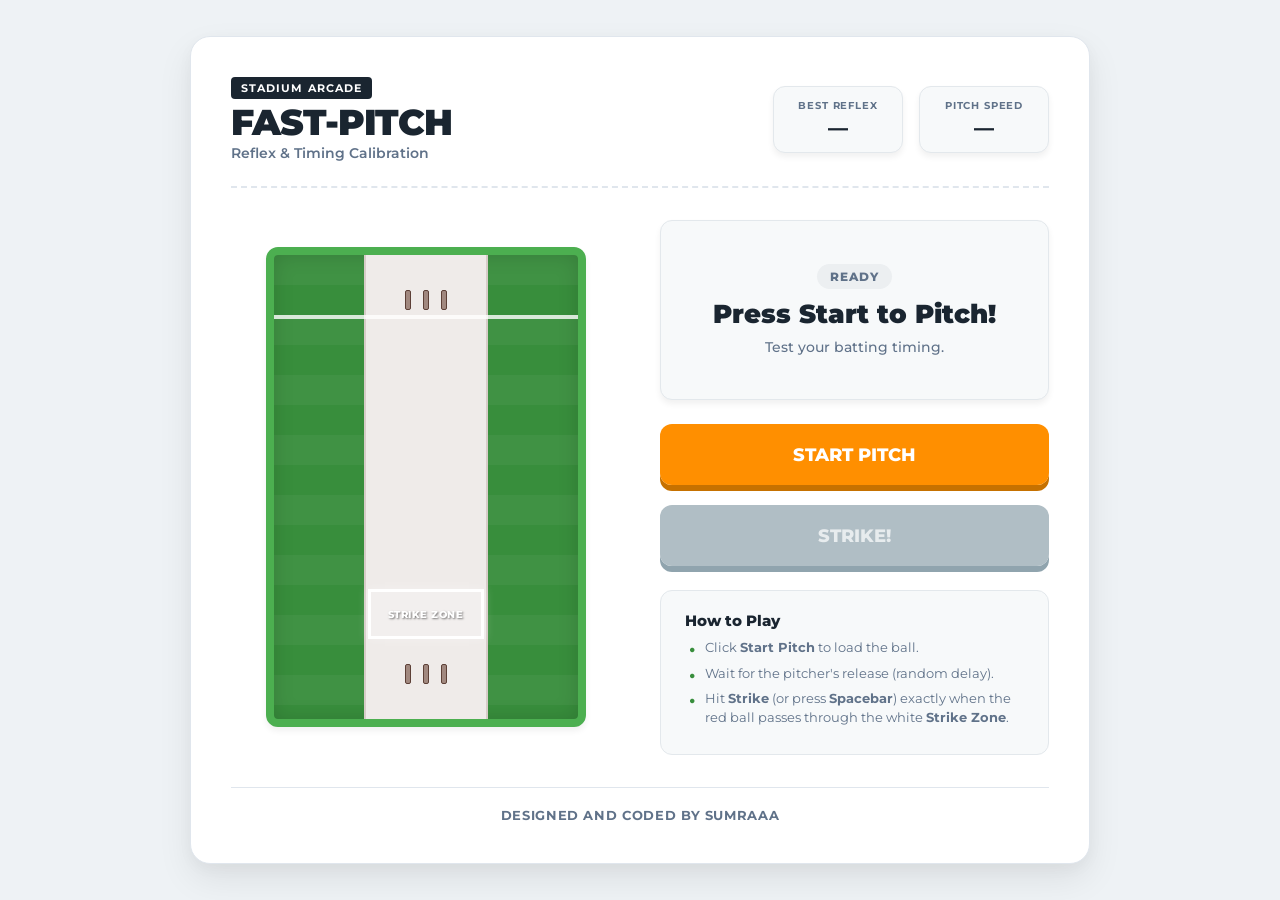
<file: Project-1/index.html>
<!DOCTYPE html>
<html lang="en">

<head>
  <meta charset="UTF-8">
  <meta name="viewport" content="width=device-width, initial-scale=1.0">
  <meta name="description"
    content="Fast-Pitch Reflex Tester: A sports-themed, highly precise reflex tester game designed to measure your pitch reaction times down to the millisecond.">
  <title>Fast-Pitch Reflex Tester</title>

  <!-- Sporty, modern Google Font -->
  <link rel="preconnect" href="https://fonts.googleapis.com">
  <link rel="preconnect" href="https://fonts.gstatic.com" crossorigin>
  <link href="https://fonts.googleapis.com/css2?family=Montserrat:wght@400;600;700;900&display=swap" rel="stylesheet">

  <!-- CSS Stylesheet -->
  <link rel="stylesheet" href="style.css">
</head>

<body>

  <div class="app-container">
    <header class="app-header">
      <div class="logo-area">
        <span class="badge">STADIUM ARCADE</span>
        <h1>FAST-PITCH</h1>
        <p class="subtitle">Reflex & Timing Calibration</p>
      </div>

      <!-- Stats Dashboard -->
      <div class="dashboard">
        <div class="stat-card">
          <span class="stat-label">BEST REFLEX</span>
          <span id="bestReflex" class="stat-value">—</span>
        </div>
        <div class="stat-card">
          <span class="stat-label">PITCH SPEED</span>
          <span id="pitchSpeed" class="stat-value">—</span>
        </div>
      </div>
    </header>

    <main class="game-layout">
      <!-- Game Pitch Arena -->
      <div class="pitch-container">
        <div class="pitch" id="pitch">
          <!-- Pitch Markings -->
          <div class="pitch-line pitch-line-top"></div>

          <!-- Stumps / Wickets decoration -->
          <div class="wickets top-wickets">
            <span class="stump"></span>
            <span class="stump"></span>
            <span class="stump"></span>
          </div>

          <!-- The Ball (will be animated in JS) -->
          <div class="ball" id="ball">
            <div class="ball-seam"></div>
          </div>

          <!-- Target Crease Zone -->
          <div class="crease-zone" id="creaseZone">
            <span class="crease-label">STRIKE ZONE</span>
          </div>

          <div class="wickets bottom-wickets">
            <span class="stump"></span>
            <span class="stump"></span>
            <span class="stump"></span>
          </div>
        </div>
      </div>

      <!-- Controls and Feedback Section -->
      <div class="sidebar">
        <!-- Feedback Display Panel -->
        <div class="feedback-panel" id="feedbackPanel">
          <span class="status-indicator" id="statusIndicator">READY</span>
          <h2 class="feedback-text" id="feedbackText">Press Start to Pitch!</h2>
          <span class="sub-feedback" id="subFeedback">Test your batting timing.</span>
        </div>

        <div class="controls">
          <button id="startBtn" class="btn btn-start">
            <span class="btn-face">START PITCH</span>
          </button>

          <button id="strikeBtn" class="btn btn-strike" disabled>
            <span class="btn-face">STRIKE!</span>
          </button>
        </div>

        <div class="instructions">
          <h3>How to Play</h3>
          <ul>
            <li>Click <strong>Start Pitch</strong> to load the ball.</li>
            <li>Wait for the pitcher's release (random delay).</li>
            <li>Hit <strong>Strike</strong> (or press <strong>Spacebar</strong>) exactly when the red ball passes
              through the white <strong>Strike Zone</strong>.</li>
          </ul>
        </div>
      </div>
    </main>

    <footer class="app-footer">
      <p>Designed and coded by Sumraaa</p>
    </footer>
  </div>

  <!-- Game Logic -->
  <script src="script.js"></script>
</body>

</html>
</file>
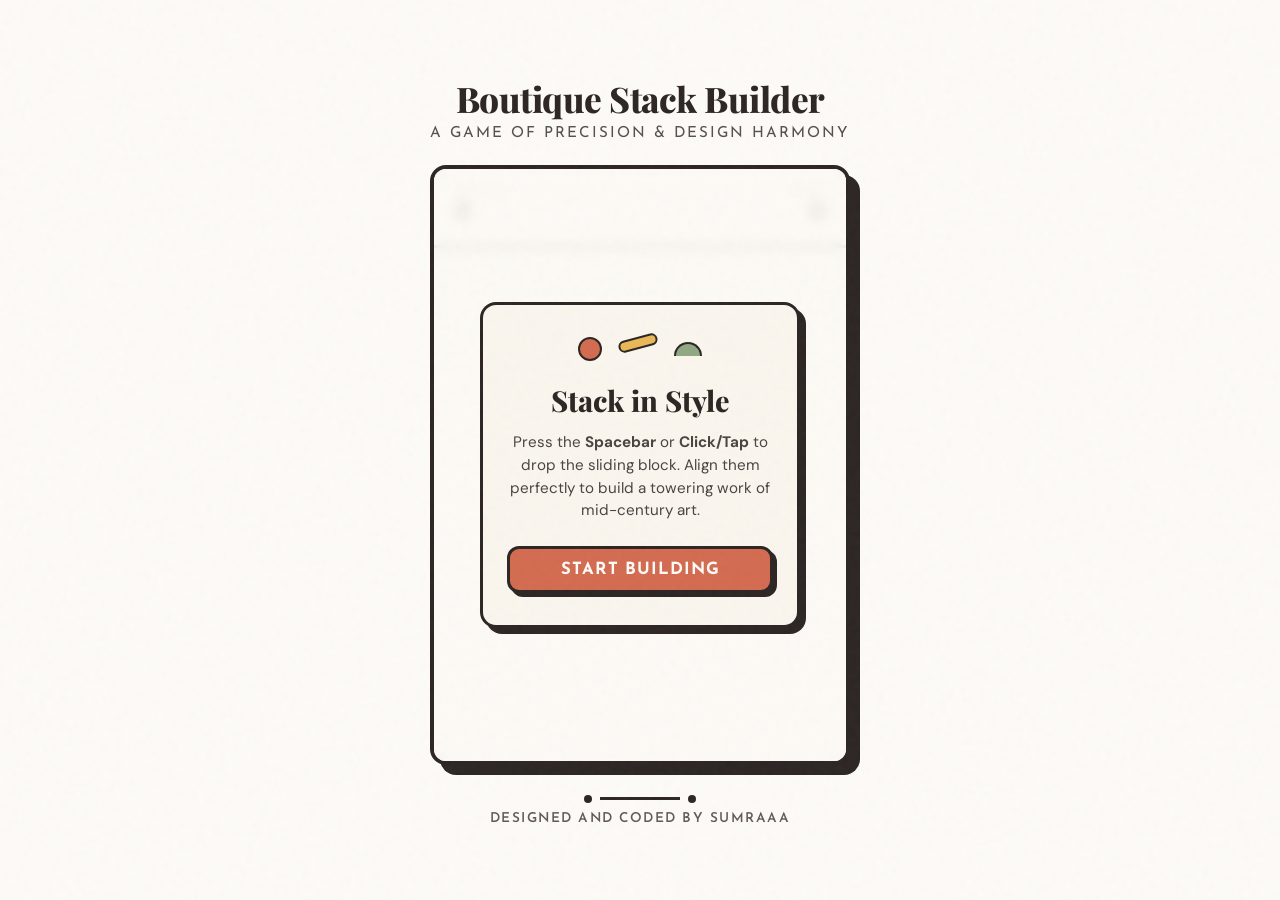
<file: Project-2/index.html>
<!DOCTYPE html>
<html lang="en">
<head>
  <meta charset="UTF-8">
  <meta name="viewport" content="width=device-width, initial-scale=1.0">
  <title>Boutique Stack Builder</title>
  <link rel="preconnect" href="https://fonts.googleapis.com">
  <link rel="preconnect" href="https://fonts.gstatic.com" crossorigin>
  <link href="https://fonts.googleapis.com/css2?family=DM+Sans:ital,opsz,wght@0,9..40,400;0,9..40,600;0,9..40,800;1,9..40,400&family=Josefin+Sans:wght@300;400;600;700&family=Playfair+Display:ital,wght@0,600;0,800;1,600&display=swap" rel="stylesheet">
  <link rel="stylesheet" href="style.css">
</head>
<body>
  <!-- Grainy retro noise overlay -->
  <div class="noise-overlay"></div>

  <div class="app-wrapper">
    <header class="app-header">
      <h1 class="brand-title">Boutique Stack Builder</h1>
      <p class="brand-subtitle">A game of precision & design harmony</p>
    </header>

    <main class="game-container" id="gameContainer" tabindex="0">
      <!-- Game HUD -->
      <div class="hud">
        <div class="score-card">
          <span class="hud-label">height</span>
          <span class="hud-value" id="currentScore">0</span>
        </div>
        <div class="combo-badge" id="comboBadge">
          <span id="comboText">PERFECT x0</span>
        </div>
        <div class="score-card best-score-card">
          <span class="hud-label">best</span>
          <span class="hud-value" id="bestScore">0</span>
        </div>
      </div>

      <!-- Play Area / Tower Wrapper -->
      <div class="play-area" id="playArea">
        <div class="tower-container" id="towerContainer">
          <!-- Blocks will be dynamically generated here -->
        </div>
        <!-- Perfect alignment success flash/overlay effect -->
        <div class="flash-effect" id="flashEffect"></div>
      </div>

      <!-- Screen Overlays -->
      <div class="screen-overlay active" id="startScreen">
        <div class="overlay-content">
          <div class="decorative-shapes">
            <span class="shape circle"></span>
            <span class="shape stripe"></span>
            <span class="shape semi"></span>
          </div>
          <h2 class="overlay-title">Stack in Style</h2>
          <p class="overlay-description">
            Press the <strong>Spacebar</strong> or <strong>Click/Tap</strong> to drop the sliding block. Align them perfectly to build a towering work of mid-century art.
          </p>
          <button class="btn btn-primary" id="startButton">Start Building</button>
        </div>
      </div>

      <div class="screen-overlay" id="gameOverScreen">
        <div class="overlay-content">
          <h2 class="overlay-title">Tower Collapsed</h2>
          <div class="results-display">
            <div class="result-item">
              <span class="result-label">Final Height</span>
              <span class="result-value" id="finalScore">0</span>
            </div>
            <div class="result-item">
              <span class="result-label">Peak Combo</span>
              <span class="result-value" id="peakCombo">0</span>
            </div>
          </div>
          <button class="btn btn-primary" id="restartButton">Build Anew</button>
        </div>
      </div>
    </main>

    <footer class="app-footer">
      <div class="footer-decor"></div>
      <p class="signature">Designed and coded by Sumraaa</p>
    </footer>
  </div>

  <script src="script.js"></script>
</body>
</html>
</file>
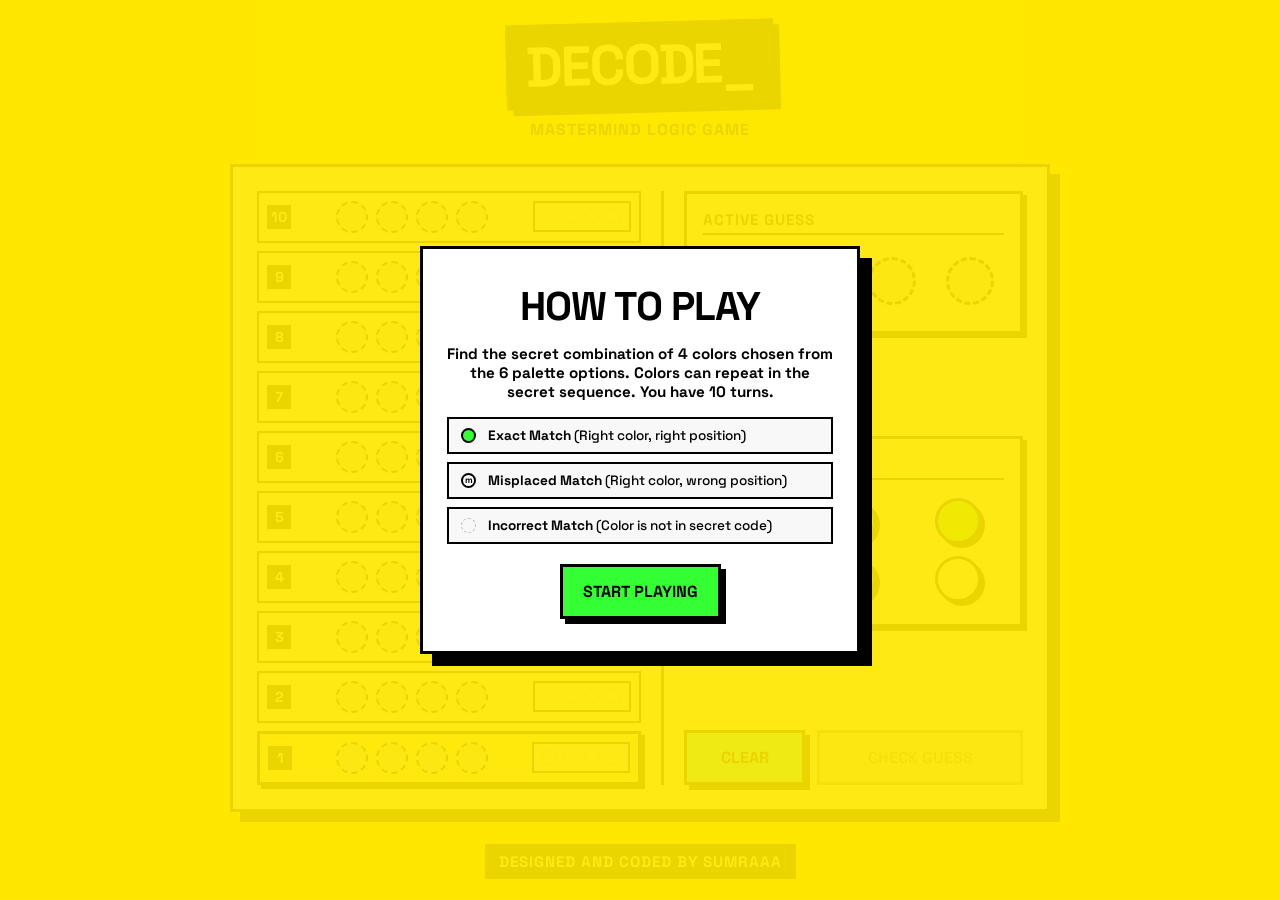
<file: Project-3/index.html>
<!DOCTYPE html>
<html lang="en">
<head>
  <meta charset="UTF-8">
  <meta name="viewport" content="width=device-width, initial-scale=1.0">
  <title>Neo-Brutalist Code Breaker</title>
  <link rel="preconnect" href="https://fonts.googleapis.com">
  <link rel="preconnect" href="https://fonts.gstatic.com" crossorigin>
  <link href="https://fonts.googleapis.com/css2?family=Space+Grotesk:wght@500;700;800&display=swap" rel="stylesheet">
  <link rel="stylesheet" href="style.css">
</head>
<body>

  <div class="app-wrapper">
    <header class="game-header">
      <h1 class="logo-text">DECODE_</h1>
      <p class="logo-sub">Mastermind Logic Game</p>
    </header>

    <main class="main-card">
      <section class="game-board">
        <!-- 10 rows of history -->
        <div class="history-grid" id="historyGrid">
          <!-- Dynamically generated rows -->
        </div>
      </section>

      <section class="control-panel">
        <div class="panel-section active-guess-box">
          <h3 class="section-title">ACTIVE GUESS</h3>
          <div class="active-row" id="activeRow">
            <div class="slot empty" data-index="0"></div>
            <div class="slot empty" data-index="1"></div>
            <div class="slot empty" data-index="2"></div>
            <div class="slot empty" data-index="3"></div>
          </div>
        </div>

        <div class="panel-section palette-box">
          <h3 class="section-title">COLOR PALETTE</h3>
          <div class="color-palette" id="colorPalette">
            <!-- 6 colors generated dynamically or statically -->
            <button class="palette-color" data-color="#FF3366" style="background-color: #FF3366;"></button>
            <button class="palette-color" data-color="#33FFFF" style="background-color: #33FFFF;"></button>
            <button class="palette-color" data-color="#33FF33" style="background-color: #33FF33;"></button>
            <button class="palette-color" data-color="#FF6600" style="background-color: #FF6600;"></button>
            <button class="palette-color" data-color="#9933FF" style="background-color: #9933FF;"></button>
            <button class="palette-color" data-color="#FFFFFF" style="background-color: #FFFFFF;"></button>
          </div>
        </div>

        <div class="action-buttons">
          <button class="btn btn-action btn-clear" id="clearBtn">CLEAR</button>
          <button class="btn btn-primary btn-check" id="checkBtn" disabled>CHECK GUESS</button>
        </div>
      </section>
    </main>

    <!-- Modal for game over / win states -->
    <div class="overlay" id="statusOverlay">
      <div class="modal-card">
        <h2 class="modal-title" id="modalTitle">YOU WIN!</h2>
        <p class="modal-text" id="modalText">You cracked the code in 5 turns.</p>
        
        <div class="secret-reveal-container">
          <span class="reveal-label">SECRET CODE:</span>
          <div class="secret-row" id="secretRevealRow">
            <!-- secret code pegs revealed here -->
          </div>
        </div>

        <button class="btn btn-primary btn-play-again" id="playAgainBtn">PLAY AGAIN</button>
      </div>
    </div>

    <!-- Help Modal (How to Play) -->
    <div class="overlay active" id="helpOverlay">
      <div class="modal-card help-modal-card">
        <h2 class="modal-title" style="color: var(--charcoal);">HOW TO PLAY</h2>
        <p class="modal-text" style="font-size: 0.95rem; margin-bottom: 16px;">
          Find the secret combination of 4 colors chosen from the 6 palette options. Colors can repeat in the secret sequence. You have 10 turns.
        </p>
        
        <div class="help-legend">
          <div class="legend-item">
            <span class="feedback-dot exact"></span>
            <span class="legend-text"><strong>Exact Match</strong> (Right color, right position)</span>
          </div>
          <div class="legend-item">
            <span class="feedback-dot partial">m</span>
            <span class="legend-text"><strong>Misplaced Match</strong> (Right color, wrong position)</span>
          </div>
          <div class="legend-item">
            <span class="feedback-dot empty"></span>
            <span class="legend-text"><strong>Incorrect Match</strong> (Color is not in secret code)</span>
          </div>
        </div>

        <button class="btn btn-primary btn-play-again" id="closeHelpBtn">START PLAYING</button>
      </div>
    </div>

    <footer class="app-footer">
      <p class="signature">Designed and coded by Sumraaa</p>
    </footer>
  </div>

  <script src="script.js"></script>
</body>
</html>
</file>
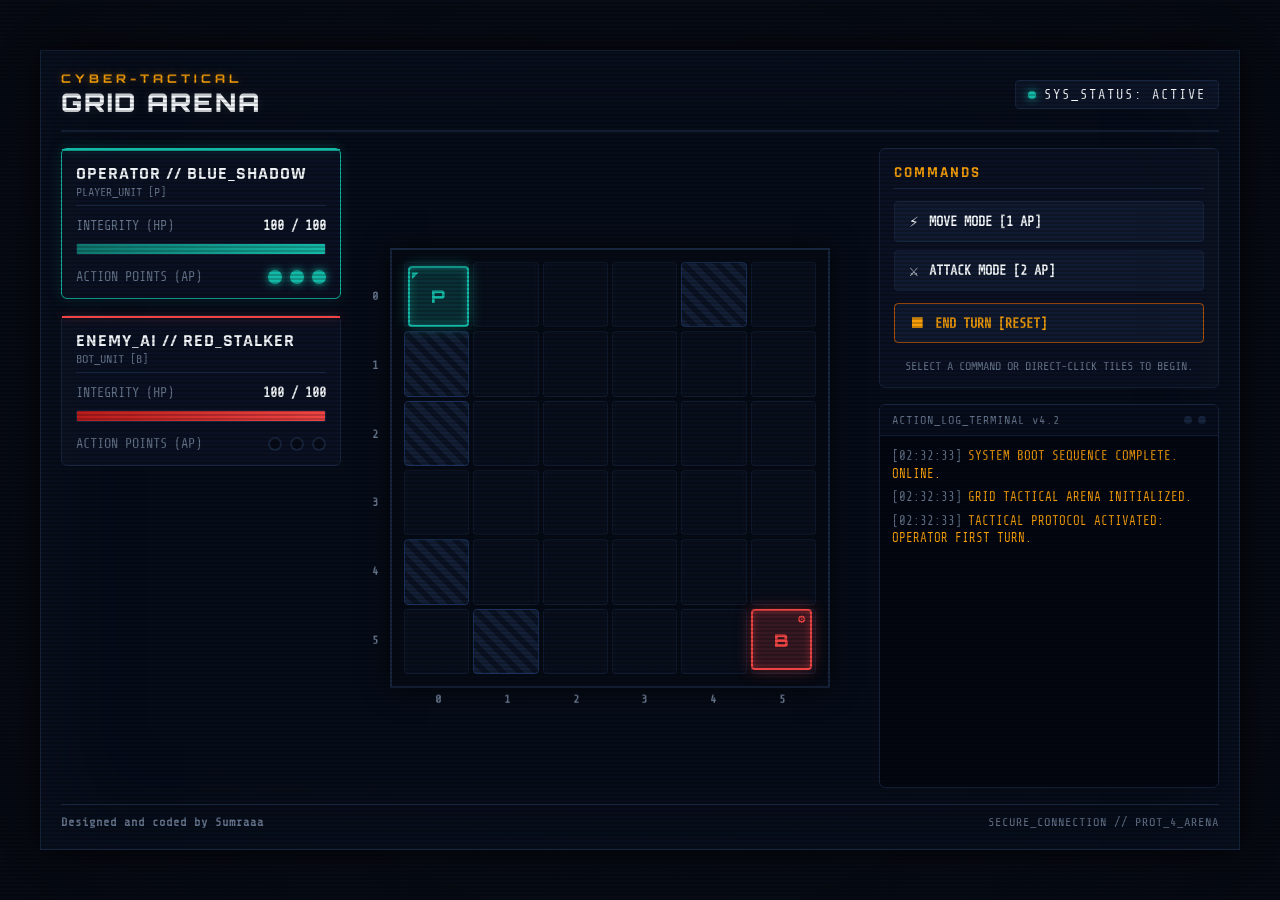
<file: Project-4/index.html>
<!DOCTYPE html>
<html lang="en">
<head>
  <meta charset="UTF-8">
  <meta name="viewport" content="width=device-width, initial-scale=1.0">
  <title>Cyber-Tactical Grid Arena</title>
  <!-- Google Fonts for Tactical Terminal look -->
  <link rel="preconnect" href="https://fonts.googleapis.com">
  <link rel="preconnect" href="https://fonts.gstatic.com" crossorigin>
  <link href="https://fonts.googleapis.com/css2?family=Orbitron:wght@400;600;800;900&family=Share+Tech+Mono&family=Rajdhani:wght@500;700&display=swap" rel="stylesheet">
  <link rel="stylesheet" href="style.css">
</head>
<body>
  <!-- Scanline & Ambient Overlay for Retro-Cyber Aesthetic -->
  <div class="scanlines"></div>
  <div class="grid-overlay"></div>

  <div class="app-container">
    <!-- Header Area -->
    <header class="game-header">
      <div class="header-logo">
        <span class="logo-accent">CYBER-TACTICAL</span>
        <span class="logo-title">GRID ARENA</span>
      </div>
      <div class="system-status">
        <span class="status-indicator online"></span>
        <span class="status-text">SYS_STATUS: ACTIVE</span>
      </div>
    </header>

    <!-- Main Dashboard Grid -->
    <main class="dashboard">
      <!-- Left Column: Status HUDs -->
      <section class="hud-panel">
        <!-- Player HUD -->
        <div class="hud-card player-hud" id="player-hud-card">
          <div class="hud-header">
            <div class="hud-label">OPERATOR // BLUE_SHADOW</div>
            <div class="hud-faction">PLAYER_UNIT [P]</div>
          </div>
          <div class="hud-body">
            <div class="stat-row">
              <span class="stat-name">INTEGRITY (HP)</span>
              <span class="stat-value" id="player-hp-text">100 / 100</span>
            </div>
            <div class="hp-bar-container">
              <div class="hp-bar-fill player-hp-fill" id="player-hp-bar" style="width: 100%;"></div>
            </div>
            <div class="stat-row ap-row">
              <span class="stat-name">ACTION POINTS (AP)</span>
              <div class="ap-nodes" id="player-ap-nodes">
                <span class="ap-node active"></span>
                <span class="ap-node active"></span>
                <span class="ap-node active"></span>
              </div>
            </div>
          </div>
        </div>

        <!-- Bot HUD -->
        <div class="hud-card bot-hud" id="bot-hud-card">
          <div class="hud-header">
            <div class="hud-label">ENEMY_AI // RED_STALKER</div>
            <div class="hud-faction">BOT_UNIT [B]</div>
          </div>
          <div class="hud-body">
            <div class="stat-row">
              <span class="stat-name">INTEGRITY (HP)</span>
              <span class="stat-value" id="bot-hp-text">100 / 100</span>
            </div>
            <div class="hp-bar-container">
              <div class="hp-bar-fill bot-hp-fill" id="bot-hp-bar" style="width: 100%;"></div>
            </div>
            <div class="stat-row ap-row">
              <span class="stat-name">ACTION POINTS (AP)</span>
              <div class="ap-nodes" id="bot-ap-nodes">
                <span class="ap-node"></span>
                <span class="ap-node"></span>
                <span class="ap-node"></span>
              </div>
            </div>
          </div>
        </div>
      </section>

      <!-- Center Column: The Tactical Grid -->
      <section class="grid-panel">
        <div class="grid-wrapper">
          <!-- Grid coords overlay -->
          <div class="grid-coords-y">
            <span>0</span><span>1</span><span>2</span><span>3</span><span>4</span><span>5</span>
          </div>
          <div class="grid-coords-x">
            <span>0</span><span>1</span><span>2</span><span>3</span><span>4</span><span>5</span>
          </div>
          <!-- 6x6 Grid Container -->
          <div class="arena-grid" id="arena-grid">
            <!-- Dynamic cells and tokens will be injected by JavaScript -->
          </div>
        </div>
      </section>

      <!-- Right Column: Controls & System Terminal -->
      <section class="control-panel">
        <!-- Action Buttons -->
        <div class="actions-card">
          <div class="card-title">COMMANDS</div>
          <div class="action-buttons">
            <button class="btn btn-move" id="btn-move">
              <span class="btn-icon">⚡</span>
              <span class="btn-label">MOVE MODE [1 AP]</span>
            </button>
            <button class="btn btn-attack" id="btn-attack">
              <span class="btn-icon">⚔️</span>
              <span class="btn-label">ATTACK MODE [2 AP]</span>
            </button>
            <button class="btn btn-end-turn" id="btn-end-turn">
              <span class="btn-icon">⏹</span>
              <span class="btn-label">END TURN [RESET]</span>
            </button>
          </div>
          <div class="action-helper" id="action-helper">
            SELECT A COMMAND TO BEGIN ACTION PROTOCOL.
          </div>
        </div>

        <!-- Terminal System Logs -->
        <div class="terminal-card">
          <div class="terminal-header">
            <div class="terminal-title">ACTION_LOG_TERMINAL v4.2</div>
            <div class="terminal-actions">
              <span class="terminal-dot"></span>
              <span class="terminal-dot"></span>
            </div>
          </div>
          <div class="terminal-logs" id="terminal-logs">
            <!-- Dynamic terminal entries will be appended here -->
          </div>
        </div>
      </section>
    </main>

    <!-- Game Over overlay modal -->
    <div class="modal-overlay hidden" id="game-over-modal">
      <div class="modal-content">
        <div class="modal-glitch-title" id="winner-title">DEPLOYMENT COMPLETED</div>
        <div class="modal-subtitle" id="winner-subtitle">OPERATOR SECURED VICTORY</div>
        <div class="modal-stats">
          <p>FINAL COMBAT METRICS ANALYZED</p>
          <div class="stat-metric">
            <span>OPERATOR HP:</span>
            <span id="end-player-hp">100%</span>
          </div>
          <div class="stat-metric">
            <span>ENEMY AI HP:</span>
            <span id="end-bot-hp">0%</span>
          </div>
        </div>
        <button class="btn-deploy-again" id="btn-restart">
          RE-DEPLOY UNIT (RESET)
        </button>
      </div>
    </div>

    <!-- Footer Signature (STRICT RULE: "Designed and coded by Sumraaa") -->
    <footer class="game-footer">
      <div class="footer-credit">Designed and coded by Sumraaa</div>
      <div class="footer-serial">SECURE_CONNECTION // PROT_4_ARENA</div>
    </footer>
  </div>

  <script src="script.js"></script>
</body>
</html>
</file>
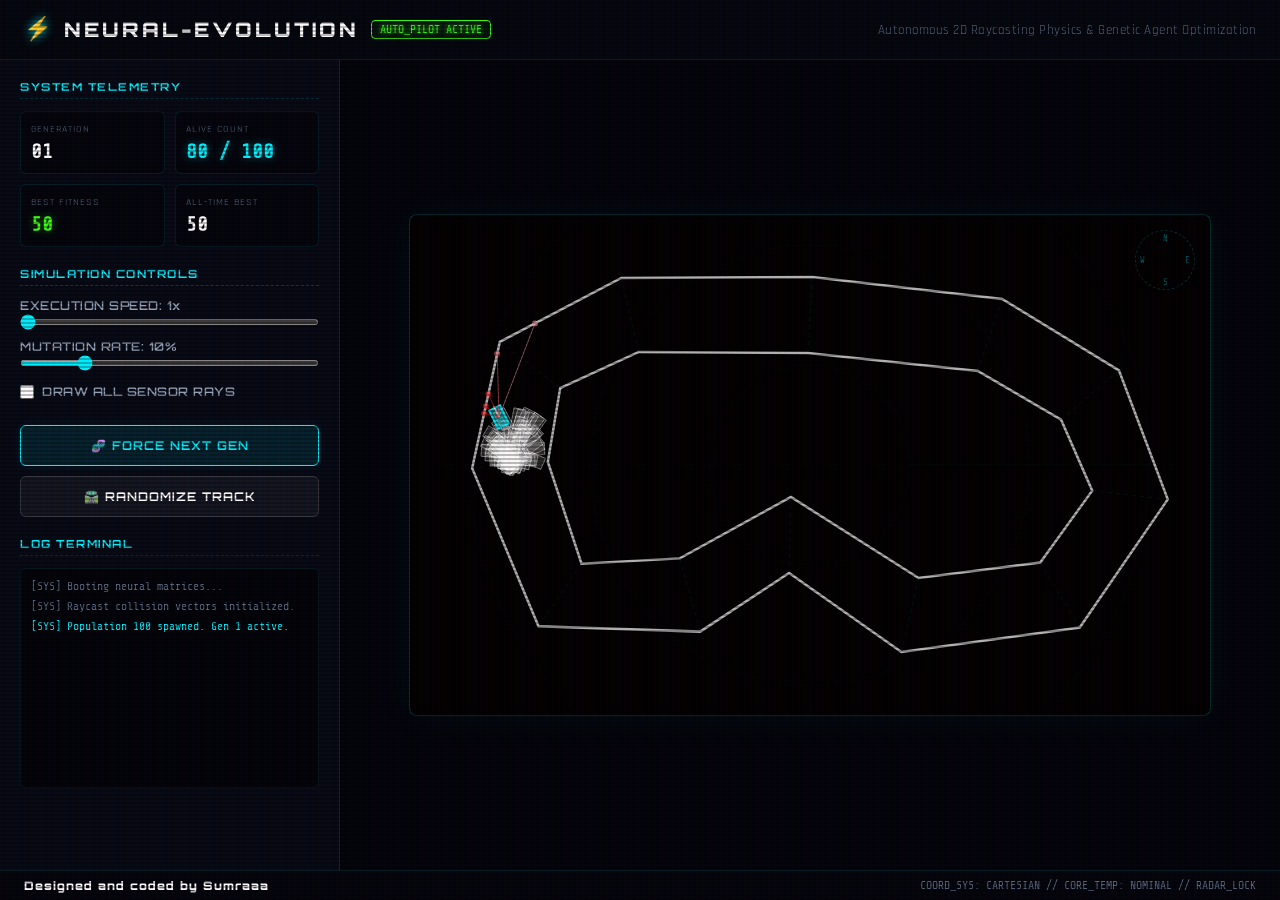
<file: Project-5/index.html>
<!DOCTYPE html>
<html lang="en">

<head>
  <meta charset="UTF-8">
  <meta name="viewport" content="width=device-width, initial-scale=1.0">
  <title>Autonomous Neural-Evolution Simulator</title>
  <!-- High-tech typography -->
  <link rel="preconnect" href="https://fonts.googleapis.com">
  <link rel="preconnect" href="https://fonts.gstatic.com" crossorigin>
  <link
    href="https://fonts.googleapis.com/css2?family=Orbitron:wght@400;600;800;900&family=Rajdhani:wght@500;600;700&family=Share+Tech+Mono&display=swap"
    rel="stylesheet">
  <link rel="stylesheet" href="style.css">
</head>

<body>
  <!-- Radar sweeping scan line effect -->
  <div class="scanlines"></div>

  <div class="app-container">
    <!-- Telemetry Header -->
    <header class="telemetry-header">
      <div class="brand">
        <span class="brand-icon">⚡</span>
        <h1>NEURAL-EVOLUTION</h1>
        <span class="status-badge">AUTO_PILOT ACTIVE</span>
      </div>
      <p class="subtitle">Autonomous 2D Raycasting Physics & Genetic Agent Optimization</p>
    </header>

    <!-- Main Workspace Layout -->
    <div class="workspace">
      <!-- Sidebar Control Panels -->
      <aside class="control-panel">
        <div class="panel-section">
          <h2 class="section-title">SYSTEM telemetry</h2>
          <div class="hud-grid">
            <div class="hud-card">
              <span class="hud-label">GENERATION</span>
              <span class="hud-value" id="hud-generation">01</span>
            </div>
            <div class="hud-card">
              <span class="hud-label">ALIVE COUNT</span>
              <span class="hud-value highlight-cyan" id="hud-alive">100 / 100</span>
            </div>
            <div class="hud-card">
              <span class="hud-label">BEST FITNESS</span>
              <span class="hud-value highlight-green" id="hud-best-fitness">0</span>
            </div>
            <div class="hud-card">
              <span class="hud-label">ALL-TIME BEST</span>
              <span class="hud-value" id="hud-all-time">0</span>
            </div>
          </div>
        </div>

        <div class="panel-section">
          <h2 class="section-title">SIMULATION CONTROLS</h2>
          <div class="controls-group">
            <!-- Speed controls -->
            <div class="control-item">
              <label for="slider-speed">EXECUTION SPEED: <span id="label-speed">1x</span></label>
              <input type="range" id="slider-speed" min="1" max="10" value="1" step="1">
            </div>

            <!-- Mutation Rate -->
            <div class="control-item">
              <label for="slider-mutation">MUTATION RATE: <span id="label-mutation">10%</span></label>
              <input type="range" id="slider-mutation" min="0" max="0.5" value="0.1" step="0.01">
            </div>

            <!-- Render Toggles -->
            <div class="control-item checkbox-item">
              <input type="checkbox" id="check-all-rays">
              <label for="check-all-rays">DRAW ALL SENSOR RAYS</label>
            </div>

            <!-- Action buttons -->
            <div class="buttons-grid">
              <button class="btn btn-primary" id="btn-restart">
                🧬 FORCE NEXT GEN
              </button>
              <button class="btn btn-secondary" id="btn-new-track">
                🛣️ RANDOMIZE TRACK
              </button>
            </div>
          </div>
        </div>

        <div class="panel-section terminal-section">
          <h2 class="section-title">LOG TERMINAL</h2>
          <div class="terminal-log" id="terminal-log">
            <div class="log-line text-muted">[SYS] Booting neural matrices...</div>
            <div class="log-line text-muted">[SYS] Raycast collision vectors initialized.</div>
            <div class="log-line text-cyan">[SYS] Population 100 spawned. Gen 1 active.</div>
          </div>
        </div>
      </aside>

      <!-- Radar Screen / Simulation Canvas -->
      <main class="simulation-screen">
        <div class="canvas-wrapper">
          <canvas id="simCanvas" width="800" height="500"></canvas>
          <div class="compass-overlay">
            <span class="compass-n">N</span>
            <span class="compass-e">E</span>
            <span class="compass-s">S</span>
            <span class="compass-w">W</span>
          </div>
        </div>
      </main>
    </div>

    <!-- Fixed Footer (Strict Rule) -->
    <footer class="fixed-footer">
      <div class="footer-credit">Designed and coded by Sumraaa</div>
      <div class="footer-diagnostics">COORD_SYS: CARTESIAN // CORE_TEMP: NOMINAL // RADAR_LOCK</div>
    </footer>
  </div>

  <script src="script.js"></script>
</body>

</html>
</file>
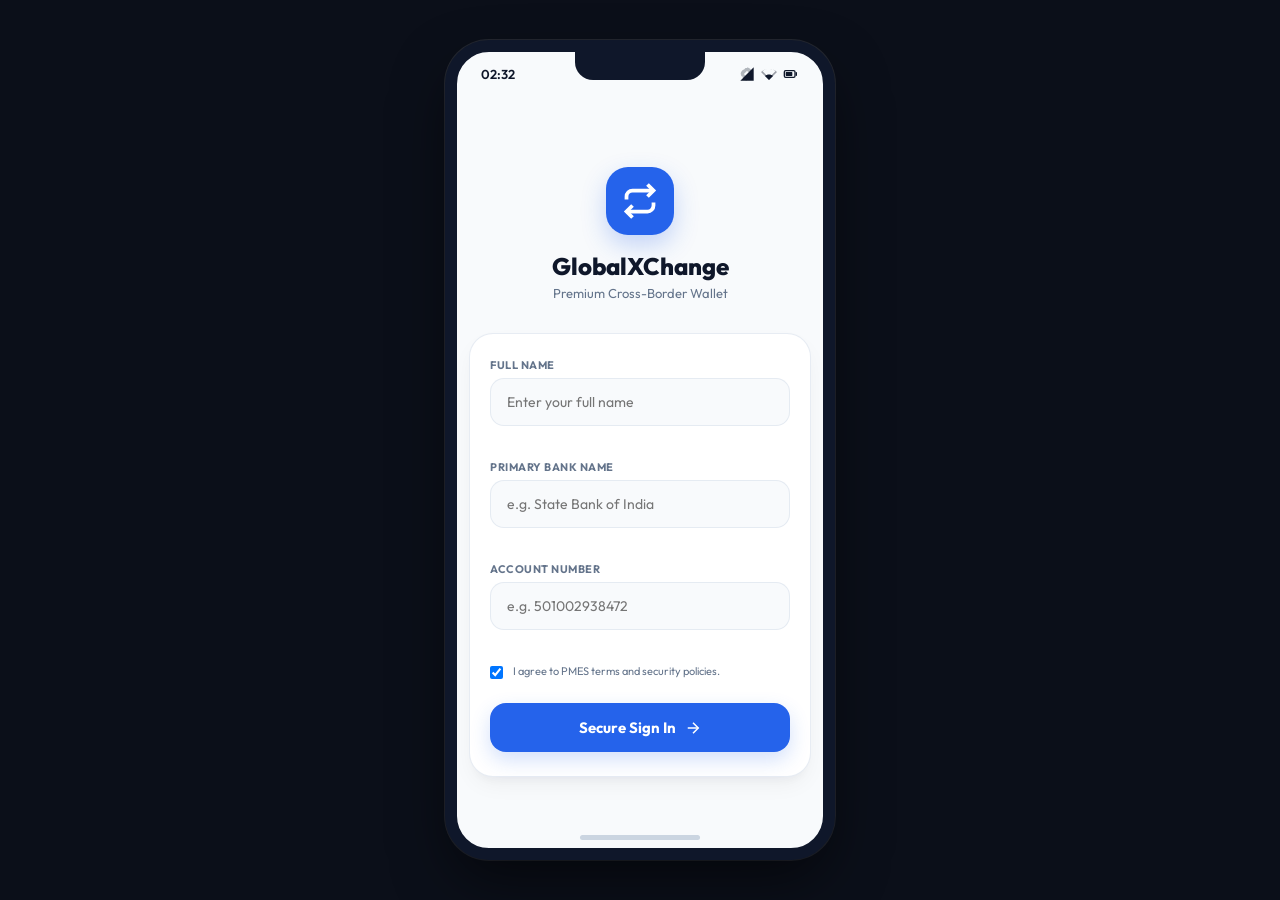
<file: Project-6/index.html>
<!DOCTYPE html>
<html lang="en">
<head>
    <meta charset="UTF-8">
    <meta name="viewport" content="width=device-width, initial-scale=1.0">
    <title>GlobalXChange - Upgraded Cross-Border Payments</title>
    <meta name="description" content="GlobalXChange is a sleek, secure cross-border payment and currency exchange platform. Swap currencies in real-time, link your bank accounts, and track transactions instantly.">
    <meta name="keywords" content="fintech, currency exchange, cross-border payment, global payments, wallet, INR, USD, EUR, GBP">
    <meta name="author" content="PMES">
    <!-- Google Fonts - Outfit -->
    <link rel="preconnect" href="https://fonts.googleapis.com">
    <link rel="preconnect" href="https://fonts.gstatic.com" crossorigin>
    <link href="https://fonts.googleapis.com/css2?family=Outfit:wght@300;400;500;600;700;800&display=swap" rel="stylesheet">
    <link rel="stylesheet" href="style.css">
</head>
<body>
    <!-- Main Phone Bezel Mockup -->
    <div class="phone-frame">
        <!-- Bezel Hardware -->
        <div class="phone-notch"></div>
        
        <!-- Status Bar -->
        <div class="phone-status-bar">
            <span class="status-time" id="status-time">09:41</span>
            <div class="status-icons">
                <svg class="status-icon" viewBox="0 0 24 24" width="16" height="16">
                    <path fill="currentColor" d="M12 3c-1.2 0-2.4.2-3.6.7L18.7 14c.5-1.2.7-2.4.7-3.6c0-4.4-3.6-8-7.4-8zm-9 9c0 1.2.2 2.4.7 3.6L14 5.3c-1.2-.5-2.4-.7-3.6-.7c-4.4 0-8 3.6-8 8.4zm9 9c1.2 0 2.4-.2 3.6-.7L5.3 10c-.5 1.2-.7 2.4-.7 3.6c0 4.4 3.6 8.4 7.4 8.4z" opacity="0.3"/>
                    <path fill="currentColor" d="M2 22h20V2L2 22z"/>
                </svg>
                <svg class="status-icon" viewBox="0 0 24 24" width="16" height="16">
                    <path fill="currentColor" d="M12 21l-12-12c2.9-2.9 6.8-4.5 12-4.5s9.1 1.6 12 4.5l-12 12zm0-16.5c-4.1 0-7.3 1.2-9.6 3.4l9.6 9.6 9.6-9.6c-2.3-2.2-5.5-3.4-9.6-3.4z" opacity="0.4"/>
                    <path fill="currentColor" d="M12 21l-6-6c1.5-1.5 3.5-2.3 6-2.3s4.5.8 6 2.3l-6 6z"/>
                </svg>
                <svg class="status-icon" viewBox="0 0 24 24" width="18" height="18">
                    <rect x="2" y="7" width="16" height="10" rx="2" fill="none" stroke="currentColor" stroke-width="2"/>
                    <rect x="4" y="9" width="10" height="6" rx="1" fill="currentColor"/>
                    <path d="M20 10v4" stroke="currentColor" stroke-width="2" stroke-linecap="round"/>
                </svg>
            </div>
        </div>

        <!-- Notification Toast Popup -->
        <div id="notification-toast" class="notification-toast hidden">
            <div class="toast-content">
                <span class="toast-icon">✓</span>
                <span class="toast-message" id="toast-message">Success!</span>
            </div>
        </div>

        <!-- ==================== SCREEN 0: LOGIN ==================== -->
        <div id="screen-login" class="app-page login-page active">
            <div class="login-logo-container">
                <div class="logo-box">
                    <svg viewBox="0 0 24 24" width="36" height="36" fill="none" stroke="currentColor" stroke-width="2.5">
                        <polyline points="17 1 21 5 17 9"></polyline>
                        <path d="M3 11V9a4 4 0 0 1 4-4h14M7 23 3 19 7 15"></path>
                        <path d="M21 13v2a4 4 0 0 1-4 4H3"></path>
                    </svg>
                </div>
                <h2>GlobalXChange</h2>
                <p>Premium Cross-Border Wallet</p>
            </div>

            <form id="login-form" class="login-form">
                <div class="input-group">
                    <label for="login-name">Full Name</label>
                    <input type="text" id="login-name" placeholder="Enter your full name" required>
                </div>

                <div class="input-group">
                    <label for="login-bank">Primary Bank Name</label>
                    <input type="text" id="login-bank" placeholder="e.g. State Bank of India" required>
                </div>

                <div class="input-group">
                    <label for="login-account">Account Number</label>
                    <input type="text" id="login-account" placeholder="e.g. 501002938472" pattern="\d{8,18}" title="Please enter a valid 8-18 digit account number" required>
                </div>

                <div class="login-terms">
                    <input type="checkbox" id="login-agree" required checked>
                    <label for="login-agree">I agree to PMES terms and security policies.</label>
                </div>

                <button type="submit" class="primary-btn btn-full">
                    <span>Secure Sign In</span>
                    <svg viewBox="0 0 24 24" width="18" height="18" fill="none" stroke="currentColor" stroke-width="2">
                        <line x1="5" y1="12" x2="19" y2="12"></line>
                        <polyline points="12 5 19 12 12 19"></polyline>
                    </svg>
                </button>
            </form>
        </div>

        <!-- ==================== HEADER BAR (Dashboard & Main pages) ==================== -->
        <div id="app-header-bar" class="app-header-bar hidden">
            <!-- Hamburger menu button -->
            <button class="header-menu-btn" id="btn-hamburger" aria-label="Open side drawer">
                <svg viewBox="0 0 24 24" width="24" height="24" fill="none" stroke="currentColor" stroke-width="2.5">
                    <line x1="3" y1="12" x2="21" y2="12"></line>
                    <line x1="3" y1="6" x2="21" y2="6"></line>
                    <line x1="3" y1="18" x2="21" y2="18"></line>
                </svg>
            </button>
            
            <div class="header-logo-text">GlobalXChange</div>
            
            <div class="header-right-actions">
                <!-- Clickable Notification Bell -->
                <div class="notification-btn" id="btn-notification-bell">
                    <span class="bell-badge" id="bell-badge-indicator"></span>
                    <svg viewBox="0 0 24 24" width="22" height="22" fill="none" stroke="currentColor" stroke-width="2">
                        <path d="M18 8A6 6 0 0 0 6 8c0 7-3 9-3 9h18s-3-2-3-9M13.73 21a2 2 0 0 1-3.46 0"></path>
                    </svg>
                </div>
                <!-- Profile thumbnail -->
                <img src="data:image/svg+xml;utf8,<svg xmlns='http://www.w3.org/2000/svg' viewBox='0 0 100 100'><circle cx='50' cy='50' r='48' fill='%232563eb'/><text x='50' y='60' font-size='32' font-family='sans-serif' font-weight='bold' fill='white' text-anchor='middle'>U</text></svg>" alt="Avatar" class="user-avatar" id="header-avatar-btn">
            </div>

            <!-- Notifications drop-down panel -->
            <div id="notifications-dropdown" class="notifications-dropdown hidden">
                <div class="dropdown-header">
                    <h4>Notifications</h4>
                    <button class="clear-search-btn" id="btn-clear-notifications">Clear All</button>
                </div>
                <div class="notifications-list" id="notifications-list-container">
                    <!-- Notifications populated dynamically in JS -->
                </div>
            </div>
        </div>

        <!-- Main screen view content box -->
        <div class="app-screen hidden" id="app-screen-container">

            <!-- ==================== SCREEN 1: DASHBOARD ==================== -->
            <section id="screen-dashboard" class="app-page active">
                <div class="dashboard-greeting-bar">
                    <span class="greeting-sub">Welcome back,</span>
                    <h1 class="greeting-title" id="dashboard-user-name">User</h1>
                </div>

                <!-- Balance Card (With Currency Conversion Toggle selector) -->
                <div class="wallet-card">
                    <div class="wallet-background-glow"></div>
                    <div class="wallet-card-header">
                        <span class="wallet-label">Wallet Valuation</span>
                        <!-- Currency Selector Dropdown Toggle -->
                        <div class="balance-currency-selector">
                            <span class="selected-val-cur" id="selected-balance-currency">INR</span>
                            <svg class="chevron-down" viewBox="0 0 24 24" width="10" height="10" fill="none" stroke="currentColor" stroke-width="3">
                                <polyline points="6 9 12 15 18 9"></polyline>
                            </svg>
                            <select id="select-val-currency-hidden" class="hidden-select-trigger">
                                <!-- Populated dynamically from 40+ currencies in JS -->
                            </select>
                        </div>
                    </div>
                    <div class="wallet-balance-row">
                        <span class="currency-symbol" id="dashboard-balance-symbol">₹</span>
                        <span class="balance-amount" id="inr-balance-display">1,50,000.00</span>
                        <span class="currency-code" id="dashboard-balance-code">INR</span>
                    </div>

                    <div class="wallet-stats">
                        <div class="stat-item">
                            <div class="stat-icon-wrapper income">
                                <svg viewBox="0 0 24 24" width="16" height="16" fill="none" stroke="currentColor" stroke-width="2.5">
                                    <line x1="12" y1="19" x2="12" y2="5"></line>
                                    <polyline points="5 12 12 5 19 12"></polyline>
                                </svg>
                            </div>
                            <div>
                                <span class="stat-label">Inflow</span>
                                <p class="stat-value text-green" id="inflow-display">+₹50,000.00</p>
                            </div>
                        </div>
                        <div class="stat-divider"></div>
                        <div class="stat-item">
                            <div class="stat-icon-wrapper expense">
                                <svg viewBox="0 0 24 24" width="16" height="16" fill="none" stroke="currentColor" stroke-width="2.5">
                                    <line x1="12" y1="5" x2="12" y2="19"></line>
                                    <polyline points="19 12 12 19 5 12"></polyline>
                                </svg>
                            </div>
                            <div>
                                <span class="stat-label">Outflow</span>
                                <p class="stat-value text-slate" id="outflow-display">-₹12,845.00</p>
                            </div>
                        </div>
                    </div>
                </div>

                <!-- Send to Contacts Bar (Feature 9) -->
                <div class="contacts-bar-section">
                    <h2 class="section-title">Send to Contacts</h2>
                    <div class="contacts-scroll-row" id="contacts-scroll-container">
                        <!-- Contacts dynamically loaded in JS -->
                    </div>
                </div>

                <!-- Quick Action Grid -->
                <div class="quick-actions-section">
                    <div class="actions-grid">
                        <button class="action-btn" id="btn-deposit-money">
                            <div class="action-icon deposit-bg">
                                <svg viewBox="0 0 24 24" width="22" height="22" fill="none" stroke="currentColor" stroke-width="2">
                                    <line x1="12" y1="5" x2="12" y2="19"></line>
                                    <line x1="5" y1="12" x2="19" y2="12"></line>
                                </svg>
                            </div>
                            <span class="action-label">Add Money</span>
                        </button>
                        <button class="action-btn" id="btn-send-money">
                            <div class="action-icon send-bg">
                                <svg viewBox="0 0 24 24" width="22" height="22" fill="none" stroke="currentColor" stroke-width="2">
                                    <line x1="22" y1="2" x2="11" y2="13"></line>
                                    <polygon points="22 2 15 22 11 13 2 9 22 2"></polygon>
                                </svg>
                            </div>
                            <span class="action-label">Send Money</span>
                        </button>
                        <button class="action-btn" id="btn-nav-exchange">
                            <div class="action-icon exchange-bg">
                                <svg viewBox="0 0 24 24" width="22" height="22" fill="none" stroke="currentColor" stroke-width="2">
                                    <polyline points="17 1 21 5 17 9"></polyline>
                                    <path d="M3 11V9a4 4 0 0 1 4-4h14M7 23 3 19 7 15"></path>
                                    <path d="M21 13v2a4 4 0 0 1-4 4H3"></path>
                                </svg>
                            </div>
                            <span class="action-label">Exchange</span>
                        </button>
                        <button class="action-btn" id="btn-nav-bank">
                            <div class="action-icon bank-bg">
                                <svg viewBox="0 0 24 24" width="22" height="22" fill="none" stroke="currentColor" stroke-width="2">
                                    <rect x="3" y="11" width="18" height="11" rx="2"></rect>
                                    <path d="M12 2 2 7v4h20V7L12 2zM12 11v11M6 11v11M18 11v11"></path>
                                </svg>
                            </div>
                            <span class="action-label">Linked Banks</span>
                        </button>
                    </div>
                </div>

                <!-- Live FX Interactive Widget (Feature 4) -->
                <div class="ticker-section live-fx-widget">
                    <div class="section-header">
                        <h2 class="section-title">Live FX Interactive</h2>
                        <span class="live-indicator">
                            <span class="live-dot animate-pulse"></span> Dynamic
                        </span>
                    </div>

                    <!-- Search currency for chart -->
                    <div class="fx-search-container">
                        <div class="search-box sm-search">
                            <svg class="search-icon" viewBox="0 0 24 24" width="14" height="14" fill="none" stroke="currentColor" stroke-width="2.5">
                                <circle cx="11" cy="11" r="8"></circle>
                                <line x1="21" y1="21" x2="16.65" y2="16.65"></line>
                            </svg>
                            <input type="text" id="fx-chart-search-input" placeholder="Search rate (e.g. USD, EUR)..." autocomplete="off">
                        </div>
                        <!-- Suggestions dropdown -->
                        <div class="fx-search-suggestions hidden" id="fx-search-suggestions-box">
                            <!-- suggestions populated dynamically -->
                        </div>
                    </div>

                    <!-- Selected Currency Quote detail -->
                    <div class="fx-quote-details">
                        <div class="fx-pair-heading">
                            <span id="fx-chart-flag">🇺🇸</span>
                            <span id="fx-chart-pair-text">USD / INR</span>
                        </div>
                        <div class="fx-rate-values">
                            <span class="fx-rate-price" id="fx-chart-price-text">₹83.45</span>
                            <span class="fx-rate-change positive" id="fx-chart-change-text">+0.12%</span>
                        </div>
                    </div>

                    <!-- Canvas Line Chart -->
                    <div class="canvas-chart-wrapper">
                        <canvas id="fx-line-chart" width="350" height="130"></canvas>
                    </div>
                </div>

                <!-- Recent Activities Summary -->
                <div class="recent-activity-section">
                    <div class="section-header">
                        <h2 class="section-title">Recent Transactions</h2>
                        <button class="see-all-btn" id="btn-see-all-transactions">See All</button>
                    </div>
                    <div class="activity-list" id="dashboard-activity-list">
                        <!-- Populated dynamically -->
                    </div>
                </div>
            </section>

            <!-- ==================== SCREEN 3: EXCHANGE ENGINE ==================== -->
            <section id="screen-exchange" class="app-page hidden">
                <div class="page-header">
                    <h1 class="page-title">Exchange Engine</h1>
                    <p class="page-subtitle">Type to search currencies and convert</p>
                </div>

                <div class="exchange-container">
                    <!-- From currency container -->
                    <div class="convert-box">
                        <div class="convert-label-row">
                            <label>You Send</label>
                            <span class="available-balance-label" id="exchange-from-balance">Bal: ₹1,50,000.00</span>
                        </div>
                        <div class="convert-input-row">
                            <input type="number" id="exchange-amount-from" class="exchange-input" placeholder="0.00" min="1" step="any">
                            
                            <!-- Searchable select from -->
                            <div class="search-select-container" id="select-from-wrapper">
                                <button class="search-select-trigger" id="btn-trigger-select-from">
                                    <span class="trigger-flag">🇮🇳</span>
                                    <span class="trigger-code">INR</span>
                                    <svg class="chevron-down" viewBox="0 0 24 24" width="10" height="10" fill="none" stroke="currentColor" stroke-width="3">
                                        <polyline points="6 9 12 15 18 9"></polyline>
                                    </svg>
                                </button>
                                <!-- absolute drop-down panel -->
                                <div class="search-select-panel hidden" id="panel-select-from">
                                    <input type="text" class="select-search-field" placeholder="Search currency...">
                                    <div class="select-options-list">
                                        <!-- filled in JS -->
                                    </div>
                                </div>
                            </div>
                        </div>
                    </div>

                    <!-- Swap button -->
                    <div class="swap-divider-container">
                        <div class="divider-line"></div>
                        <button id="btn-swap-exchange" class="swap-button" title="Swap Currencies">
                            <svg viewBox="0 0 24 24" width="20" height="20" fill="none" stroke="currentColor" stroke-width="2">
                                <path d="M7 16V4M7 4L3 8M7 4L11 8M17 8v12M17 20l4-4M17 20l-4-4"></path>
                            </svg>
                        </button>
                        <div class="divider-line"></div>
                    </div>

                    <!-- To currency container -->
                    <div class="convert-box">
                        <div class="convert-label-row">
                            <label>You Receive</label>
                            <span class="available-balance-label" id="exchange-to-balance">Bal: $0.00</span>
                        </div>
                        <div class="convert-input-row">
                            <input type="number" id="exchange-amount-to" class="exchange-input" placeholder="0.00" readonly>
                            
                            <!-- Searchable select to -->
                            <div class="search-select-container" id="select-to-wrapper">
                                <button class="search-select-trigger" id="btn-trigger-select-to">
                                    <span class="trigger-flag">🇺🇸</span>
                                    <span class="trigger-code">USD</span>
                                    <svg class="chevron-down" viewBox="0 0 24 24" width="10" height="10" fill="none" stroke="currentColor" stroke-width="3">
                                        <polyline points="6 9 12 15 18 9"></polyline>
                                    </svg>
                                </button>
                                <!-- absolute drop-down panel -->
                                <div class="search-select-panel hidden" id="panel-select-to">
                                    <input type="text" class="select-search-field" placeholder="Search currency...">
                                    <div class="select-options-list">
                                        <!-- filled in JS -->
                                    </div>
                                </div>
                            </div>
                        </div>
                    </div>

                    <!-- Quote detail box -->
                    <div class="exchange-details-card">
                        <div class="detail-row">
                            <span class="detail-label">Indicative Exchange Rate</span>
                            <span class="detail-value text-semibold" id="exchange-rate-quote">1 INR = 0.01198 USD</span>
                        </div>
                        <div class="detail-row">
                            <span class="detail-label">Platform Processing Fee (0.2%)</span>
                            <span class="detail-value" id="exchange-fee-quote">₹0.00</span>
                        </div>
                        <div class="detail-row">
                            <span class="detail-label">Guaranteed Payout</span>
                            <span class="detail-value text-green text-semibold" id="exchange-total-receive">0.00 USD</span>
                        </div>
                        <div class="detail-row">
                            <span class="detail-label">Settlement Period</span>
                            <span class="detail-value">Instant</span>
                        </div>
                    </div>

                    <div id="exchange-error-msg" class="exchange-warning hidden">
                        <svg class="warning-icon" viewBox="0 0 24 24" width="18" height="18" fill="none" stroke="currentColor" stroke-width="2">
                            <path d="M10.29 3.86L1.82 18a2 2 0 0 0 1.71 3h16.94a2 2 0 0 0 1.71-3L13.71 3.86a2 2 0 0 0-3.42 0zM12 9v4M12 17h.01"></path>
                        </svg>
                        <span id="exchange-error-text">Insufficient balance for this operation.</span>
                    </div>

                    <button id="btn-submit-exchange" class="primary-btn btn-full" disabled>
                        <span>Convert Currencies</span>
                        <svg viewBox="0 0 24 24" width="18" height="18" fill="none" stroke="currentColor" stroke-width="2">
                            <line x1="5" y1="12" x2="19" y2="12"></line>
                            <polyline points="12 5 19 12 12 19"></polyline>
                        </svg>
                    </button>
                </div>
            </section>

            <!-- ==================== SCREEN 6: eMONEY WALLET (Feature 6) ==================== -->
            <section id="screen-emoney" class="app-page hidden">
                <div class="page-header">
                    <h1 class="page-title">eMoney Vaults</h1>
                    <p class="page-subtitle">Segmented multi-currency wallets</p>
                </div>

                <!-- Total eMoney assets header -->
                <div class="emoney-valuation-box">
                    <span class="vault-label">Total Vault Assets</span>
                    <h2 class="vault-valuation" id="emoney-valuation-display">₹1,88,450.00</h2>
                    <span class="vault-sub">Valued in INR Base Rate</span>
                </div>

                <!-- Vault balances cards -->
                <h3 class="section-title">My Currency Vaults</h3>
                <div class="emoney-vaults-list" id="emoney-vaults-list-container">
                    <!-- Populated dynamically in JS -->
                </div>
            </section>

            <!-- ==================== SCREEN 7: LEDGER & HISTORY ==================== -->
            <section id="screen-history" class="app-page hidden">
                <div class="page-header">
                    <h1 class="page-title">Ledger & History</h1>
                    <p class="page-subtitle">Searchable, audit-ready payment ledger</p>
                </div>

                <div class="history-controls">
                    <div class="search-box">
                        <svg class="search-icon" viewBox="0 0 24 24" width="18" height="18" fill="none" stroke="currentColor" stroke-width="2">
                            <circle cx="11" cy="11" r="8"></circle>
                            <line x1="21" y1="21" x2="16.65" y2="16.65"></line>
                        </svg>
                        <input type="text" id="history-search-input" placeholder="Search transactions, codes...">
                        <button class="clear-search-btn hidden" id="btn-clear-search">&times;</button>
                    </div>

                    <div class="filter-chips">
                        <button class="filter-chip active" data-filter="all">All</button>
                        <button class="filter-chip" data-filter="Deposit">Deposits</button>
                        <button class="filter-chip" data-filter="Exchange">Exchanges</button>
                        <button class="filter-chip" data-filter="Transfer">Transfers</button>
                    </div>
                </div>

                <div class="history-list-wrapper">
                    <div class="history-list" id="history-list-container">
                        <!-- Dynamically filled with transactions -->
                    </div>
                    <div class="no-results hidden" id="history-no-results">
                        <svg viewBox="0 0 24 24" width="48" height="48" fill="none" stroke="currentColor" stroke-width="1.5">
                            <circle cx="12" cy="12" r="10"></circle>
                            <line x1="8" y1="12" x2="16" y2="12"></line>
                        </svg>
                        <h3>No transactions found</h3>
                        <p>Try resetting filters or changing search query.</p>
                    </div>
                </div>
            </section>

            <!-- ==================== SCREEN 9: P2P LEDGER & CHAT (Feature 9) ==================== -->
            <section id="screen-p2p" class="app-page hidden">
                <!-- Back header bar -->
                <div class="p2p-header-bar">
                    <button class="p2p-back-btn" id="btn-p2p-back" aria-label="Go back to Dashboard">
                        <svg viewBox="0 0 24 24" width="24" height="24" fill="none" stroke="currentColor" stroke-width="2.5">
                            <line x1="19" y1="12" x2="5" y2="12"></line>
                            <polyline points="12 19 5 12 12 5"></polyline>
                        </svg>
                    </button>
                    <div class="p2p-contact-profile">
                        <div class="p2p-avatar-circle" id="p2p-contact-avatar">B</div>
                        <div class="p2p-contact-info">
                            <h3 id="p2p-contact-name">Bujjiiii💗💃</h3>
                            <span class="p2p-status-online">Online</span>
                        </div>
                    </div>
                </div>

                <!-- Chat ledger body -->
                <div class="p2p-chat-ledger" id="p2p-chat-ledger-container">
                    <!-- Populated dynamically with sent/receive cards -->
                </div>

                <!-- Sticky Pay/Request buttons at bottom -->
                <div class="p2p-sticky-actions">
                    <button class="secondary-btn flex-1" id="btn-p2p-request">
                        <span>Request Money</span>
                    </button>
                    <button class="primary-btn flex-1" id="btn-p2p-pay">
                        <span>Pay Cash</span>
                    </button>
                </div>
            </section>

            <!-- ==================== SCREEN 4: PROFILE & SETTINGS ==================== -->
            <section id="screen-profile" class="app-page hidden">
                <div class="page-header">
                    <h1 class="page-title">My Profile</h1>
                    <p class="page-subtitle">Manage accounts and bank integrations</p>
                </div>

                <div class="profile-card">
                    <div class="profile-main-info">
                        <div class="profile-avatar-large">
                            <span id="profile-initials">U</span>
                        </div>
                        <div class="profile-text-details">
                            <h2 class="profile-name" id="profile-user-display-name">User Name</h2>
                            <p class="profile-tier-badge">Premium Wallet Tier</p>
                            <p class="profile-wallet-id">ID: GXC-9082-1102</p>
                        </div>
                    </div>
                    
                    <div class="profile-stats-row">
                        <div class="profile-mini-stat">
                            <span class="mini-stat-label">Currency Accounts</span>
                            <span class="mini-stat-value" id="profile-currency-count">12 Active</span>
                        </div>
                        <div class="mini-stat-divider"></div>
                        <div class="profile-mini-stat">
                            <span class="mini-stat-label">Verification</span>
                            <span class="mini-stat-value text-green">100% Fully KYC</span>
                        </div>
                    </div>
                </div>

                <!-- QR CODE SECTION -->
                <div class="profile-section-card qr-card">
                    <h3 class="card-section-title">My GlobalXChange QR</h3>
                    <p class="card-section-subtitle">Scan to transfer currency instantly</p>
                    <div class="qr-container-box">
                        <div class="qr-code-wrapper" id="qr-code-holder">
                            <!-- Programmatic SVG QR code -->
                        </div>
                    </div>
                    <span class="qr-caption" id="qr-caption-text">GXC-9082-1102 (User)</span>
                </div>

                <!-- BANK-LINKING SETTINGS -->
                <div class="profile-section-card bank-linking-card">
                    <div class="section-title-with-action">
                        <h3 class="card-section-title">Linked Bank Accounts</h3>
                        <button class="add-bank-btn" id="btn-add-bank-modal">+ Add Bank</button>
                    </div>
                    
                    <div class="bank-list" id="linked-banks-container">
                        <!-- Dynamically loaded in JS -->
                    </div>
                </div>

                <!-- Demo stats reset -->
                <div class="profile-section-card settings-card">
                    <h3 class="card-section-title">Developer Controls</h3>
                    <div class="settings-toggle-row">
                        <div class="toggle-text">
                            <span class="toggle-title">Simulate Offline Mode</span>
                            <span class="toggle-subtitle">Trigger offline game easter egg</span>
                        </div>
                        <label class="switch">
                            <input type="checkbox" id="toggle-simulate-offline">
                            <span class="slider round"></span>
                        </label>
                    </div>
                    <div class="settings-toggle-row">
                        <div class="toggle-text">
                            <span class="toggle-title">Reset Demo Wallet</span>
                            <span class="toggle-subtitle">Revert balance to initial state</span>
                        </div>
                        <button class="secondary-btn btn-sm" id="btn-reset-wallet">Reset</button>
                    </div>
                </div>
            </section>

        </div>

        <!-- Sticky Footer Navigation Bar -->
        <footer class="app-footer hidden" id="app-footer-nav">
            <nav class="bottom-nav">
                <button class="nav-item active" data-target="screen-dashboard">
                    <svg viewBox="0 0 24 24" class="nav-icon" fill="none" stroke="currentColor" stroke-width="2">
                        <rect x="3" y="3" width="7" height="9"></rect>
                        <rect x="14" y="3" width="7" height="5"></rect>
                        <rect x="14" y="12" width="7" height="9"></rect>
                        <rect x="3" y="16" width="7" height="5"></rect>
                    </svg>
                    <span class="nav-label">Dashboard</span>
                </button>
                <button class="nav-item" data-target="screen-exchange">
                    <svg viewBox="0 0 24 24" class="nav-icon" fill="none" stroke="currentColor" stroke-width="2">
                        <polyline points="17 1 21 5 17 9"></polyline>
                        <path d="M3 11V9a4 4 0 0 1 4-4h14M7 23 3 19 7 15"></path>
                        <path d="M21 13v2a4 4 0 0 1-4 4H3"></path>
                    </svg>
                    <span class="nav-label">Exchange</span>
                </button>
                <!-- Dedicated eMoney Wallet Tab -->
                <button class="nav-item" data-target="screen-emoney">
                    <svg viewBox="0 0 24 24" class="nav-icon" fill="none" stroke="currentColor" stroke-width="2">
                        <path d="M21 12V7H5a2 2 0 0 1 0-4h14v4"></path>
                        <path d="M3 5v14a2 2 0 0 0 2 2h16v-5"></path>
                        <path d="M18 12a2 2 0 0 0 0 4h4v-4Z"></path>
                    </svg>
                    <span class="nav-label">eMoney</span>
                </button>
                <button class="nav-item" data-target="screen-history">
                    <svg viewBox="0 0 24 24" class="nav-icon" fill="none" stroke="currentColor" stroke-width="2">
                        <circle cx="12" cy="12" r="10"></circle>
                        <polyline points="12 6 12 12 16 14"></polyline>
                    </svg>
                    <span class="nav-label">History</span>
                </button>
                <button class="nav-item" data-target="screen-profile">
                    <svg viewBox="0 0 24 24" class="nav-icon" fill="none" stroke="currentColor" stroke-width="2">
                        <path d="M20 21v-2a4 4 0 0 0-4-4H8a4 4 0 0 0-4 4v2"></path>
                        <circle cx="12" cy="7" r="4"></circle>
                    </svg>
                    <span class="nav-label">Profile</span>
                </button>
            </nav>
            <!-- Watermark signature strictly PMES -->
            <div class="watermark-footer">
                PMES
            </div>
        </footer>

        <!-- Physical Home Bar -->
        <div class="phone-home-indicator"></div>
    </div>

    <!-- ==================== SIDE DRAWER & OVERLAYS ==================== -->
    
    <!-- Drawer backdrop overlay -->
    <div id="drawer-overlay" class="drawer-overlay hidden"></div>

    <!-- Side Drawer Menu (Feature 3) -->
    <div id="side-drawer" class="side-drawer hidden">
        <div class="drawer-header">
            <div class="drawer-user-info">
                <div class="drawer-avatar" id="drawer-avatar-initial">U</div>
                <div>
                    <h3 id="drawer-user-name">User Name</h3>
                    <span class="drawer-badge">KYC Verified</span>
                </div>
            </div>
            <button class="modal-close-btn" id="btn-close-drawer">&times;</button>
        </div>
        
        <div class="drawer-content">
            <!-- Speech Translator Widget -->
            <div class="drawer-widget speech-translator-widget">
                <h4 class="widget-title">Voice Translator</h4>
                <div class="translator-input-container">
                    <textarea id="translate-input-text" class="widget-textarea" placeholder="Speak or type text to translate..."></textarea>
                    <button id="btn-mic" class="mic-btn" title="Start listening">
                        <svg viewBox="0 0 24 24" width="20" height="20" fill="none" stroke="currentColor" stroke-width="2">
                            <path d="M12 1a3 3 0 0 0-3 3v8a3 3 0 0 0 6 0V4a3 3 0 0 0-3-3z"/>
                            <path d="M19 10v2a7 7 0 0 1-14 0v-2"/>
                            <line x1="12" y1="19" x2="12" y2="23"/>
                            <line x1="8" y1="23" x2="16" y2="23"/>
                        </svg>
                    </button>
                </div>
                <div class="translate-dropdown-row">
                    <label for="translate-lang-to">Target:</label>
                    <select id="translate-lang-to" class="widget-select">
                        <option value="es">Spanish</option>
                        <option value="fr">French</option>
                        <option value="hi">Hindi</option>
                        <option value="ja">Japanese</option>
                        <option value="de">German</option>
                        <option value="ar">Arabic</option>
                    </select>
                </div>
                <button id="btn-translate-submit" class="primary-btn btn-sm btn-full">
                    <span>Translate</span>
                </button>
                <div id="translate-error-overlay" class="translate-error-overlay hidden">
                    <div class="moving-text-marquee">
                        <span class="moving-text">Translation feature requires active API key... &nbsp;&nbsp;&nbsp;&nbsp;</span>
                    </div>
                </div>
            </div>

            <!-- Tourist Destinations -->
            <div class="drawer-menu-item" id="btn-drawer-tourist">
                <div class="menu-item-icon bg-blue">
                    <svg viewBox="0 0 24 24" width="18" height="18" fill="none" stroke="currentColor" stroke-width="2">
                        <path d="M12 2a8 8 0 0 0-8 8c0 5.25 8 12 8 12s8-6.75 8-12a8 8 0 0 0-8-8z"></path>
                        <circle cx="12" cy="10" r="3"></circle>
                    </svg>
                </div>
                <div class="menu-item-text">
                    <span class="menu-title">Tourist Destinations</span>
                    <span class="menu-sub">Simulate Google Maps exchange</span>
                </div>
            </div>

            <!-- Security details -->
            <div class="drawer-menu-item" id="btn-drawer-security">
                <div class="menu-item-icon bg-green">
                    <svg viewBox="0 0 24 24" width="18" height="18" fill="none" stroke="currentColor" stroke-width="2">
                        <rect x="3" y="11" width="18" height="11" rx="2" ry="2"></rect>
                        <path d="M7 11V7a5 5 0 0 1 10 0v4"></path>
                    </svg>
                </div>
                <div class="menu-item-text">
                    <span class="menu-title">Security & API Keys</span>
                    <span class="menu-sub">View platform security status</span>
                </div>
            </div>

            <!-- Logout button -->
            <button class="drawer-logout-btn" id="btn-drawer-logout">
                <svg viewBox="0 0 24 24" width="18" height="18" fill="none" stroke="currentColor" stroke-width="2">
                    <path d="M9 21H5a2 2 0 0 1-2-2V5a2 2 0 0 1 2-2h4M16 17l5-5-5-5M21 12H9"></path>
                </svg>
                <span>Logout Session</span>
            </button>
        </div>
        <div class="drawer-footer">
            <span>GlobalXChange Version 2.4</span>
            <span>Branding Override: PMES</span>
        </div>
    </div>

    <!-- ==================== MODALS ==================== -->

    <!-- 1. PIN CONFIRMATION MODAL -->
    <div id="pin-modal" class="modal-overlay hidden">
        <div class="modal-card">
            <div class="modal-drag-indicator"></div>
            <div class="modal-header">
                <h3 class="modal-title">Enter Transaction PIN</h3>
                <button class="modal-close-btn" id="btn-close-pin-modal">&times;</button>
            </div>
            <div class="modal-body text-center">
                <p class="pin-instruction">Please enter your 4-digit security PIN to authorize exchange transfer.</p>
                <div class="pin-summary-box">
                    <div class="summary-line">
                        <span class="summary-label">Convert Amount:</span>
                        <span class="summary-val" id="pin-modal-from-amt">₹1,000.00</span>
                    </div>
                    <div class="summary-line">
                        <span class="summary-label">Expected Recipient:</span>
                        <span class="summary-val text-green" id="pin-modal-to-amt">$11.98</span>
                    </div>
                </div>
                
                <div class="pin-dots-container">
                    <span class="pin-dot"></span>
                    <span class="pin-dot"></span>
                    <span class="pin-dot"></span>
                    <span class="pin-dot"></span>
                </div>

                <div id="pin-error-text" class="pin-error-message hidden">Incorrect PIN. Try again. (Hint: 1234)</div>

                <div class="keypad-grid">
                    <button class="keypad-btn" data-val="1">1</button>
                    <button class="keypad-btn" data-val="2">2</button>
                    <button class="keypad-btn" data-val="3">3</button>
                    <button class="keypad-btn" data-val="4">4</button>
                    <button class="keypad-btn" data-val="5">5</button>
                    <button class="keypad-btn" data-val="6">6</button>
                    <button class="keypad-btn" data-val="7">7</button>
                    <button class="keypad-btn" data-val="8">8</button>
                    <button class="keypad-btn" data-val="9">9</button>
                    <button class="keypad-btn text-red" data-val="clear">C</button>
                    <button class="keypad-btn" data-val="0">0</button>
                    <button class="keypad-btn text-slate" data-val="back">⌫</button>
                </div>
            </div>
        </div>
    </div>

    <!-- 2. ADD MONEY MODAL -->
    <div id="deposit-modal" class="modal-overlay hidden">
        <div class="modal-card">
            <div class="modal-drag-indicator"></div>
            <div class="modal-header">
                <h3 class="modal-title">Add Money to Wallet</h3>
                <button class="modal-close-btn" id="btn-close-deposit-modal">&times;</button>
            </div>
            <div class="modal-body">
                <form id="deposit-form">
                    <div class="input-group">
                        <label for="deposit-amount">Amount (INR)</label>
                        <div class="amount-input-box">
                            <span class="currency-prefix">₹</span>
                            <input type="number" id="deposit-amount" placeholder="5,000" min="100" max="1000000" required>
                        </div>
                    </div>
                    
                    <div class="input-group">
                        <label for="deposit-source">Select Funding Source</label>
                        <select id="deposit-source" class="modal-select" required>
                            <!-- loaded dynamically -->
                        </select>
                    </div>

                    <div class="modal-info-box">
                        <svg viewBox="0 0 24 24" width="16" height="16" fill="none" stroke="currentColor" stroke-width="2">
                            <circle cx="12" cy="12" r="10"></circle>
                            <line x1="12" y1="16" x2="12" y2="12"></line>
                            <line x1="12" y1="8" x2="12.01" y2="8"></line>
                        </svg>
                        <span>Deposits are fully secure and usually settle instantly.</span>
                    </div>

                    <button type="submit" class="primary-btn btn-full">
                        <span>Fund Wallet</span>
                        <svg viewBox="0 0 24 24" width="18" height="18" fill="none" stroke="currentColor" stroke-width="2">
                            <polyline points="9 18 15 12 9 6"></polyline>
                        </svg>
                    </button>
                </form>
            </div>
        </div>
    </div>

    <!-- 3. SEND MONEY MODAL (P2P & General transfers) -->
    <div id="send-modal" class="modal-overlay hidden">
        <div class="modal-card">
            <div class="modal-drag-indicator"></div>
            <div class="modal-header">
                <h3 class="modal-title" id="send-modal-title">Send Cash</h3>
                <button class="modal-close-btn" id="btn-close-send-modal">&times;</button>
            </div>
            <div class="modal-body">
                <form id="send-form">
                    <div class="input-group">
                        <label for="send-recipient-id">Recipient Wallet ID or Contact Name</label>
                        <input type="text" id="send-recipient-id" placeholder="e.g. GXC-8800-4491 or Rahul" required>
                    </div>

                    <div class="input-group">
                        <label for="send-amount">Amount (INR)</label>
                        <div class="amount-input-box">
                            <span class="currency-prefix">₹</span>
                            <input type="number" id="send-amount" placeholder="0.00" min="1" step="any" required>
                        </div>
                        <span class="input-subtext" id="send-available-bal">Available: ₹1,50,000.00</span>
                    </div>

                    <div class="input-group">
                        <label for="send-purpose">Purpose of Transfer (Optional)</label>
                        <input type="text" id="send-purpose" placeholder="Family expense, grocery, bill payment...">
                    </div>

                    <div id="send-error-text" class="exchange-warning hidden">
                        <span id="send-error-msg-content">Insufficient funds.</span>
                    </div>

                    <button type="submit" class="primary-btn btn-full">
                        <span>Authorize Transfer</span>
                        <svg viewBox="0 0 24 24" width="18" height="18" fill="none" stroke="currentColor" stroke-width="2">
                            <line x1="22" y1="2" x2="11" y2="13"></line>
                            <polygon points="22 2 15 22 11 13 2 9 22 2"></polygon>
                        </svg>
                    </button>
                </form>
            </div>
        </div>
    </div>

    <!-- 4. LINK BANK MODAL -->
    <div id="add-bank-modal" class="modal-overlay hidden">
        <div class="modal-card">
            <div class="modal-drag-indicator"></div>
            <div class="modal-header">
                <h3 class="modal-title">Link New Bank Account</h3>
                <button class="modal-close-btn" id="btn-close-bank-modal">&times;</button>
            </div>
            <div class="modal-body">
                <form id="add-bank-form">
                    <div class="input-group">
                        <label for="bank-select-name">Choose Bank Institution</label>
                        <select id="bank-select-name" class="modal-select" required>
                            <option value="State Bank of India">State Bank of India (SBI)</option>
                            <option value="HDFC Bank">HDFC Bank</option>
                            <option value="ICICI Bank">ICICI Bank</option>
                            <option value="Axis Bank">Axis Bank</option>
                            <option value="Federal Bank">Federal Bank</option>
                        </select>
                    </div>

                    <div class="input-group">
                        <label for="bank-account-num">Account Number</label>
                        <input type="text" id="bank-account-num" placeholder="e.g. 5010029384729" pattern="\d{9,18}" title="Please enter 9 to 18 digits account number" required>
                    </div>

                    <div class="input-group">
                        <label for="bank-ifsc">IFSC Code</label>
                        <input type="text" id="bank-ifsc" placeholder="e.g. HDFC0000012" pattern="^[A-Z]{4}0[A-Z0-9]{6}$" title="Enter a valid 11 character alphanumeric IFSC (e.g. SBIN0001234)" required>
                    </div>

                    <button type="submit" class="primary-btn btn-full">
                        <span>Authenticate & Link Bank</span>
                    </button>
                </form>
            </div>
        </div>
    </div>

    <!-- 5. TRANSACTION DETAIL BOTTOM SHEET RECEIPT -->
    <div id="receipt-modal" class="modal-overlay hidden">
        <div class="modal-card receipt-card">
            <div class="modal-drag-indicator"></div>
            <div class="receipt-success-badge">
                <div class="badge-ring">
                    <svg viewBox="0 0 24 24" width="28" height="28" fill="none" stroke="currentColor" stroke-width="3">
                        <polyline points="20 6 9 17 4 12"></polyline>
                    </svg>
                </div>
                <h3>Transaction Success</h3>
                <span class="receipt-date" id="receipt-date-time">July 6, 2026 at 07:40 PM</span>
            </div>
            
            <div class="receipt-amount-display">
                <span class="receipt-amt-value" id="receipt-display-amount">+₹5,000.00</span>
                <span class="receipt-amt-desc" id="receipt-display-type">Added to Wallet</span>
            </div>

            <div class="receipt-details-list">
                <div class="receipt-row">
                    <span class="receipt-label">Transaction ID</span>
                    <span class="receipt-val code" id="receipt-txn-id">TXN-90281-998</span>
                </div>
                <div class="receipt-row">
                    <span class="receipt-label">Status</span>
                    <span class="receipt-val text-green text-semibold">Settled</span>
                </div>
                <div class="receipt-row">
                    <span class="receipt-label">Account ID</span>
                    <span class="receipt-val">GXC-9082-1102</span>
                </div>
                <div class="receipt-row" id="receipt-row-extra1">
                    <span class="receipt-label">Funding Source</span>
                    <span class="receipt-val" id="receipt-extra-val1">HDFC Bank (•••• 8901)</span>
                </div>
                <div class="receipt-row hidden" id="receipt-row-extra2">
                    <span class="receipt-label">Conversion Rate</span>
                    <span class="receipt-val" id="receipt-extra-val2">1 INR = 0.012 USD</span>
                </div>
            </div>

            <button class="primary-btn btn-full" id="btn-close-receipt">
                <span>Done</span>
            </button>
        </div>
    </div>

    <!-- 6a. ADD CONTACT MODAL (Feature 6b - Add Contact Capability) -->
    <div id="add-contact-modal" class="modal-overlay hidden">
        <div class="modal-card">
            <div class="modal-drag-indicator"></div>
            <div class="modal-header">
                <h3 class="modal-title">Add New Contact</h3>
                <button class="modal-close-btn" id="btn-close-contact-modal">&times;</button>
            </div>
            <div class="modal-body">
                <form id="add-contact-form">
                    <div class="input-group">
                        <label for="contact-new-name">Contact Name</label>
                        <input type="text" id="contact-new-name" placeholder="e.g. Rahul" required>
                    </div>

                    <div class="input-group">
                        <label for="contact-new-id">GlobalXChange ID</label>
                        <input type="text" id="contact-new-id" placeholder="e.g. GXC-8800-4491" required>
                    </div>

                    <button type="submit" class="primary-btn btn-full">
                        <span>Save Contact</span>
                    </button>
                </form>
            </div>
        </div>
    </div>

    <!-- 6. GLOBAL DESTINATIONS EXPLORER MODAL (Feature 3b - Searchable Tourist Directory) -->
    <div id="tourist-modal" class="modal-overlay hidden">
        <div class="modal-card">
            <div class="modal-drag-indicator"></div>
            <div class="modal-header">
                <h3 class="modal-title">Global Destinations Explorer</h3>
                <button class="modal-close-btn" id="btn-close-tourist-modal">&times;</button>
            </div>
            <div class="modal-body">
                <p class="pin-instruction">Search a country to explore tourist spots and view local currency values relative to INR.</p>
                
                <div class="history-controls" style="margin-bottom: 12px;">
                    <div class="search-box">
                        <svg class="search-icon" viewBox="0 0 24 24" width="18" height="18" fill="none" stroke="currentColor" stroke-width="2">
                            <circle cx="11" cy="11" r="8"></circle>
                            <line x1="21" y1="21" x2="16.65" y2="16.65"></line>
                        </svg>
                        <input type="text" id="tourist-search-input" placeholder="Type country (e.g., France, USA, Japan)...">
                    </div>
                </div>

                <div class="tourist-explorer-grid" id="tourist-explorer-grid-container">
                    <!-- Populated dynamically with cards -->
                </div>
            </div>
        </div>
    </div>

    <!-- ==================== OFFLINE EASTER EGG OVERLAY ==================== -->
    <div id="offline-screen" class="offline-overlay hidden">
        <div class="offline-card">
            <div class="offline-header">
                <div class="offline-wifi-broken animate-bounce">
                    <svg viewBox="0 0 24 24" width="48" height="48" fill="none" stroke="currentColor" stroke-width="2">
                        <line x1="1" y1="1" x2="23" y2="23"></line>
                        <path d="M16.72 11.06A10.94 10.94 0 0 1 19 12.55"></path>
                        <path d="M5 12.55a10.94 10.94 0 0 1 5.17-2.39"></path>
                        <path d="M10.71 5.05A16 16 0 0 1 22.58 9"></path>
                        <path d="M1.42 9a15.91 15.91 0 0 1 8.38-4.32"></path>
                        <path d="M12 20a2 2 0 1 0 0-4 2 2 0 0 0 0 4z"></path>
                    </svg>
                </div>
                <h2>Network Disconnected</h2>
                <p>You have entered offline mode. Your GlobalXChange app is paused until connection is restored.</p>
            </div>

            <!-- Upgraded Offline Mini-Game (Feature 8) -->
            <div class="game-container">
                <div class="game-instructions">
                    <p class="game-title">🛡️ Portfolio Defense (Orbital Dodge) 🛡️</p>
                    <p class="game-desc">Rotate your blue yield shield using mouse/touch to block red market risks and collect gold yields!</p>
                    <button class="secondary-btn btn-sm" id="btn-start-game">Start Playing</button>
                </div>
                <div class="game-canvas-wrapper hidden" id="game-canvas-wrapper">
                    <div class="game-score-board">
                        <span>Shield Integrity: <strong id="game-health">100%</strong></span>
                        <span>Score: <strong id="game-score">0</strong></span>
                    </div>
                    <canvas id="game-canvas" width="340" height="200"></canvas>
                    <p class="game-subtext">Move cursor over canvas to rotate shield</p>
                </div>
            </div>

            <div class="offline-actions">
                <button class="primary-btn btn-full" id="btn-reconnect-simulation">
                    <span>Back Online (Simulate)</span>
                </button>
            </div>
        </div>
    </div>

    <!-- JavaScript script -->
    <script src="script.js"></script>
</body>
</html>
</file>
<file: Project-1/style.css>
/* Custom Sports-Themed Styling for Fast-Pitch Reflex Tester */

:root {
  /* Color Palette - Vibrant, Human-Centric, Sports Vibe */
  --stadium-bg: #eef2f5;
  --panel-bg: #ffffff;
  --text-main: #1a2530;
  --text-muted: #607289;
  
  --turf-green: #388e3c;
  --turf-light: #4caf50;
  --pitch-clay: #efebe9;
  --pitch-clay-dark: #d7ccc8;
  --line-white: #ffffff;
  
  --ball-red: #c62828;
  --ball-seam-white: rgba(255, 255, 255, 0.7);
  
  /* Button Accent Colors */
  --color-start: #ff8f00;
  --color-start-hover: #ffb300;
  --color-start-shadow: #c67100;
  
  --color-strike: #d32f2f;
  --color-strike-hover: #e53935;
  --color-strike-shadow: #9a0007;

  --color-disabled: #b0bec5;
  --color-disabled-shadow: #90a4ae;
  
  /* Timing Zone Colors */
  --early-blue: #0288d1;
  --late-orange: #f57c00;
  --perfect-green: #2e7d32;
  
  /* Typography & Effects */
  --font-family: 'Montserrat', sans-serif;
  --border-radius-lg: 20px;
  --border-radius-md: 12px;
  --shadow-flat: 0 4px 6px rgba(0,0,0,0.06);
  --shadow-button: 0 6px 0px;
}

* {
  box-sizing: border-box;
  margin: 0;
  padding: 0;
}

body {
  font-family: var(--font-family);
  background-color: var(--stadium-bg);
  color: var(--text-main);
  min-height: 100vh;
  display: flex;
  justify-content: center;
  align-items: center;
  padding: 2rem;
}

.app-container {
  background: var(--panel-bg);
  border-radius: var(--border-radius-lg);
  box-shadow: 0 15px 35px rgba(0, 0, 0, 0.08), 0 5px 15px rgba(0, 0, 0, 0.03);
  width: 100%;
  max-width: 900px;
  padding: 2.5rem;
  display: flex;
  flex-direction: column;
  gap: 2rem;
  border: 1px solid #e0e6ed;
}

/* Header & Stats Dashboard */
.app-header {
  display: flex;
  justify-content: space-between;
  align-items: center;
  flex-wrap: wrap;
  gap: 1.5rem;
  border-bottom: 2px dashed #e0e6ed;
  padding-bottom: 1.5rem;
}

.logo-area h1 {
  font-size: 2.25rem;
  font-weight: 900;
  letter-spacing: -0.03em;
  color: var(--text-main);
  margin-top: 0.25rem;
}

.logo-area .badge {
  background: var(--text-main);
  color: #ffffff;
  font-size: 0.7rem;
  font-weight: 700;
  letter-spacing: 0.1em;
  padding: 0.25rem 0.6rem;
  border-radius: 4px;
  text-transform: uppercase;
}

.logo-area .subtitle {
  font-size: 0.9rem;
  color: var(--text-muted);
  font-weight: 600;
}

/* Dashboard Cards */
.dashboard {
  display: flex;
  gap: 1rem;
}

.stat-card {
  background: #f7f9fa;
  border: 1px solid #e3e8ec;
  border-radius: var(--border-radius-md);
  padding: 0.75rem 1.5rem;
  min-width: 130px;
  text-align: center;
  box-shadow: var(--shadow-flat);
}

.stat-label {
  font-size: 0.65rem;
  font-weight: 700;
  color: var(--text-muted);
  letter-spacing: 0.08em;
  display: block;
  margin-bottom: 0.25rem;
}

.stat-value {
  font-size: 1.25rem;
  font-weight: 800;
  color: var(--text-main);
}

/* Game Layout Grid */
.game-layout {
  display: grid;
  grid-template-columns: 1fr 1fr;
  gap: 2.5rem;
}

@media (max-width: 768px) {
  .game-layout {
    grid-template-columns: 1fr;
  }
}

/* Pitch Container (Left Column) */
.pitch-container {
  display: flex;
  justify-content: center;
  align-items: center;
}

.pitch {
  position: relative;
  width: 100%;
  max-width: 320px;
  height: 480px;
  background-color: var(--turf-green);
  /* Striped grass pattern */
  background-image: linear-gradient(
    to bottom,
    rgba(255, 255, 255, 0.04) 50%,
    transparent 50%
  );
  background-size: 100% 60px;
  border-radius: var(--border-radius-md);
  border: 8px solid var(--turf-light);
  overflow: hidden;
  box-shadow: inset 0 0 20px rgba(0,0,0,0.15), var(--shadow-flat);
  display: flex;
  justify-content: center;
}

/* Pitch Lane / Clay Center */
.pitch::before {
  content: '';
  position: absolute;
  top: 0;
  bottom: 0;
  width: 120px;
  background: var(--pitch-clay);
  border-left: 2px solid var(--pitch-clay-dark);
  border-right: 2px solid var(--pitch-clay-dark);
  z-index: 1;
}

/* Lines & Decorations */
.pitch-line {
  position: absolute;
  left: 0;
  right: 0;
  height: 4px;
  background: var(--line-white);
  opacity: 0.8;
  z-index: 2;
}

.pitch-line-top {
  top: 60px;
}

.wickets {
  position: absolute;
  display: flex;
  gap: 12px;
  z-index: 2;
}

.top-wickets {
  top: 35px;
  left: 50%;
  transform: translateX(-50%);
}

.bottom-wickets {
  bottom: 35px;
  left: 50%;
  transform: translateX(-50%);
}

.stump {
  width: 6px;
  height: 20px;
  background: #a1887f;
  border-radius: 2px;
  border: 1px solid #5d4037;
}

/* Target Crease Zone */
.crease-zone {
  position: absolute;
  bottom: 80px;
  left: 50%;
  transform: translateX(-50%);
  width: 116px;
  height: 50px;
  background: rgba(255, 255, 255, 0.2);
  border: 3px solid var(--line-white);
  z-index: 2;
  display: flex;
  justify-content: center;
  align-items: center;
  box-shadow: 0 0 10px rgba(255, 255, 255, 0.3);
}

.crease-label {
  font-size: 0.65rem;
  font-weight: 800;
  color: var(--line-white);
  letter-spacing: 0.05em;
  text-shadow: 1px 1px 2px rgba(0,0,0,0.5);
  pointer-events: none;
}

/* Active Highlight state for Crease */
.crease-zone.strike-success {
  background: rgba(76, 175, 80, 0.4);
  border-color: #4caf50;
  box-shadow: 0 0 15px rgba(76, 175, 80, 0.6);
}

.crease-zone.strike-failure {
  background: rgba(244, 67, 54, 0.3);
  border-color: #f44336;
}

/* The Ball */
.ball {
  position: absolute;
  top: 0px;
  left: 50%;
  transform: translate(-50%, -50%);
  width: 24px;
  height: 24px;
  background: var(--ball-red);
  border-radius: 50%;
  z-index: 3;
  box-shadow: 0 6px 10px rgba(0, 0, 0, 0.3), inset -3px -3px 6px rgba(0,0,0,0.4);
  display: none; /* Controlled by JS */
}

/* Ball seam texture */
.ball-seam {
  position: absolute;
  top: 0;
  bottom: 0;
  left: 50%;
  width: 2px;
  background: var(--ball-seam-white);
  transform: translateX(-50%) rotate(15deg);
}

/* Sidebar Panel (Right Column) */
.sidebar {
  display: flex;
  flex-direction: column;
  justify-content: space-between;
  gap: 1.5rem;
}

/* Feedback Box */
.feedback-panel {
  background: #f7f9fa;
  border: 1px solid #e3e8ec;
  border-radius: var(--border-radius-md);
  padding: 2rem;
  text-align: center;
  min-height: 180px;
  display: flex;
  flex-direction: column;
  justify-content: center;
  align-items: center;
  gap: 0.5rem;
  box-shadow: var(--shadow-flat);
}

.status-indicator {
  font-size: 0.75rem;
  font-weight: 800;
  letter-spacing: 0.1em;
  padding: 0.3rem 0.8rem;
  border-radius: 50px;
  background: #eceff1;
  color: var(--text-muted);
  text-transform: uppercase;
}

/* Feedback states */
.status-indicator.ready {
  background: #eceff1;
  color: var(--text-muted);
}

.status-indicator.waiting {
  background: #fff8e1;
  color: #ff8f00;
}

.status-indicator.pitching {
  background: #e1f5fe;
  color: #0288d1;
}

.status-indicator.perfect {
  background: #e8f5e9;
  color: var(--perfect-green);
}

.status-indicator.early {
  background: #e1f5fe;
  color: var(--early-blue);
}

.status-indicator.late {
  background: #ffe0b2;
  color: var(--late-orange);
}

.feedback-text {
  font-size: 1.6rem;
  font-weight: 900;
  color: var(--text-main);
  line-height: 1.3;
}

.sub-feedback {
  font-size: 0.9rem;
  color: var(--text-muted);
  font-weight: 500;
}

/* Physical Controls & Buttons */
.controls {
  display: flex;
  flex-direction: column;
  gap: 1.25rem;
}

/* Physical Button Design */
.btn {
  background: transparent;
  border: none;
  padding: 0;
  cursor: pointer;
  outline: none;
  font-family: inherit;
  width: 100%;
}

.btn-face {
  display: flex;
  align-items: center;
  justify-content: center;
  padding: 1.25rem;
  font-size: 1.1rem;
  font-weight: 800;
  color: white;
  border-radius: var(--border-radius-md);
  transition: transform 0.1s ease;
}

/* Start Button styling */
.btn-start {
  border-radius: var(--border-radius-md);
  box-shadow: var(--shadow-button) var(--color-start-shadow);
}

.btn-start .btn-face {
  background: var(--color-start);
}

.btn-start:hover:not(:disabled) .btn-face {
  background: var(--color-start-hover);
}

.btn-start:active:not(:disabled) {
  transform: translateY(4px);
  box-shadow: 0 2px 0px var(--color-start-shadow);
}

/* Strike Button styling */
.btn-strike {
  border-radius: var(--border-radius-md);
  box-shadow: var(--shadow-button) var(--color-strike-shadow);
}

.btn-strike .btn-face {
  background: var(--color-strike);
}

.btn-strike:hover:not(:disabled) .btn-face {
  background: var(--color-strike-hover);
}

.btn-strike:active:not(:disabled) {
  transform: translateY(4px);
  box-shadow: 0 2px 0px var(--color-strike-shadow);
}

/* Disabled button styling */
.btn:disabled {
  cursor: not-allowed;
  box-shadow: var(--shadow-button) var(--color-disabled-shadow);
}

.btn:disabled .btn-face {
  background: var(--color-disabled);
  color: rgba(255, 255, 255, 0.7);
}

/* Instructions card */
.instructions {
  background: #f7f9fa;
  border: 1px solid #e3e8ec;
  border-radius: var(--border-radius-md);
  padding: 1.25rem 1.5rem;
}

.instructions h3 {
  font-size: 0.95rem;
  font-weight: 800;
  margin-bottom: 0.5rem;
  color: var(--text-main);
}

.instructions ul {
  list-style-type: none;
}

.instructions li {
  font-size: 0.8rem;
  line-height: 1.5;
  color: var(--text-muted);
  position: relative;
  padding-left: 1.25rem;
  margin-bottom: 0.4rem;
}

.instructions li::before {
  content: "•";
  color: var(--turf-green);
  font-weight: bold;
  position: absolute;
  left: 0.25rem;
  font-size: 1.1rem;
  top: -2px;
}

/* Footer Signature */
.app-footer {
  text-align: center;
  border-top: 1px solid #e0e6ed;
  padding-top: 1.25rem;
  color: var(--text-muted);
  font-size: 0.8rem;
  font-weight: 700;
  letter-spacing: 0.05em;
  text-transform: uppercase;
}
</file>
<file: Project-2/style.css>
/* Mid-Century Modern Design System & Variables */
:root {
  --bg-color: #FDFBF7;
  --panel-bg: #F5EFEB;
  --charcoal: #2C2523;
  --terracotta: #D36B50;
  --mustard: #E9B857;
  --sage: #8FA882;
  --teal: #5C8E90;
  --sand: #EAE3D2;
  --cream: #FAF6EE;
  
  --font-serif: 'Playfair Display', serif;
  --font-sans: 'Josefin Sans', sans-serif;
  --font-body: 'DM Sans', sans-serif;

  --transition-speed: 0.3s;
}

/* Reset & Base Styles */
* {
  box-sizing: border-box;
  margin: 0;
  padding: 0;
}

body {
  background-color: var(--bg-color);
  color: var(--charcoal);
  font-family: var(--font-body);
  min-height: 100vh;
  display: flex;
  justify-content: center;
  align-items: center;
  overflow-x: hidden;
  position: relative;
}

/* Grain Noise Overlay */
.noise-overlay {
  position: fixed;
  top: 0;
  left: 0;
  width: 100vw;
  height: 100vh;
  opacity: 0.04;
  pointer-events: none;
  z-index: 9999;
  background-image: url("data:image/svg+xml,%3Csvg viewBox='0 0 200 200' xmlns='http://www.w3.org/2000/svg'%3E%3Cfilter id='noiseFilter'%3E%3CfeTurbulence type='fractalNoise' baseFrequency='0.65' numOctaves='3' stitchTiles='stitch'/%3E%3C/filter%3E%3Crect width='100%25' height='100%25' filter='url(%23noiseFilter)'/%3E%3C/svg%3E");
}

/* Layout Wrapper */
.app-wrapper {
  display: flex;
  flex-direction: column;
  align-items: center;
  justify-content: center;
  padding: 20px;
  width: 100%;
  max-width: 500px;
}

/* Header */
.app-header {
  text-align: center;
  margin-bottom: 24px;
}

.brand-title {
  font-family: var(--font-serif);
  font-weight: 800;
  font-size: 2.2rem;
  letter-spacing: -0.5px;
  margin-bottom: 4px;
}

.brand-subtitle {
  font-family: var(--font-sans);
  font-weight: 400;
  font-size: 0.95rem;
  text-transform: uppercase;
  letter-spacing: 2px;
  opacity: 0.8;
}

/* Game Window Container */
.game-container {
  position: relative;
  width: 100%;
  max-width: 420px;
  height: 600px;
  background-color: var(--panel-bg);
  border: 4px solid var(--charcoal);
  border-radius: 16px;
  box-shadow: 10px 10px 0px var(--charcoal);
  overflow: hidden;
  display: flex;
  flex-direction: column;
  outline: none; /* remove default browser focus ring */
  cursor: pointer;
}

.game-container:focus {
  border-color: var(--terracotta);
}

/* HUD / Header Panel */
.hud {
  display: flex;
  justify-content: space-between;
  align-items: center;
  padding: 16px 20px;
  background-color: var(--cream);
  border-bottom: 3px solid var(--charcoal);
  z-index: 10;
  position: relative;
}

.score-card {
  display: flex;
  flex-direction: column;
  align-items: flex-start;
}

.best-score-card {
  align-items: flex-end;
}

.hud-label {
  font-family: var(--font-sans);
  font-size: 0.75rem;
  text-transform: uppercase;
  letter-spacing: 1.5px;
  color: var(--charcoal);
  opacity: 0.6;
}

.hud-value {
  font-family: var(--font-sans);
  font-size: 1.8rem;
  font-weight: 700;
  color: var(--charcoal);
  line-height: 1.1;
}

.combo-badge {
  background-color: var(--charcoal);
  color: var(--bg-color);
  padding: 6px 12px;
  border-radius: 50px;
  font-family: var(--font-sans);
  font-weight: 700;
  font-size: 0.8rem;
  letter-spacing: 1px;
  opacity: 0;
  transform: scale(0.8);
  transition: transform 0.2s cubic-bezier(0.175, 0.885, 0.32, 1.275), opacity 0.2s;
}

.combo-badge.active {
  opacity: 1;
  transform: scale(1);
}

/* Play Area */
.play-area {
  flex-grow: 1;
  position: relative;
  overflow: hidden;
  background: radial-gradient(circle at 50% 80%, var(--cream) 0%, var(--panel-bg) 100%);
}

.tower-container {
  position: absolute;
  bottom: 0;
  left: 0;
  width: 100%;
  height: 100%;
}

/* Blocks styling */
.block {
  position: absolute;
  height: 30px;
  border: 3px solid var(--charcoal);
  border-radius: 6px;
  box-shadow: 0px 4px 0px rgba(44, 37, 35, 0.15);
  transform-origin: center;
  box-sizing: border-box;
}

/* Special perfect hit scale pop animation */
@keyframes perfect-pop {
  0% { transform: scaleY(1) scaleX(1); }
  50% { transform: scaleY(1.2) scaleX(1.05); }
  100% { transform: scaleY(1) scaleX(1); }
}

.block.perfect-hit {
  animation: perfect-pop 0.3s cubic-bezier(0.175, 0.885, 0.32, 1.275);
  box-shadow: 0px 0px 15px rgba(233, 184, 87, 0.8), 0px 4px 0px rgba(44, 37, 35, 0.15);
}

.block.falling {
  pointer-events: none;
  z-index: 5;
}

/* Perfect alignment flash effect */
.flash-effect {
  position: absolute;
  top: 0;
  left: 0;
  width: 100%;
  height: 100%;
  background-color: var(--bg-color);
  opacity: 0;
  pointer-events: none;
  z-index: 8;
  transition: opacity 0.05s ease-out;
}

.flash-effect.flash {
  opacity: 0.65;
  transition: opacity 0s;
}

/* Screen Overlays (Start/Game Over) */
.screen-overlay {
  position: absolute;
  top: 0;
  left: 0;
  width: 100%;
  height: 100%;
  background-color: rgba(253, 251, 247, 0.9);
  backdrop-filter: blur(6px);
  -webkit-backdrop-filter: blur(6px);
  display: flex;
  justify-content: center;
  align-items: center;
  z-index: 20;
  opacity: 0;
  pointer-events: none;
  transition: opacity 0.4s ease;
}

.screen-overlay.active {
  opacity: 1;
  pointer-events: auto;
}

.overlay-content {
  width: 85%;
  max-width: 320px;
  background-color: var(--cream);
  border: 3.5px solid var(--charcoal);
  border-radius: 16px;
  box-shadow: 6px 6px 0px var(--charcoal);
  padding: 32px 24px;
  text-align: center;
  display: flex;
  flex-direction: column;
  align-items: center;
  transform: translateY(20px);
  transition: transform 0.4s cubic-bezier(0.175, 0.885, 0.32, 1.275);
}

.screen-overlay.active .overlay-content {
  transform: translateY(0);
}

.overlay-title {
  font-family: var(--font-serif);
  font-size: 1.8rem;
  font-weight: 800;
  margin-bottom: 12px;
}

.overlay-description {
  font-size: 0.95rem;
  line-height: 1.5;
  color: var(--charcoal);
  opacity: 0.85;
  margin-bottom: 24px;
}

/* Decorative Retro Shapes */
.decorative-shapes {
  display: flex;
  justify-content: center;
  gap: 16px;
  margin-bottom: 20px;
}

.shape {
  display: inline-block;
}

.shape.circle {
  width: 24px;
  height: 24px;
  background-color: var(--terracotta);
  border-radius: 50%;
  border: 2px solid var(--charcoal);
}

.shape.stripe {
  width: 40px;
  height: 12px;
  background-color: var(--mustard);
  border-radius: 6px;
  border: 2px solid var(--charcoal);
  transform: rotate(-15deg);
}

.shape.semi {
  width: 28px;
  height: 14px;
  background-color: var(--sage);
  border-top-left-radius: 14px;
  border-top-right-radius: 14px;
  border: 2px solid var(--charcoal);
  border-bottom: 0;
  transform: translateY(5px);
}

/* Results Display for Game Over */
.results-display {
  display: flex;
  width: 100%;
  justify-content: space-around;
  margin-bottom: 24px;
  border: 2px solid var(--charcoal);
  border-radius: 12px;
  background-color: var(--sand);
  padding: 12px 6px;
}

.result-item {
  display: flex;
  flex-direction: column;
  align-items: center;
}

.result-label {
  font-family: var(--font-sans);
  font-size: 0.7rem;
  text-transform: uppercase;
  letter-spacing: 1px;
  opacity: 0.7;
  margin-bottom: 4px;
}

.result-value {
  font-family: var(--font-sans);
  font-weight: 700;
  font-size: 1.6rem;
}

/* Tactile Buttons */
.btn {
  font-family: var(--font-sans);
  font-weight: 700;
  font-size: 1.05rem;
  text-transform: uppercase;
  letter-spacing: 1px;
  padding: 12px 28px;
  border: 3px solid var(--charcoal);
  border-radius: 12px;
  cursor: pointer;
  outline: none;
  background-color: var(--terracotta);
  color: var(--bg-color);
  box-shadow: 4px 4px 0px var(--charcoal);
  transition: transform 0.1s, box-shadow 0.1s, background-color 0.2s;
  width: 100%;
}

.btn-primary:hover {
  background-color: #df785d;
  transform: translate(-2px, -2px);
  box-shadow: 6px 6px 0px var(--charcoal);
}

.btn-primary:active {
  transform: translate(2px, 2px);
  box-shadow: 0px 0px 0px var(--charcoal);
}

/* Footer Section */
.app-footer {
  width: 100%;
  margin-top: 32px;
  text-align: center;
  display: flex;
  flex-direction: column;
  align-items: center;
}

.footer-decor {
  width: 80px;
  height: 3px;
  background-color: var(--charcoal);
  margin-bottom: 12px;
  position: relative;
}

.footer-decor::before, .footer-decor::after {
  content: "";
  position: absolute;
  width: 8px;
  height: 8px;
  border-radius: 50%;
  background-color: var(--charcoal);
  top: -2.5px;
}

.footer-decor::before { left: -16px; }
.footer-decor::after { right: -16px; }

.signature {
  font-family: var(--font-sans);
  font-weight: 600;
  font-size: 0.85rem;
  letter-spacing: 1.5px;
  text-transform: uppercase;
  color: var(--charcoal);
  opacity: 0.75;
}

/* Mobile Responsiveness */
@media (max-width: 480px) {
  .app-wrapper {
    padding: 10px;
  }
  .brand-title {
    font-size: 1.8rem;
  }
  .game-container {
    height: 520px;
  }
  .hud {
    padding: 12px 16px;
  }
  .hud-value {
    font-size: 1.5rem;
  }
}
</file>
<file: Project-3/style.css>
/* Neo-Brutalist Design Variables */
:root {
  --bg-yellow: #FFE800;
  --panel-bg: #FFFFFF;
  --charcoal: #000000;
  
  /* Game Peg Colors */
  --peg-pink: #FF3366;
  --peg-cyan: #33FFFF;
  --peg-green: #33FF33;
  --peg-orange: #FF6600;
  --peg-purple: #9933FF;
  --peg-white: #FFFFFF;

  --accent-cyan: #33FFFF;
  --accent-green: #33FF33;
  --accent-red: #FF3366;
  --gray-empty: #E5E5E5;

  --font-brutal: 'Space Grotesk', sans-serif;
  --border-thick: 3.5px solid #000000;
  --border-thin: 2px solid #000000;
}

/* Reset */
* {
  box-sizing: border-box;
  margin: 0;
  padding: 0;
}

body {
  background-color: var(--bg-yellow);
  color: var(--charcoal);
  font-family: var(--font-brutal);
  font-weight: 700;
  min-height: 100vh;
  display: flex;
  justify-content: center;
  align-items: center;
  padding: 20px;
  overflow-x: hidden;
  position: relative;
}

/* App Layout */
.app-wrapper {
  display: flex;
  flex-direction: column;
  align-items: center;
  width: 100%;
  max-width: 820px;
}

/* Header */
.game-header {
  text-align: center;
  margin-bottom: 24px;
}

.logo-text {
  font-size: 3.5rem;
  font-weight: 800;
  letter-spacing: -2px;
  text-transform: uppercase;
  background-color: var(--charcoal);
  color: #FFFFFF;
  padding: 4px 16px;
  display: inline-block;
  transform: rotate(-1.5deg);
  border: var(--border-thick);
  box-shadow: 6px 6px 0px #000;
}

.logo-sub {
  font-size: 1rem;
  letter-spacing: 1px;
  text-transform: uppercase;
  margin-top: 12px;
}

/* Main Board Layout */
.main-card {
  width: 100%;
  background-color: var(--panel-bg);
  border: var(--border-thick);
  box-shadow: 10px 10px 0px var(--charcoal);
  display: grid;
  grid-template-columns: 1.2fr 1fr;
  gap: 20px;
  padding: 24px;
  border-radius: 0px; /* Brutalist sharp corners */
}

@media (max-width: 768px) {
  .main-card {
    grid-template-columns: 1fr;
  }
}

/* Left Board (History) */
.game-board {
  border-right: var(--border-thick);
  padding-right: 20px;
}

@media (max-width: 768px) {
  .game-board {
    border-right: none;
    border-bottom: var(--border-thick);
    padding-right: 0;
    padding-bottom: 20px;
  }
}

.history-grid {
  display: flex;
  flex-direction: column;
  gap: 8px;
}

/* Row Styling */
.history-row {
  display: flex;
  align-items: center;
  gap: 12px;
  padding: 8px;
  border: var(--border-thin);
  background-color: #F8F8F8;
  position: relative;
}

.history-row.active-row-indicator {
  background-color: #FFF6A0;
  border: var(--border-thick);
  box-shadow: 4px 4px 0px var(--charcoal);
}

.row-num {
  font-size: 0.9rem;
  width: 24px;
  height: 24px;
  background-color: var(--charcoal);
  color: #FFFFFF;
  display: flex;
  justify-content: center;
  align-items: center;
  border-radius: 0;
  font-weight: 800;
}

.row-pegs {
  display: flex;
  gap: 8px;
  flex-grow: 1;
  justify-content: center;
}

/* Pegs / Slots */
.peg {
  width: 32px;
  height: 32px;
  border-radius: 50%;
  border: var(--border-thin);
  box-shadow: 2px 2px 0px var(--charcoal);
}

.peg.empty {
  background-color: var(--gray-empty);
  border-style: dashed;
  box-shadow: none;
}

/* Feedback Box */
.row-feedback {
  display: flex;
  flex-direction: row;
  gap: 6px;
  padding: 6px 8px;
  border: var(--border-thin);
  background-color: #FFFFFF;
  align-items: center;
  justify-content: center;
}

.feedback-dot {
  width: 15px;
  height: 15px;
  border-radius: 50%;
  display: inline-flex;
  align-items: center;
  justify-content: center;
  font-size: 9px;
  font-weight: 800;
  font-family: var(--font-brutal);
  line-height: 1;
  background-color: transparent;
  border: var(--border-thin);
  color: var(--charcoal);
  text-transform: lowercase;
  flex-shrink: 0;
}

.feedback-dot.exact {
  background-color: var(--accent-green);
  color: transparent;
}

.feedback-dot.partial {
  background-color: #FFFFFF;
}

.feedback-dot.empty {
  border: 1.5px dashed #BBBBBB;
}

/* Help Modal Legend styling */
.help-legend {
  display: flex;
  flex-direction: column;
  gap: 8px;
  width: 100%;
  margin-bottom: 20px;
  text-align: left;
}

.legend-item {
  display: flex;
  align-items: center;
  gap: 12px;
  padding: 8px 12px;
  border: var(--border-thin);
  background-color: #F8F8F8;
}

.legend-text {
  font-size: 0.85rem;
  font-weight: 500;
}

/* Right Board (Control Panel) */
.control-panel {
  display: flex;
  flex-direction: column;
  justify-content: space-between;
  gap: 20px;
}

.panel-section {
  border: var(--border-thick);
  padding: 16px;
  background-color: #FFFFFF;
  box-shadow: 4px 4px 0px var(--charcoal);
}

.section-title {
  font-size: 0.95rem;
  text-transform: uppercase;
  letter-spacing: 1px;
  margin-bottom: 12px;
  border-bottom: var(--border-thin);
  padding-bottom: 4px;
}

/* Active guessing layout */
.active-row {
  display: flex;
  justify-content: space-around;
  gap: 10px;
  padding: 10px 0;
}

.slot {
  width: 48px;
  height: 48px;
  border-radius: 50%;
  border: var(--border-thick);
  cursor: pointer;
  background-color: var(--gray-empty);
  box-shadow: 3px 3px 0px var(--charcoal);
  transition: transform 0.1s, box-shadow 0.1s;
}

.slot:hover:not(.empty) {
  transform: translate(-2px, -2px);
  box-shadow: 5px 5px 0px var(--charcoal);
}

.slot:active:not(.empty) {
  transform: translate(2px, 2px);
  box-shadow: 1px 1px 0px var(--charcoal);
}

.slot.empty {
  border-style: dashed;
  box-shadow: none;
}

/* Palette section */
.color-palette {
  display: grid;
  grid-template-columns: repeat(3, 1fr);
  gap: 12px;
  justify-items: center;
  padding: 6px 0;
}

.palette-color {
  width: 46px;
  height: 46px;
  border-radius: 50%;
  border: var(--border-thick);
  cursor: pointer;
  box-shadow: 4px 4px 0px var(--charcoal);
  transition: transform 0.1s, box-shadow 0.1s;
  outline: none;
}

.palette-color:hover {
  transform: translate(-3px, -3px);
  box-shadow: 7px 7px 0px var(--charcoal);
}

.palette-color:active {
  transform: translate(3px, 3px);
  box-shadow: 1px 1px 0px var(--charcoal);
}

/* Buttons */
.action-buttons {
  display: flex;
  gap: 12px;
}

.btn {
  font-family: var(--font-brutal);
  font-weight: 800;
  text-transform: uppercase;
  cursor: pointer;
  border: var(--border-thick);
  box-shadow: 5px 5px 0px var(--charcoal);
  padding: 14px 20px;
  transition: transform 0.1s, box-shadow 0.1s;
  outline: none;
  font-size: 1rem;
}

.btn:hover:not(:disabled) {
  transform: translate(-2px, -2px);
  box-shadow: 7px 7px 0px var(--charcoal);
}

.btn:active:not(:disabled) {
  transform: translate(3px, 3px);
  box-shadow: 2px 2px 0px var(--charcoal);
}

.btn:disabled {
  background-color: var(--gray-empty) !important;
  color: #888888;
  border-color: #888888;
  box-shadow: none;
  cursor: not-allowed;
  transform: none;
}

.btn-primary {
  background-color: var(--accent-green);
  flex-grow: 2;
}

.btn-action {
  background-color: var(--accent-cyan);
  flex-grow: 1;
}

/* Modal / Overlay */
.overlay {
  position: fixed;
  top: 0;
  left: 0;
  width: 100vw;
  height: 100vh;
  background-color: rgba(255, 232, 0, 0.92); /* Yellow solid overlay */
  display: flex;
  justify-content: center;
  align-items: center;
  z-index: 100;
  opacity: 0;
  pointer-events: none;
  transition: opacity 0.3s ease;
}

.overlay.active {
  opacity: 1;
  pointer-events: auto;
}

.modal-card {
  width: 90%;
  max-width: 440px;
  background-color: #FFFFFF;
  border: var(--border-thick);
  box-shadow: 12px 12px 0px var(--charcoal);
  padding: 32px 24px;
  text-align: center;
  display: flex;
  flex-direction: column;
  align-items: center;
  transform: scale(0.9);
  transition: transform 0.3s cubic-bezier(0.175, 0.885, 0.32, 1.275);
}

.overlay.active .modal-card {
  transform: scale(1);
}

.modal-title {
  font-size: 2.5rem;
  font-weight: 800;
  text-transform: uppercase;
  margin-bottom: 12px;
  letter-spacing: -1px;
}

.modal-text {
  font-size: 1.1rem;
  margin-bottom: 24px;
}

.secret-reveal-container {
  display: flex;
  flex-direction: column;
  align-items: center;
  gap: 10px;
  margin-bottom: 28px;
  border: var(--border-thin);
  padding: 12px;
  background-color: #F8F8F8;
  width: 100%;
}

.reveal-label {
  font-size: 0.8rem;
  letter-spacing: 1px;
}

.secret-row {
  display: flex;
  gap: 12px;
}

.secret-peg {
  width: 38px;
  height: 38px;
  border-radius: 50%;
  border: var(--border-thick);
  box-shadow: 3px 3px 0px var(--charcoal);
}

/* Footer Section */
.app-footer {
  margin-top: 32px;
  width: 100%;
  text-align: center;
}

.signature {
  font-size: 0.95rem;
  font-weight: 800;
  text-transform: uppercase;
  letter-spacing: 1px;
  background-color: var(--charcoal);
  color: #FFFFFF;
  padding: 6px 12px;
  display: inline-block;
  border: var(--border-thin);
}

/* Responsive adjustments */
@media (max-width: 480px) {
  .logo-text {
    font-size: 2.2rem;
  }
  .peg {
    width: 28px;
    height: 28px;
  }
  .slot {
    width: 40px;
    height: 40px;
  }
  .palette-color {
    width: 38px;
    height: 38px;
  }
}
</file>
<file: Project-4/style.css>
/* --- CSS Core Reset & Custom Properties --- */
:root {
  --bg-color: #070b13;
  --panel-bg: rgba(13, 21, 39, 0.7);
  --border-color: #17253f;
  --border-glow: #1e3a6a;
  
  /* Palette */
  --accent-teal: #14b8a6;
  --accent-teal-glow: rgba(20, 184, 166, 0.4);
  --accent-teal-dark: #0f766e;
  
  --accent-amber: #f59e0b;
  --accent-amber-glow: rgba(245, 158, 11, 0.4);
  --accent-amber-dark: #b45309;

  --accent-crimson: #ef4444;
  --accent-crimson-glow: rgba(239, 68, 68, 0.4);
  --accent-crimson-dark: #b91c1c;

  --text-primary: #f1f5f9;
  --text-muted: #64748b;
  --text-accent: #38bdf8;
  
  --font-mono: 'Share Tech Mono', monospace;
  --font-hud: 'Rajdhani', sans-serif;
  --font-title: 'Orbitron', sans-serif;

  --grid-size: 6;
}

* {
  box-sizing: border-box;
  margin: 0;
  padding: 0;
  user-select: none;
}

body {
  background-color: var(--bg-color);
  color: var(--text-primary);
  font-family: var(--font-mono);
  overflow-x: hidden;
  height: 100vh;
  width: 100vw;
  display: flex;
  justify-content: center;
  align-items: center;
  position: relative;
}

/* --- Scanline & Retro Tactical Overlay Effects --- */
.scanlines {
  position: fixed;
  top: 0;
  left: 0;
  width: 100%;
  height: 100%;
  background: linear-gradient(
    rgba(18, 16, 16, 0) 50%, 
    rgba(0, 0, 0, 0.25) 50%
  );
  background-size: 100% 4px;
  z-index: 100;
  pointer-events: none;
  opacity: 0.8;
}

.grid-overlay {
  position: fixed;
  top: 0;
  left: 0;
  width: 100%;
  height: 100%;
  background-image: 
    radial-gradient(circle at 50% 50%, rgba(20, 30, 55, 0.15) 0%, rgba(7, 11, 19, 0.95) 100%),
    linear-gradient(rgba(23, 37, 63, 0.05) 1px, transparent 1px),
    linear-gradient(90deg, rgba(23, 37, 63, 0.05) 1px, transparent 1px);
  background-size: 100% 100%, 40px 40px, 40px 40px;
  z-index: 0;
  pointer-events: none;
}

/* --- Main Layout --- */
.app-container {
  display: flex;
  flex-direction: column;
  width: 95vw;
  max-width: 1200px;
  height: 92vh;
  max-height: 800px;
  z-index: 10;
  position: relative;
  background: rgba(8, 14, 26, 0.85);
  border: 1px solid var(--border-color);
  box-shadow: 0 0 30px rgba(0, 0, 0, 0.8), inset 0 0 100px rgba(23, 37, 63, 0.25);
  padding: 20px;
}

/* --- Header --- */
.game-header {
  display: flex;
  justify-content: space-between;
  align-items: center;
  border-bottom: 2px solid var(--border-color);
  padding-bottom: 12px;
  margin-bottom: 16px;
  letter-spacing: 2px;
}

.header-logo {
  display: flex;
  flex-direction: column;
}

.logo-accent {
  font-size: 0.75rem;
  color: var(--accent-amber);
  font-family: var(--font-title);
  font-weight: 800;
  letter-spacing: 4px;
  text-shadow: 0 0 8px var(--accent-amber-glow);
}

.logo-title {
  font-size: 1.6rem;
  font-family: var(--font-title);
  font-weight: 900;
  color: var(--text-primary);
  text-shadow: 0 0 10px rgba(255, 255, 255, 0.1);
}

.system-status {
  display: flex;
  align-items: center;
  gap: 8px;
  font-size: 0.85rem;
  background: rgba(23, 37, 63, 0.4);
  padding: 6px 12px;
  border: 1px solid var(--border-color);
  border-radius: 4px;
}

.status-indicator {
  width: 8px;
  height: 8px;
  border-radius: 50%;
}

.status-indicator.online {
  background-color: var(--accent-teal);
  box-shadow: 0 0 8px var(--accent-teal);
}

.status-indicator.offline {
  background-color: var(--accent-crimson);
  box-shadow: 0 0 8px var(--accent-crimson);
}

.status-text {
  color: var(--text-primary);
}

/* --- Dashboard Panels --- */
.dashboard {
  display: grid;
  grid-template-columns: 280px 1fr 340px;
  gap: 20px;
  flex-grow: 1;
  min-height: 0; /* Important for scroll sizing */
}

/* --- Left Column: HUD Cards --- */
.hud-panel {
  display: flex;
  flex-direction: column;
  gap: 16px;
}

.hud-card {
  background: var(--panel-bg);
  border: 1px solid var(--border-color);
  border-radius: 6px;
  padding: 14px;
  position: relative;
  display: flex;
  flex-direction: column;
  gap: 12px;
  transition: all 0.3s ease;
}

.hud-card::before {
  content: '';
  position: absolute;
  top: 0;
  left: 0;
  width: 100%;
  height: 2px;
  background: var(--text-muted);
}

.player-hud::before {
  background: var(--accent-teal);
  box-shadow: 0 0 10px var(--accent-teal-glow);
}

.bot-hud::before {
  background: var(--accent-crimson);
  box-shadow: 0 0 10px var(--accent-crimson-glow);
}

.player-hud.active-turn-hud {
  border-color: var(--accent-teal);
  box-shadow: 0 0 15px rgba(20, 184, 166, 0.15);
}

.bot-hud.active-turn-hud {
  border-color: var(--accent-crimson);
  box-shadow: 0 0 15px rgba(239, 68, 68, 0.15);
}

.hud-header {
  display: flex;
  flex-direction: column;
  border-bottom: 1px solid var(--border-color);
  padding-bottom: 6px;
}

.hud-label {
  font-family: var(--font-hud);
  font-size: 1.1rem;
  font-weight: 700;
  letter-spacing: 1px;
}

.hud-faction {
  font-size: 0.75rem;
  color: var(--text-muted);
}

.hud-body {
  display: flex;
  flex-direction: column;
  gap: 10px;
}

.stat-row {
  display: flex;
  justify-content: space-between;
  font-size: 0.85rem;
}

.stat-name {
  color: var(--text-muted);
}

.stat-value {
  font-family: var(--font-mono);
  font-weight: bold;
}

/* HP Progress Bar */
.hp-bar-container {
  height: 12px;
  background: rgba(0, 0, 0, 0.5);
  border: 1px solid var(--border-color);
  border-radius: 2px;
  overflow: hidden;
  position: relative;
}

.hp-bar-fill {
  height: 100%;
  transition: width 0.4s cubic-bezier(0.25, 1, 0.5, 1);
}

.player-hp-fill {
  background: linear-gradient(90deg, var(--accent-teal-dark), var(--accent-teal));
  box-shadow: 0 0 8px var(--accent-teal-glow);
}

.bot-hp-fill {
  background: linear-gradient(90deg, var(--accent-crimson-dark), var(--accent-crimson));
  box-shadow: 0 0 8px var(--accent-crimson-glow);
}

/* AP Nodes */
.ap-row {
  align-items: center;
  margin-top: 4px;
}

.ap-nodes {
  display: flex;
  gap: 8px;
}

.ap-node {
  width: 14px;
  height: 14px;
  border-radius: 50%;
  border: 2px solid var(--border-color);
  background: rgba(0, 0, 0, 0.3);
  transition: all 0.3s ease;
}

.player-hud .ap-node.active {
  background: var(--accent-teal);
  border-color: var(--accent-teal);
  box-shadow: 0 0 8px var(--accent-teal);
}

.bot-hud .ap-node.active {
  background: var(--accent-crimson);
  border-color: var(--accent-crimson);
  box-shadow: 0 0 8px var(--accent-crimson);
}

/* --- Center Column: Tactical Grid --- */
.grid-panel {
  display: flex;
  justify-content: center;
  align-items: center;
}

.grid-wrapper {
  position: relative;
  width: 100%;
  max-width: 440px;
  aspect-ratio: 1 / 1;
  background: rgba(6, 10, 20, 0.9);
  border: 2px solid var(--border-color);
  box-shadow: 0 0 25px rgba(0, 0, 0, 0.7);
  padding: 12px;
}

/* Coordinates overlay */
.grid-coords-y, .grid-coords-x {
  position: absolute;
  display: flex;
  color: var(--text-muted);
  font-size: 0.75rem;
  font-weight: bold;
}

.grid-coords-y {
  flex-direction: column;
  justify-content: space-around;
  height: calc(100% - 24px);
  left: -20px;
  top: 12px;
}

.grid-coords-x {
  justify-content: space-around;
  width: calc(100% - 24px);
  bottom: -20px;
  left: 12px;
}

/* Grid Container */
.arena-grid {
  display: grid;
  grid-template-columns: repeat(6, 1fr);
  grid-template-rows: repeat(6, 1fr);
  width: 100%;
  height: 100%;
  gap: 4px;
  position: relative;
}

/* Cells */
.grid-cell {
  background: rgba(13, 21, 39, 0.4);
  border: 1px solid rgba(23, 37, 63, 0.6);
  border-radius: 4px;
  transition: all 0.25s ease;
  position: relative;
  cursor: default;
}

.grid-cell::before {
  content: '';
  position: absolute;
  top: 2px;
  left: 2px;
  right: 2px;
  bottom: 2px;
  border: 1px dashed rgba(23, 37, 63, 0.2);
  pointer-events: none;
}

/* Walkable Tile highlight */
.grid-cell.highlight-move {
  background: rgba(20, 184, 166, 0.15);
  border-color: var(--accent-teal);
  box-shadow: inset 0 0 10px rgba(20, 184, 166, 0.2);
  cursor: pointer;
}

.grid-cell.highlight-move:hover {
  background: rgba(20, 184, 166, 0.25);
  box-shadow: inset 0 0 15px rgba(20, 184, 166, 0.4), 0 0 8px rgba(20, 184, 166, 0.3);
}

/* Attackable Tile highlight */
.grid-cell.highlight-attack {
  background: rgba(239, 68, 68, 0.15);
  border-color: var(--accent-crimson);
  box-shadow: inset 0 0 10px rgba(239, 68, 68, 0.2);
  cursor: pointer;
}

.grid-cell.highlight-attack:hover {
  background: rgba(239, 68, 68, 0.25);
  box-shadow: inset 0 0 15px rgba(239, 68, 68, 0.4), 0 0 8px rgba(239, 68, 68, 0.3);
}

/* Obstacle Cells */
.grid-cell.cell-obstacle {
  background: repeating-linear-gradient(
    45deg,
    #17253f,
    #17253f 6px,
    #0d1527 6px,
    #0d1527 12px
  );
  border-color: #1e3a6a;
  opacity: 0.85;
}

/* Token Styles (Absolute Overlay) */
.token {
  position: absolute;
  width: calc(100% / 6 - 8px);
  height: calc(100% / 6 - 8px);
  top: calc(var(--row) * (100% / 6) + 4px);
  left: calc(var(--col) * (100% / 6) + 4px);
  border-radius: 4px;
  display: flex;
  justify-content: center;
  align-items: center;
  font-family: var(--font-title);
  font-weight: 900;
  font-size: 1.1rem;
  z-index: 10;
  pointer-events: none; /* Let clicks pass to cell underneath */
  transition: top 0.4s cubic-bezier(0.25, 1, 0.5, 1), 
              left 0.4s cubic-bezier(0.25, 1, 0.5, 1),
              box-shadow 0.3s ease;
}

.player-token {
  background: rgba(20, 184, 166, 0.2);
  border: 2px solid var(--accent-teal);
  color: var(--accent-teal);
  box-shadow: 0 0 15px rgba(20, 184, 166, 0.4), inset 0 0 8px rgba(20, 184, 166, 0.4);
}

.player-token::after {
  content: '◤';
  position: absolute;
  font-size: 0.5rem;
  top: 2px;
  left: 2px;
}

.bot-token {
  background: rgba(239, 68, 68, 0.2);
  border: 2px solid var(--accent-crimson);
  color: var(--accent-crimson);
  box-shadow: 0 0 15px rgba(239, 68, 68, 0.4), inset 0 0 8px rgba(239, 68, 68, 0.4);
}

.bot-token::after {
  content: '⚙';
  position: absolute;
  font-size: 0.6rem;
  top: 2px;
  right: 4px;
}

/* --- Right Column: Controls & Terminal --- */
.control-panel {
  display: flex;
  flex-direction: column;
  gap: 16px;
  min-height: 0; /* Allow inner scrolling */
}

.actions-card {
  background: var(--panel-bg);
  border: 1px solid var(--border-color);
  border-radius: 6px;
  padding: 14px;
  display: flex;
  flex-direction: column;
  gap: 12px;
}

.card-title {
  font-family: var(--font-hud);
  font-size: 0.95rem;
  font-weight: 700;
  letter-spacing: 2px;
  color: var(--accent-amber);
  border-bottom: 1px solid var(--border-color);
  padding-bottom: 6px;
}

.action-buttons {
  display: flex;
  flex-direction: column;
  gap: 8px;
}

/* Premium Button Styling with Transitions */
.btn {
  background: rgba(23, 37, 63, 0.5);
  border: 1px solid var(--border-color);
  border-radius: 4px;
  color: var(--text-primary);
  font-family: var(--font-mono);
  font-size: 0.85rem;
  font-weight: bold;
  padding: 10px 14px;
  display: flex;
  align-items: center;
  gap: 10px;
  cursor: pointer;
  transition: all 0.2s cubic-bezier(0.4, 0, 0.2, 1);
  text-align: left;
}

.btn-icon {
  font-size: 1rem;
}

.btn:hover:not(:disabled) {
  background: rgba(30, 41, 59, 0.8);
  border-color: var(--text-accent);
  box-shadow: 0 0 10px rgba(56, 189, 248, 0.2);
  transform: translateY(-1px);
}

.btn:active:not(:disabled) {
  transform: translateY(1px);
  box-shadow: inset 0 0 8px rgba(0, 0, 0, 0.5);
}

.btn:disabled {
  opacity: 0.35;
  cursor: not-allowed;
  border-color: var(--border-color);
}

/* Button variants styling */
.btn-move.active-mode {
  background: rgba(20, 184, 166, 0.15);
  border-color: var(--accent-teal);
  color: var(--accent-teal);
  box-shadow: 0 0 12px rgba(20, 184, 166, 0.2);
}

.btn-attack.active-mode {
  background: rgba(239, 68, 68, 0.15);
  border-color: var(--accent-crimson);
  color: var(--accent-crimson);
  box-shadow: 0 0 12px rgba(239, 68, 68, 0.2);
}

.btn-end-turn {
  margin-top: 4px;
  border-color: var(--accent-amber-dark);
  color: var(--accent-amber);
}

.btn-end-turn:hover:not(:disabled) {
  background: rgba(245, 158, 11, 0.1);
  border-color: var(--accent-amber);
  box-shadow: 0 0 10px var(--accent-amber-glow);
}

.action-helper {
  font-size: 0.75rem;
  color: var(--text-muted);
  text-align: center;
  padding-top: 4px;
  min-height: 18px;
  line-height: 1.2;
}

/* System Terminal */
.terminal-card {
  background: #030712;
  border: 1px solid var(--border-color);
  border-radius: 6px;
  display: flex;
  flex-direction: column;
  flex-grow: 1;
  min-height: 0;
}

.terminal-header {
  background: rgba(13, 21, 39, 0.5);
  padding: 8px 12px;
  display: flex;
  justify-content: space-between;
  align-items: center;
  border-bottom: 1px solid var(--border-color);
}

.terminal-title {
  font-size: 0.75rem;
  color: var(--text-muted);
  letter-spacing: 1px;
}

.terminal-actions {
  display: flex;
  gap: 6px;
}

.terminal-dot {
  width: 8px;
  height: 8px;
  border-radius: 50%;
  background: var(--border-color);
}

.terminal-logs {
  padding: 12px;
  overflow-y: auto;
  font-size: 0.78rem;
  line-height: 1.4;
  display: flex;
  flex-direction: column;
  gap: 6px;
  flex-grow: 1;
}

/* Scrollbar customization */
.terminal-logs::-webkit-scrollbar {
  width: 6px;
}
.terminal-logs::-webkit-scrollbar-track {
  background: rgba(0, 0, 0, 0.3);
}
.terminal-logs::-webkit-scrollbar-thumb {
  background: var(--border-color);
  border-radius: 3px;
}
.terminal-logs::-webkit-scrollbar-thumb:hover {
  background: var(--text-muted);
}

/* Terminal Log Entry Styles */
.log-entry {
  animation: logFadeIn 0.2s ease-out forwards;
}

.log-time {
  color: var(--text-muted);
  margin-right: 6px;
}

.log-text {
  color: var(--text-primary);
}

.log-system {
  color: var(--accent-amber);
}

.log-player {
  color: var(--accent-teal);
}

.log-bot {
  color: var(--accent-crimson);
}

@keyframes logFadeIn {
  from {
    opacity: 0;
    transform: translateX(-4px);
  }
  to {
    opacity: 1;
    transform: translateX(0);
  }
}

/* --- Floating Damage Text --- */
.floating-damage {
  position: absolute;
  color: var(--accent-crimson);
  font-family: var(--font-title);
  font-weight: 900;
  font-size: 1.25rem;
  z-index: 50;
  pointer-events: none;
  text-shadow: 0 0 8px rgba(0, 0, 0, 0.8), 0 0 4px var(--accent-crimson);
  animation: floatUpAndFade 0.75s cubic-bezier(0.25, 1, 0.5, 1) forwards;
}

.floating-damage.player-heal {
  color: var(--accent-teal);
  text-shadow: 0 0 8px rgba(0, 0, 0, 0.8), 0 0 4px var(--accent-teal);
}

@keyframes floatUpAndFade {
  0% {
    opacity: 0;
    transform: translate(-50%, -50%) translateY(0) scale(0.6);
  }
  20% {
    opacity: 1;
    transform: translate(-50%, -50%) translateY(-10px) scale(1.1);
  }
  80% {
    opacity: 1;
  }
  100% {
    opacity: 0;
    transform: translate(-50%, -50%) translateY(-35px) scale(0.85);
  }
}

/* --- Visual Impact Effects (Shake) --- */
.shake {
  animation: screenShake 0.4s cubic-bezier(.36,.07,.19,.97) both;
}

@keyframes screenShake {
  10%, 90% { transform: translate3d(-2px, 0, 0); }
  20%, 80% { transform: translate3d(3px, 0, 0); }
  30%, 50%, 70% { transform: translate3d(-5px, 0, 0); }
  40%, 60% { transform: translate3d(5px, 0, 0); }
}

/* --- Laser Beam FX --- */
.laser-line {
  position: absolute;
  height: 3px;
  background: var(--accent-crimson);
  box-shadow: 0 0 8px var(--accent-crimson);
  z-index: 40;
  pointer-events: none;
  transform-origin: 0 50%;
  animation: laserFade 0.4s cubic-bezier(0.1, 0.8, 0.3, 1) forwards;
}

.laser-line.player-laser {
  background: var(--accent-teal);
  box-shadow: 0 0 8px var(--accent-teal);
}

@keyframes laserFade {
  0% {
    opacity: 1;
    transform: scaleY(1.5);
  }
  100% {
    opacity: 0;
    transform: scaleY(0);
  }
}

/* --- Game Over Overlay Modal --- */
.modal-overlay {
  position: fixed;
  top: 0;
  left: 0;
  width: 100vw;
  height: 100vh;
  background: rgba(4, 7, 13, 0.9);
  backdrop-filter: blur(8px);
  display: flex;
  justify-content: center;
  align-items: center;
  z-index: 200;
  transition: opacity 0.4s ease;
}

.modal-overlay.hidden {
  opacity: 0;
  pointer-events: none;
}

.modal-content {
  background: #090f1e;
  border: 2px solid var(--border-color);
  box-shadow: 0 0 50px rgba(0, 0, 0, 0.9), 0 0 20px rgba(23, 37, 63, 0.4);
  padding: 40px;
  width: 90%;
  max-width: 460px;
  border-radius: 8px;
  text-align: center;
  position: relative;
  display: flex;
  flex-direction: column;
  align-items: center;
  gap: 20px;
}

.modal-content::before {
  content: '';
  position: absolute;
  top: -2px;
  left: 30px;
  right: 30px;
  height: 3px;
  background: var(--accent-amber);
}

.modal-glitch-title {
  font-family: var(--font-title);
  font-size: 1.8rem;
  font-weight: 900;
  letter-spacing: 3px;
  color: var(--text-primary);
  text-shadow: 0 0 10px rgba(255,255,255,0.2);
}

.modal-subtitle {
  font-size: 1rem;
  color: var(--accent-teal);
  letter-spacing: 1px;
}

.modal-stats {
  width: 100%;
  background: rgba(0, 0, 0, 0.4);
  border: 1px solid var(--border-color);
  padding: 16px;
  border-radius: 4px;
  display: flex;
  flex-direction: column;
  gap: 10px;
  font-size: 0.85rem;
}

.modal-stats p {
  color: var(--text-muted);
  border-bottom: 1px solid var(--border-color);
  padding-bottom: 6px;
  letter-spacing: 1px;
  font-weight: bold;
}

.stat-metric {
  display: flex;
  justify-content: space-between;
}

.btn-deploy-again {
  width: 100%;
  background: var(--accent-amber-dark);
  border: 1px solid var(--accent-amber);
  color: #fff;
  font-family: var(--font-mono);
  font-weight: bold;
  padding: 14px;
  font-size: 1rem;
  border-radius: 4px;
  cursor: pointer;
  transition: all 0.25s ease;
  letter-spacing: 1px;
  box-shadow: 0 0 10px var(--accent-amber-glow);
}

.btn-deploy-again:hover {
  background: var(--accent-amber);
  box-shadow: 0 0 20px var(--accent-amber-glow);
  transform: translateY(-1px);
}

.btn-deploy-again:active {
  transform: translateY(1px);
  box-shadow: inset 0 0 10px rgba(0,0,0,0.5);
}

/* --- Footer Signature --- */
.game-footer {
  display: flex;
  justify-content: space-between;
  font-size: 0.75rem;
  color: var(--text-muted);
  border-top: 1px solid var(--border-color);
  padding-top: 10px;
  margin-top: 16px;
  letter-spacing: 1px;
}

.footer-credit {
  font-weight: bold;
}

/* --- Responsive Adjustments --- */
@media (max-height: 700px) {
  .app-container {
    height: 98vh;
    padding: 10px 15px;
  }
  .game-header {
    margin-bottom: 8px;
    padding-bottom: 6px;
  }
  .dashboard {
    gap: 12px;
  }
  .hud-card {
    padding: 10px;
    gap: 6px;
  }
  .grid-wrapper {
    padding: 8px;
  }
  .actions-card, .terminal-card {
    padding: 10px;
  }
}

@media (max-width: 950px) {
  body {
    overflow-y: auto;
    height: auto;
    padding: 20px 0;
  }
  .app-container {
    width: 95vw;
    height: auto;
    max-height: none;
  }
  .dashboard {
    grid-template-columns: 1fr;
  }
  .grid-panel {
    margin: 20px 0;
  }
  .grid-wrapper {
    max-width: 400px;
  }
}
</file>
<file: Project-5/style.css>
/* --- Telemetry CSS Theme --- */
:root {
  --bg-space: #03060f;
  --bg-panel: rgba(8, 12, 24, 0.75);
  --border-glow: rgba(0, 240, 255, 0.25);
  --border-glow-focus: rgba(0, 240, 255, 0.6);
  
  /* Neon Radar colors */
  --neon-cyan: #00f0ff;
  --neon-green: #39ff14;
  --neon-orange: #ff9900;
  --neon-red: #ff3333;
  --text-dim: #5c6c84;
  --text-light: #e6f0fa;

  --font-hud: 'Orbitron', sans-serif;
  --font-ui: 'Rajdhani', sans-serif;
  --font-mono: 'Share Tech Mono', monospace;
}

* {
  box-sizing: border-box;
  margin: 0;
  padding: 0;
  user-select: none;
}

body {
  background-color: var(--bg-space);
  color: var(--text-light);
  font-family: var(--font-ui);
  height: 100vh;
  width: 100vw;
  overflow: hidden;
  position: relative;
}

/* CRT Screen Scanline/Glow Effect */
.scanlines {
  position: fixed;
  top: 0;
  left: 0;
  width: 100vw;
  height: 100vh;
  background: linear-gradient(
    rgba(18, 16, 16, 0) 50%, 
    rgba(0, 0, 0, 0.25) 50%
  ), linear-gradient(
    90deg,
    rgba(255, 0, 0, 0.04),
    rgba(0, 255, 0, 0.01),
    rgba(0, 0, 255, 0.04)
  );
  background-size: 100% 4px, 6px 100%;
  z-index: 1000;
  pointer-events: none;
}

.app-container {
  display: flex;
  flex-direction: column;
  height: 100vh;
  padding-bottom: 30px; /* footer offset */
}

/* --- Telemetry Header --- */
.telemetry-header {
  height: 60px;
  background: rgba(4, 7, 15, 0.9);
  border-bottom: 1px solid rgba(0, 240, 255, 0.15);
  display: flex;
  align-items: center;
  justify-content: space-between;
  padding: 0 24px;
  flex-shrink: 0;
  z-index: 100;
}

.brand {
  display: flex;
  align-items: center;
  gap: 12px;
}

.brand-icon {
  color: var(--neon-cyan);
  font-size: 1.4rem;
  text-shadow: 0 0 10px var(--neon-cyan);
}

.telemetry-header h1 {
  font-family: var(--font-hud);
  font-size: 1.25rem;
  font-weight: 900;
  letter-spacing: 3px;
  color: #fff;
}

.status-badge {
  font-family: var(--font-mono);
  font-size: 0.72rem;
  color: var(--neon-green);
  border: 1px solid var(--neon-green);
  padding: 2px 8px;
  border-radius: 4px;
  background: rgba(57, 255, 20, 0.05);
  text-shadow: 0 0 5px var(--neon-green);
}

.subtitle {
  font-size: 0.8rem;
  color: var(--text-dim);
  letter-spacing: 0.5px;
}

/* --- Workspace Layout --- */
.workspace {
  display: flex;
  flex-grow: 1;
  overflow: hidden;
  height: calc(100vh - 90px);
}

/* Control Panel (Sidebar) */
.control-panel {
  width: 340px;
  background: var(--bg-panel);
  backdrop-filter: blur(10px);
  border-right: 1px solid rgba(0, 240, 255, 0.15);
  padding: 20px;
  display: flex;
  flex-direction: column;
  gap: 20px;
  overflow-y: auto;
  flex-shrink: 0;
  z-index: 90;
}

.panel-section {
  display: flex;
  flex-direction: column;
  gap: 12px;
}

.section-title {
  font-family: var(--font-hud);
  font-size: 0.7rem;
  font-weight: 700;
  color: var(--neon-cyan);
  letter-spacing: 1.5px;
  text-transform: uppercase;
  border-bottom: 1px dashed rgba(0, 240, 255, 0.2);
  padding-bottom: 4px;
}

/* HUD Grid */
.hud-grid {
  display: grid;
  grid-template-columns: 1fr 1fr;
  gap: 10px;
}

.hud-card {
  background: rgba(0, 0, 0, 0.4);
  border: 1px solid rgba(0, 240, 255, 0.1);
  border-radius: 6px;
  padding: 10px;
  display: flex;
  flex-direction: column;
  gap: 4px;
}

.hud-label {
  font-size: 0.65rem;
  color: var(--text-dim);
  letter-spacing: 1px;
}

.hud-value {
  font-family: var(--font-mono);
  font-size: 1.25rem;
  font-weight: bold;
  color: #fff;
}

.highlight-cyan {
  color: var(--neon-cyan);
  text-shadow: 0 0 8px rgba(0, 240, 255, 0.4);
}

.highlight-green {
  color: var(--neon-green);
  text-shadow: 0 0 8px rgba(57, 255, 20, 0.4);
}

/* Interactive Controls UI */
.controls-group {
  display: flex;
  flex-direction: column;
  gap: 14px;
}

.control-item {
  display: flex;
  flex-direction: column;
  gap: 6px;
}

.control-item label {
  font-size: 0.75rem;
  color: #94a3b8;
  letter-spacing: 0.5px;
  font-family: var(--font-hud);
  font-weight: 600;
}

/* Checkbox alignment */
.checkbox-item {
  flex-direction: row;
  align-items: center;
  gap: 8px;
  cursor: pointer;
  margin: 4px 0;
}

.checkbox-item label {
  cursor: pointer;
}

.checkbox-item input[type="checkbox"] {
  accent-color: var(--neon-cyan);
  width: 14px;
  height: 14px;
  cursor: pointer;
}

/* Sliders */
input[type="range"] {
  width: 100%;
  accent-color: var(--neon-cyan);
  background: #0d1527;
  height: 6px;
  border-radius: 3px;
  cursor: pointer;
}

/* Buttons grid */
.buttons-grid {
  display: grid;
  grid-template-columns: 1fr;
  gap: 10px;
  margin-top: 8px;
}

.btn {
  font-family: var(--font-hud);
  font-size: 0.75rem;
  font-weight: 700;
  padding: 12px;
  border-radius: 6px;
  cursor: pointer;
  text-transform: uppercase;
  letter-spacing: 1px;
  transition: all 0.2s cubic-bezier(0.4, 0, 0.2, 1);
  display: flex;
  align-items: center;
  justify-content: center;
  gap: 8px;
}

.btn-primary {
  background: rgba(0, 240, 255, 0.1);
  border: 1px solid var(--neon-cyan);
  color: var(--neon-cyan);
  box-shadow: 0 0 10px rgba(0, 240, 255, 0.1);
}

.btn-primary:hover {
  background: var(--neon-cyan);
  color: #000;
  box-shadow: 0 0 15px rgba(0, 240, 255, 0.4);
  transform: translateY(-1px);
}

.btn-secondary {
  background: rgba(255, 255, 255, 0.05);
  border: 1px solid rgba(255, 255, 255, 0.15);
  color: #fff;
}

.btn-secondary:hover {
  background: rgba(255, 255, 255, 0.12);
  border-color: rgba(255, 255, 255, 0.4);
  transform: translateY(-1px);
}

.btn:active {
  transform: translateY(1px);
}

/* Logger Terminal */
.terminal-section {
  flex-grow: 1;
  display: flex;
  flex-direction: column;
}

.terminal-log {
  flex-grow: 1;
  background: #020409;
  border: 1px solid rgba(0, 240, 255, 0.08);
  border-radius: 6px;
  padding: 10px;
  font-family: var(--font-mono);
  font-size: 0.72rem;
  line-height: 1.4;
  overflow-y: auto;
  max-height: 220px;
  display: flex;
  flex-direction: column;
  gap: 4px;
}

.log-line {
  word-break: break-all;
}

.text-muted { color: var(--text-dim); }
.text-cyan { color: var(--neon-cyan); }
.text-green { color: var(--neon-green); }
.text-orange { color: var(--neon-orange); }
.text-red { color: var(--neon-red); }

/* --- Radar Screen (Canvas Container) --- */
.simulation-screen {
  flex-grow: 1;
  background: #02040a;
  display: flex;
  align-items: center;
  justify-content: center;
  position: relative;
  padding: 24px;
}

.canvas-wrapper {
  position: relative;
  border: 1px solid rgba(0, 240, 255, 0.2);
  border-radius: 8px;
  overflow: hidden;
  box-shadow: 0 0 40px rgba(0, 240, 255, 0.05);
  background: #000;
}

/* Technical radar layout overlays */
#simCanvas {
  display: block;
}

.compass-overlay {
  position: absolute;
  top: 15px;
  right: 15px;
  width: 60px;
  height: 60px;
  border: 1px dashed rgba(0, 240, 255, 0.2);
  border-radius: 50%;
  pointer-events: none;
  font-family: var(--font-mono);
  font-size: 0.55rem;
  color: rgba(0, 240, 255, 0.4);
}

.compass-n { position: absolute; top: 2px; left: 50%; transform: translateX(-50%); }
.compass-e { position: absolute; right: 4px; top: 50%; transform: translateY(-50%); }
.compass-s { position: absolute; bottom: 2px; left: 50%; transform: translateX(-50%); }
.compass-w { position: absolute; left: 4px; top: 50%; transform: translateY(-50%); }

/* --- Fixed Footer (Strict Branding Signature) --- */
.fixed-footer {
  position: fixed;
  bottom: 0;
  left: 0;
  width: 100vw;
  height: 30px;
  background: #03050c;
  border-top: 1px solid rgba(0, 240, 255, 0.15);
  display: flex;
  justify-content: space-between;
  align-items: center;
  padding: 0 24px;
  font-size: 0.72rem;
  color: var(--text-dim);
  z-index: 200;
}

.footer-credit {
  font-family: var(--font-hud);
  font-weight: 900;
  color: #fff;
  letter-spacing: 1px;
}

.footer-diagnostics {
  font-family: var(--font-mono);
}
</file>
<file: Project-6/style.css>
/* ==========================================================================
   GLOBAL VARIABLES & DESIGN SYSTEM
   ========================================================================== */
:root {
    --primary: #0f172a;       /* Slate 900 - Trustworthy Navy Blue */
    --accent: #2563eb;        /* Blue 600 - Action Blue */
    --accent-light: #eff6ff;  /* Blue 50 - Alert / highlight background */
    --success: #10b981;       /* Emerald 500 - Positive Balance Green */
    --success-light: #d1fae5; /* Emerald 100 - Green highlight */
    --danger: #ef4444;        /* Red 500 - Outflow / error */
    --danger-light: #fee2e2;  /* Red 100 - Error background */
    --bg-app: #f8fafc;        /* Slate 50 - Off-white main background */
    --bg-card: #ffffff;       /* Pure white for containers */
    --text-primary: #0f172a;  /* Dark slate for titles */
    --text-secondary: #64748b;/* Muted grey for descriptions */
    --text-light: #94a3b8;     /* Very light grey for labels */
    
    /* Shadows - Neumorphic & Soft premium shadows */
    --shadow-sm: 0 2px 8px rgba(15, 23, 42, 0.04);
    --shadow-md: 0 10px 25px -5px rgba(15, 23, 42, 0.06), 0 8px 10px -6px rgba(15, 23, 42, 0.04);
    --shadow-lg: 0 20px 25px -5px rgba(15, 23, 42, 0.08), 0 10px 10px -5px rgba(15, 23, 42, 0.06);
    --shadow-card: 0 15px 35px rgba(37, 99, 235, 0.08); /* Glow shadow for balance card */
    
    /* Transitions */
    --transition-fast: 0.2s cubic-bezier(0.4, 0, 0.2, 1);
    --transition-normal: 0.3s cubic-bezier(0.4, 0, 0.2, 1);
}

/* ==========================================================================
   RESET & CORE BASE
   ========================================================================== */
* {
    margin: 0;
    padding: 0;
    box-sizing: border-box;
    font-family: 'Outfit', sans-serif;
    -webkit-tap-highlight-color: transparent;
}

body {
    background-color: #0b0f19;
    color: var(--text-primary);
    min-height: 100vh;
    display: flex;
    justify-content: center;
    align-items: center;
    overflow: hidden;
}

/* Hide scrollbars but keep functionality */
.no-scrollbar::-webkit-scrollbar {
    display: none;
}
.no-scrollbar {
    -ms-overflow-style: none;
    scrollbar-width: none;
}

/* ==========================================================================
   PHONE MOCKUP FRAME (DESKTOP) & MAIN CONTAINER (MOBILE)
   ========================================================================== */
.phone-frame {
    position: relative;
    width: 100vw;
    height: 100vh;
    background-color: var(--bg-app);
    overflow: hidden;
    display: flex;
    flex-direction: column;
}

/* Desktop layout constraint */
@media (min-width: 450px) {
    .phone-frame {
        width: 390px;
        height: 820px;
        border-radius: 44px;
        border: 12px solid #0f172a; /* Physical Bezel */
        box-shadow: 0 25px 60px -10px rgba(0, 0, 0, 0.6), 0 0 0 1px rgba(255, 255, 255, 0.1);
        margin: auto;
    }

    .phone-notch {
        position: absolute;
        top: 0;
        left: 50%;
        transform: translateX(-50%);
        width: 130px;
        height: 28px;
        background-color: #0f172a;
        border-bottom-left-radius: 18px;
        border-bottom-right-radius: 18px;
        z-index: 1000;
        display: block;
    }
}

/* Fallback notch setting on true mobile */
@media (max-width: 449px) {
    .phone-notch {
        display: none;
    }
}

/* Status Bar Mock */
.phone-status-bar {
    height: 44px;
    padding: 0 24px;
    display: flex;
    justify-content: space-between;
    align-items: center;
    font-size: 13px;
    font-weight: 600;
    color: var(--primary);
    z-index: 999;
    user-select: none;
    flex-shrink: 0;
}

.status-icons {
    display: flex;
    align-items: center;
    gap: 6px;
}

.status-icon {
    width: 16px;
    height: 16px;
}

/* Home Indicator Bar (iOS style) */
.phone-home-indicator {
    position: absolute;
    bottom: 8px;
    left: 50%;
    transform: translateX(-50%);
    width: 120px;
    height: 5px;
    background-color: #cbd5e1;
    border-radius: 99px;
    z-index: 999;
    pointer-events: none;
}

@media (max-width: 449px) {
    .phone-home-indicator {
        display: none;
    }
}

/* ==========================================================================
   APP SCREENS WRAPPER & NAVIGATION
   ========================================================================== */
.app-screen {
    flex-grow: 1;
    width: 100%;
    overflow-y: auto;
    padding: 12px 20px 24px 20px;
    position: relative;
    scrollbar-width: none; /* Firefox */
    z-index: 1;
}

.app-screen::-webkit-scrollbar {
    display: none; /* Chrome/Safari */
}

.app-page {
    display: flex;
    flex-direction: column;
    width: 100%;
    animation: fadeIn var(--transition-normal);
}

.hidden {
    display: none !important;
}

@keyframes fadeIn {
    from {
        opacity: 0;
        transform: translateY(8px);
    }
    to {
        opacity: 1;
        transform: translateY(0);
    }
}

/* App Header styling */
.page-header {
    margin-bottom: 20px;
    display: flex;
    flex-direction: column;
}

.page-title {
    font-size: 24px;
    font-weight: 700;
    color: var(--primary);
    letter-spacing: -0.5px;
}

.page-subtitle {
    font-size: 13px;
    color: var(--text-secondary);
    margin-top: 2px;
}

/* Bottom Navigation Bar */
.app-footer {
    width: 100%;
    background-color: rgba(255, 255, 255, 0.85);
    backdrop-filter: blur(12px);
    -webkit-backdrop-filter: blur(12px);
    border-top: 1px solid rgba(226, 232, 240, 0.8);
    padding: 8px 16px 28px 16px; /* Extra bottom padding for home indicator */
    position: relative;
    z-index: 900;
    flex-shrink: 0;
}

@media (max-width: 449px) {
    .app-footer {
        padding-bottom: 16px;
    }
}

.bottom-nav {
    display: flex;
    justify-content: space-around;
    align-items: center;
}

.nav-item {
    background: none;
    border: none;
    display: flex;
    flex-direction: column;
    align-items: center;
    gap: 4px;
    color: var(--text-light);
    cursor: pointer;
    padding: 6px 10px;
    transition: var(--transition-fast);
    border-radius: 12px;
}

.nav-icon {
    width: 20px;
    height: 20px;
    stroke-width: 2.2px;
    transition: var(--transition-fast);
}

.nav-label {
    font-size: 10px;
    font-weight: 600;
    transition: var(--transition-fast);
}

/* Active State */
.nav-item.active {
    color: var(--accent);
}

.nav-item.active .nav-icon {
    transform: translateY(-2px);
}

/* PMES Watermark footer styling */
.watermark-footer {
    font-size: 9px;
    color: var(--text-light);
    text-align: center;
    margin-top: 8px;
    font-weight: 700;
    letter-spacing: 1px;
}

/* ==========================================================================
   APP HEADER BAR (Feature 3)
   ========================================================================== */
.app-header-bar {
    height: 48px;
    padding: 0 16px;
    display: flex;
    justify-content: space-between;
    align-items: center;
    border-bottom: 1px solid rgba(226, 232, 240, 0.8);
    background-color: var(--bg-card);
    z-index: 850;
    flex-shrink: 0;
    position: relative;
}

.header-menu-btn {
    background: none;
    border: none;
    color: var(--primary);
    cursor: pointer;
    display: flex;
    justify-content: center;
    align-items: center;
    padding: 4px;
}

.header-logo-text {
    font-size: 16px;
    font-weight: 800;
    letter-spacing: -0.5px;
    color: var(--primary);
}

.header-right-actions {
    display: flex;
    align-items: center;
    gap: 8px;
}

/* ==========================================================================
   SCREEN 0: LOGIN COMPONENT STYLING (Feature 1)
   ========================================================================== */
.login-page {
    flex-grow: 1;
    display: flex;
    flex-direction: column;
    justify-content: center;
    padding: 24px 12px;
}

.login-logo-container {
    text-align: center;
    margin-bottom: 32px;
}

.logo-box {
    width: 68px;
    height: 68px;
    border-radius: 22px;
    background-color: var(--accent);
    color: #ffffff;
    display: flex;
    justify-content: center;
    align-items: center;
    margin: 0 auto 16px auto;
    box-shadow: 0 10px 25px rgba(37, 99, 235, 0.25);
}

.login-logo-container h2 {
    font-size: 24px;
    font-weight: 800;
    color: var(--primary);
}

.login-logo-container p {
    font-size: 13px;
    color: var(--text-secondary);
    margin-top: 4px;
}

.login-form {
    background-color: var(--bg-card);
    border-radius: 24px;
    padding: 24px 20px;
    border: 1px solid rgba(226, 232, 240, 0.8);
    box-shadow: var(--shadow-md);
    display: flex;
    flex-direction: column;
    gap: 16px;
}

.login-terms {
    display: flex;
    align-items: flex-start;
    gap: 10px;
    font-size: 11px;
    color: var(--text-secondary);
    margin-bottom: 8px;
}

.login-terms input {
    margin-top: 2px;
}

/* ==========================================================================
   SCREEN 1: DASHBOARD COMPONENT STYLING
   ========================================================================== */
.dashboard-greeting-bar {
    margin-bottom: 20px;
}

.greeting-sub {
    font-size: 12px;
    font-weight: 500;
    color: var(--text-secondary);
}

.greeting-title {
    font-size: 22px;
    font-weight: 700;
    color: var(--primary);
}

/* Wallet Balance Card + Selector Toggle (Feature 7) */
.wallet-card {
    position: relative;
    background: linear-gradient(135deg, #1e3a8a 0%, #0f172a 100%);
    border-radius: 24px;
    padding: 24px;
    color: #ffffff;
    box-shadow: var(--shadow-card);
    overflow: hidden;
    margin-bottom: 20px;
}

.wallet-background-glow {
    position: absolute;
    top: -50px;
    right: -50px;
    width: 150px;
    height: 150px;
    background: radial-gradient(circle, rgba(37, 99, 235, 0.4) 0%, rgba(37, 99, 235, 0) 70%);
    pointer-events: none;
}

.wallet-card-header {
    display: flex;
    justify-content: space-between;
    align-items: center;
    margin-bottom: 12px;
}

.wallet-label {
    font-size: 11px;
    text-transform: uppercase;
    letter-spacing: 0.8px;
    opacity: 0.7;
    font-weight: 500;
}

.balance-currency-selector {
    position: relative;
    background-color: rgba(255, 255, 255, 0.15);
    padding: 4px 10px;
    border-radius: 99px;
    display: flex;
    align-items: center;
    gap: 4px;
    font-size: 11px;
    font-weight: 700;
    cursor: pointer;
    transition: var(--transition-fast);
}

.balance-currency-selector:hover {
    background-color: rgba(255, 255, 255, 0.25);
}

.chevron-down {
    stroke-width: 3.5px;
}

.hidden-select-trigger {
    position: absolute;
    top: 0;
    left: 0;
    width: 100%;
    height: 100%;
    opacity: 0;
    cursor: pointer;
}

.wallet-balance-row {
    display: flex;
    align-items: baseline;
    gap: 4px;
    margin-bottom: 24px;
}

.currency-symbol {
    font-size: 28px;
    font-weight: 500;
    opacity: 0.95;
}

.balance-amount {
    font-size: 34px;
    font-weight: 700;
    letter-spacing: -1px;
}

.currency-code {
    font-size: 14px;
    font-weight: 600;
    margin-left: 6px;
    opacity: 0.7;
}

.wallet-stats {
    display: flex;
    justify-content: space-between;
    align-items: center;
    background-color: rgba(255, 255, 255, 0.06);
    border-radius: 16px;
    padding: 12px 16px;
    border: 1px solid rgba(255, 255, 255, 0.05);
}

.stat-item {
    display: flex;
    align-items: center;
    gap: 10px;
}

.stat-icon-wrapper {
    width: 28px;
    height: 28px;
    border-radius: 8px;
    display: flex;
    justify-content: center;
    align-items: center;
}

.stat-icon-wrapper.income {
    background-color: rgba(16, 185, 129, 0.15);
    color: var(--success);
}

.stat-icon-wrapper.expense {
    background-color: rgba(255, 255, 255, 0.1);
    color: #cbd5e1;
}

.stat-label {
    font-size: 10px;
    display: block;
    opacity: 0.6;
}

.stat-value {
    font-size: 13px;
    font-weight: 600;
}

.text-green {
    color: var(--success) !important;
}
.text-slate {
    color: #e2e8f0 !important;
}

.stat-divider {
    width: 1px;
    height: 28px;
    background-color: rgba(255, 255, 255, 0.1);
}

/* ==========================================================================
   CONTACTS SCROLL BAR (Feature 9)
   ========================================================================== */
.contacts-bar-section {
    margin-bottom: 20px;
}

.contacts-scroll-row {
    display: flex;
    gap: 16px;
    overflow-x: auto;
    padding: 8px 4px;
    scrollbar-width: none;
}

.contacts-scroll-row::-webkit-scrollbar {
    display: none;
}

.contact-avatar-btn {
    background: none;
    border: none;
    display: flex;
    flex-direction: column;
    align-items: center;
    gap: 6px;
    cursor: pointer;
    flex-shrink: 0;
}

.contact-avatar-circle {
    width: 46px;
    height: 46px;
    border-radius: 50%;
    display: flex;
    justify-content: center;
    align-items: center;
    font-size: 18px;
    font-weight: 700;
    color: #ffffff;
    box-shadow: var(--shadow-sm);
    border: 2px solid var(--bg-card);
    transition: var(--transition-fast);
}

.contact-avatar-btn:hover .contact-avatar-circle {
    transform: translateY(-2px);
    box-shadow: var(--shadow-md);
}

.contact-avatar-name {
    font-size: 11px;
    font-weight: 600;
    color: var(--text-primary);
    max-width: 64px;
    overflow: hidden;
    text-overflow: ellipsis;
    white-space: nowrap;
}

/* Color palettes for avatars */
.color-p1 { background: linear-gradient(135deg, #ec4899 0%, #f43f5e 100%); }
.color-p2 { background: linear-gradient(135deg, #8b5cf6 0%, #6366f1 100%); }
.color-p3 { background: linear-gradient(135deg, #10b981 0%, #059669 100%); }
.color-p4 { background: linear-gradient(135deg, #f59e0b 0%, #d97706 100%); }

/* Quick Actions Grid */
.section-title {
    font-size: 15px;
    font-weight: 700;
    color: var(--primary);
    margin-bottom: 12px;
}

.quick-actions-section {
    margin-bottom: 24px;
}

.actions-grid {
    display: grid;
    grid-template-columns: repeat(4, 1fr);
    gap: 12px;
}

.action-btn {
    background: none;
    border: none;
    display: flex;
    flex-direction: column;
    align-items: center;
    gap: 8px;
    cursor: pointer;
}

.action-icon {
    width: 50px;
    height: 50px;
    border-radius: 16px;
    display: flex;
    justify-content: center;
    align-items: center;
    box-shadow: var(--shadow-sm);
    transition: var(--transition-fast);
    border: 1px solid rgba(226, 232, 240, 0.6);
}

.deposit-bg { background-color: #ecfdf5; color: var(--success); }
.send-bg { background-color: #eff6ff; color: var(--accent); }
.exchange-bg { background-color: #faf5ff; color: #a855f7; }
.bank-bg { background-color: #fff7ed; color: #f97316; }

.action-btn:hover .action-icon {
    transform: translateY(-4px);
    box-shadow: var(--shadow-md);
}

.action-label {
    font-size: 11px;
    font-weight: 600;
    color: var(--text-primary);
}

/* ==========================================================================
   LIVE FX CHART INTERACTIVE WIDGET (Feature 4)
   ========================================================================== */
.live-fx-widget {
    background-color: var(--bg-card);
    border-radius: 20px;
    padding: 16px;
    border: 1px solid rgba(226, 232, 240, 0.6);
    box-shadow: var(--shadow-sm);
}

.fx-search-container {
    position: relative;
    margin-bottom: 12px;
}

.sm-search {
    border-radius: 12px !important;
}

.sm-search input {
    height: 38px !important;
    font-size: 13px !important;
}

.fx-search-suggestions {
    position: absolute;
    top: 42px;
    left: 0;
    right: 0;
    background-color: var(--bg-card);
    border-radius: 12px;
    border: 1px solid rgba(226, 232, 240, 0.8);
    box-shadow: var(--shadow-lg);
    z-index: 100;
    max-height: 150px;
    overflow-y: auto;
}

.suggestion-item {
    padding: 10px 14px;
    display: flex;
    align-items: center;
    gap: 8px;
    cursor: pointer;
    font-size: 12.5px;
    font-weight: 600;
    transition: var(--transition-fast);
}

.suggestion-item:hover {
    background-color: var(--bg-app);
}

.fx-quote-details {
    display: flex;
    justify-content: space-between;
    align-items: center;
    margin-bottom: 12px;
}

.fx-pair-heading {
    display: flex;
    align-items: center;
    gap: 6px;
    font-size: 14px;
    font-weight: 700;
    color: var(--primary);
}

.fx-rate-values {
    text-align: right;
    display: flex;
    flex-direction: column;
}

.fx-rate-price {
    font-size: 16px;
    font-weight: 800;
    color: var(--primary);
}

.fx-rate-change {
    font-size: 10px;
    font-weight: 700;
}

.fx-rate-change.positive { color: var(--success); }
.fx-rate-change.negative { color: var(--danger); }

.canvas-chart-wrapper {
    width: 100%;
    height: 130px;
    display: flex;
    justify-content: center;
}

#fx-line-chart {
    background-color: var(--bg-app);
    border-radius: 12px;
    display: block;
    width: 100%;
    height: 100%;
}

.live-indicator {
    display: inline-flex;
    align-items: center;
    gap: 4px;
    font-size: 11px;
    font-weight: 600;
    color: var(--text-secondary);
    background-color: var(--bg-app);
    padding: 3px 8px;
    border-radius: 99px;
    border: 1px solid rgba(226, 232, 240, 0.6);
}

.live-dot {
    width: 6px;
    height: 6px;
    border-radius: 50%;
    background-color: var(--success);
}

.animate-pulse {
    animation: pulse 1.5s infinite;
}

@keyframes pulse {
    0%, 100% { opacity: 1; transform: scale(1); }
    50% { opacity: 0.4; transform: scale(1.2); }
}

/* ==========================================================================
   SCREEN 3: EXCHANGE SEARCHABLE DROPDOWNS (Feature 5)
   ========================================================================== */
.exchange-container {
    display: flex;
    flex-direction: column;
    gap: 16px;
}

.convert-box {
    background-color: var(--bg-card);
    border-radius: 20px;
    padding: 16px;
    border: 1px solid rgba(226, 232, 240, 0.8);
    box-shadow: var(--shadow-sm);
}

.convert-label-row {
    display: flex;
    justify-content: space-between;
    align-items: center;
    margin-bottom: 8px;
}

.convert-label-row label {
    font-size: 11px;
    font-weight: 600;
    color: var(--text-secondary);
    text-transform: uppercase;
    letter-spacing: 0.5px;
}

.available-balance-label {
    font-size: 11px;
    font-weight: 500;
    color: var(--text-light);
}

.convert-input-row {
    display: flex;
    justify-content: space-between;
    align-items: center;
    gap: 12px;
}

.exchange-input {
    flex-grow: 1;
    border: none;
    background: none;
    font-size: 26px;
    font-weight: 700;
    color: var(--primary);
    width: 50%;
    outline: none;
}

.exchange-input::placeholder {
    color: var(--text-light);
}

/* Search Select custom structures */
.search-select-container {
    position: relative;
}

.search-select-trigger {
    background-color: var(--bg-app);
    border-radius: 12px;
    padding: 8px 12px;
    border: 1px solid rgba(226, 232, 240, 0.8);
    cursor: pointer;
    font-size: 14px;
    font-weight: 700;
    color: var(--primary);
    display: flex;
    align-items: center;
    gap: 6px;
    transition: var(--transition-fast);
}

.search-select-trigger:hover {
    border-color: var(--accent);
}

.search-select-panel {
    position: absolute;
    top: 42px;
    right: 0;
    width: 220px;
    background-color: var(--bg-card);
    border-radius: 16px;
    border: 1px solid rgba(226, 232, 240, 0.8);
    box-shadow: var(--shadow-lg);
    padding: 10px;
    z-index: 950; /* Above navbar */
    display: flex;
    flex-direction: column;
    gap: 8px;
    animation: slideDownIn var(--transition-fast);
}

@keyframes slideDownIn {
    from { opacity: 0; transform: translateY(-4px); }
    to { opacity: 1; transform: translateY(0); }
}

.select-search-field {
    width: 100%;
    height: 34px;
    border-radius: 8px;
    border: 1px solid rgba(226, 232, 240, 0.8);
    background-color: var(--bg-app);
    padding: 0 10px;
    font-size: 12px;
    outline: none;
}

.select-options-list {
    max-height: 160px;
    overflow-y: auto;
    display: flex;
    flex-direction: column;
    gap: 2px;
}

.select-option-item {
    padding: 8px;
    display: flex;
    align-items: center;
    gap: 10px;
    cursor: pointer;
    border-radius: 8px;
    transition: var(--transition-fast);
}

.select-option-item:hover {
    background-color: var(--bg-app);
}

.opt-flag { font-size: 15px; }
.opt-code { font-size: 12.5px; font-weight: 700; color: var(--primary); }
.opt-name { font-size: 11px; color: var(--text-secondary); }

/* Swap Button Divider */
.swap-divider-container {
    display: flex;
    align-items: center;
    justify-content: center;
    margin: -8px 0;
}

.divider-line {
    flex-grow: 1;
    height: 1px;
    background-color: rgba(226, 232, 240, 0.8);
}

.swap-button {
    width: 38px;
    height: 38px;
    border-radius: 50%;
    background-color: var(--accent);
    color: #ffffff;
    border: none;
    display: flex;
    justify-content: center;
    align-items: center;
    cursor: pointer;
    box-shadow: 0 4px 10px rgba(37, 99, 235, 0.3);
    z-index: 10;
    transition: var(--transition-fast);
}

.swap-button:hover {
    transform: scale(1.1) rotate(180deg);
}

/* Live Quote Card */
.exchange-details-card {
    background-color: var(--bg-card);
    border-radius: 20px;
    padding: 16px;
    border: 1px solid rgba(226, 232, 240, 0.8);
    display: flex;
    flex-direction: column;
    gap: 12px;
}

.detail-row {
    display: flex;
    justify-content: space-between;
    align-items: center;
    font-size: 12px;
}

.detail-label {
    color: var(--text-secondary);
    font-weight: 500;
}

.detail-value {
    color: var(--primary);
    font-weight: 600;
}

.text-semibold {
    font-weight: 700;
}

.exchange-warning {
    display: flex;
    align-items: center;
    gap: 8px;
    background-color: var(--danger-light);
    color: var(--danger);
    padding: 10px 14px;
    border-radius: 12px;
    font-size: 12px;
    font-weight: 500;
}

.warning-icon {
    flex-shrink: 0;
}

/* Buttons */
.primary-btn {
    background-color: var(--accent);
    color: #ffffff;
    border: none;
    border-radius: 16px;
    padding: 15px 20px;
    font-size: 15px;
    font-weight: 700;
    cursor: pointer;
    display: flex;
    justify-content: center;
    align-items: center;
    gap: 8px;
    transition: var(--transition-fast);
    box-shadow: 0 8px 20px rgba(37, 99, 235, 0.2);
}

.primary-btn:hover:not(:disabled) {
    background-color: #1d4ed8;
    transform: translateY(-2px);
}

.primary-btn:disabled {
    background-color: var(--text-light);
    box-shadow: none;
    cursor: not-allowed;
    opacity: 0.6;
}

.btn-full {
    width: 100%;
}

.secondary-btn {
    background-color: var(--bg-card);
    color: var(--primary);
    border: 1px solid rgba(226, 232, 240, 0.8);
    border-radius: 12px;
    padding: 10px 16px;
    font-size: 13px;
    font-weight: 600;
    cursor: pointer;
    transition: var(--transition-fast);
}

.secondary-btn:hover {
    background-color: var(--bg-app);
}

.btn-sm {
    padding: 6px 12px;
    font-size: 11px;
    border-radius: 8px;
}

/* ==========================================================================
   SCREEN 6: eMONEY WALLET STYLING (Feature 6)
   ========================================================================== */
.emoney-valuation-box {
    background: linear-gradient(135deg, #10b981 0%, #065f46 100%);
    border-radius: 24px;
    padding: 20px;
    color: #ffffff;
    box-shadow: 0 10px 25px rgba(16, 185, 129, 0.15);
    text-align: center;
    margin-bottom: 24px;
}

.vault-valuation {
    font-size: 28px;
    font-weight: 800;
    letter-spacing: -0.5px;
    margin: 6px 0;
}

.vault-sub {
    font-size: 11px;
    opacity: 0.7;
}

.emoney-vaults-list {
    display: flex;
    flex-direction: column;
    gap: 12px;
}

.vault-card-item {
    background-color: var(--bg-card);
    border-radius: 18px;
    padding: 16px;
    border: 1px solid rgba(226, 232, 240, 0.6);
    box-shadow: var(--shadow-sm);
    display: flex;
    justify-content: space-between;
    align-items: center;
    transition: var(--transition-fast);
}

.vault-card-item:hover {
    transform: translateY(-2px);
    box-shadow: var(--shadow-md);
}

.vault-card-left {
    display: flex;
    align-items: center;
    gap: 12px;
}

.vault-card-flag-box {
    width: 38px;
    height: 38px;
    border-radius: 12px;
    background-color: var(--bg-app);
    border: 1px solid rgba(226, 232, 240, 0.6);
    display: flex;
    justify-content: center;
    align-items: center;
    font-size: 18px;
}

.vault-card-currency-name {
    display: flex;
    flex-direction: column;
    gap: 1px;
}

.v-code { font-size: 14px; font-weight: 700; color: var(--primary); }
.v-name { font-size: 11px; color: var(--text-secondary); }

.vault-card-right {
    text-align: right;
}

.v-bal { font-size: 15px; font-weight: 800; color: var(--primary); }
.v-inr-equiv { font-size: 10px; color: var(--text-secondary); }

/* ==========================================================================
   SCREEN 9: P2P LEDGER & CHAT STYLING (Feature 9)
   ========================================================================== */
.p2p-header-bar {
    display: flex;
    align-items: center;
    gap: 12px;
    padding-bottom: 12px;
    border-bottom: 1px solid rgba(226, 232, 240, 0.8);
    margin-bottom: 16px;
}

.p2p-back-btn {
    background: none;
    border: none;
    color: var(--primary);
    cursor: pointer;
    padding: 4px;
    display: flex;
}

.p2p-contact-profile {
    display: flex;
    align-items: center;
    gap: 10px;
}

.p2p-avatar-circle {
    width: 36px;
    height: 36px;
    border-radius: 50%;
    background: linear-gradient(135deg, #3b82f6 0%, #1d4ed8 100%);
    color: #ffffff;
    display: flex;
    justify-content: center;
    align-items: center;
    font-size: 15px;
    font-weight: 700;
}

.p2p-contact-info {
    display: flex;
    flex-direction: column;
}

.p2p-contact-info h3 {
    font-size: 13.5px;
    font-weight: 700;
}

.p2p-status-online {
    font-size: 10px;
    color: var(--success);
    font-weight: 600;
}

.p2p-chat-ledger {
    flex-grow: 1;
    overflow-y: auto;
    display: flex;
    flex-direction: column;
    gap: 12px;
    padding-bottom: 64px; /* sticky actions buffer */
}

/* Chat bubble designs */
.p2p-bubble {
    max-width: 80%;
    padding: 12px 14px;
    border-radius: 18px;
    font-size: 12.5px;
    line-height: 1.4;
    display: flex;
    flex-direction: column;
    gap: 4px;
    position: relative;
}

.p2p-bubble.sent {
    background-color: var(--accent-light);
    color: var(--primary);
    align-self: flex-end;
    border-bottom-right-radius: 4px;
}

.p2p-bubble.received {
    background-color: var(--bg-card);
    border: 1px solid rgba(226, 232, 240, 0.6);
    color: var(--primary);
    align-self: flex-start;
    border-bottom-left-radius: 4px;
}

.bubble-amount-row {
    display: flex;
    align-items: baseline;
    gap: 4px;
    margin-top: 2px;
}

.bubble-amt {
    font-size: 15px;
    font-weight: 800;
}

.bubble-amt.inflow { color: var(--success); }
.bubble-amt.outflow { color: var(--danger); }

.bubble-time {
    font-size: 9px;
    color: var(--text-light);
    text-align: right;
    align-self: flex-end;
    margin-top: 2px;
}

.bubble-status {
    font-size: 9px;
    font-weight: 700;
    color: var(--success);
    align-self: flex-end;
}

.bubble-memo {
    font-style: italic;
    opacity: 0.8;
    margin-bottom: 2px;
}

.p2p-sticky-actions {
    position: absolute;
    bottom: 20px;
    left: 20px;
    right: 20px;
    display: flex;
    gap: 12px;
    z-index: 100;
}

.flex-1 { flex: 1; }

/* ==========================================================================
   SCREEN 7: TRANSACTION LEDGER & HISTORY STYLING
   ========================================================================== */
.history-controls {
    display: flex;
    flex-direction: column;
    gap: 12px;
    margin-bottom: 18px;
}

.search-box {
    position: relative;
    display: flex;
    align-items: center;
    background-color: var(--bg-card);
    border-radius: 16px;
    border: 1px solid rgba(226, 232, 240, 0.8);
    box-shadow: var(--shadow-sm);
    padding: 0 14px;
}

.search-icon {
    color: var(--text-light);
    margin-right: 10px;
}

.search-box input {
    width: 100%;
    height: 48px;
    border: none;
    background: none;
    font-size: 14px;
    color: var(--primary);
    outline: none;
}

.search-box input::placeholder {
    color: var(--text-light);
}

.clear-search-btn {
    background: none;
    border: none;
    font-size: 12px;
    font-weight: 700;
    color: var(--text-light);
    cursor: pointer;
    padding: 4px;
}

.filter-chips {
    display: flex;
    gap: 8px;
    overflow-x: auto;
    padding-bottom: 4px;
    scrollbar-width: none;
}

.filter-chips::-webkit-scrollbar {
    display: none;
}

.filter-chip {
    flex-shrink: 0;
    background-color: var(--bg-card);
    border: 1px solid rgba(226, 232, 240, 0.8);
    padding: 6px 14px;
    border-radius: 99px;
    font-size: 12px;
    font-weight: 600;
    color: var(--text-secondary);
    cursor: pointer;
    transition: var(--transition-fast);
}

.filter-chip.active {
    background-color: var(--primary);
    color: #ffffff;
    border-color: var(--primary);
}

/* History Ledger List items */
.history-list-wrapper {
    flex-grow: 1;
    overflow-y: auto;
}

.history-list {
    display: flex;
    flex-direction: column;
    gap: 10px;
}

.transaction-card {
    background-color: var(--bg-card);
    border-radius: 18px;
    padding: 14px 16px;
    border: 1px solid rgba(226, 232, 240, 0.6);
    box-shadow: var(--shadow-sm);
    display: flex;
    align-items: center;
    justify-content: space-between;
    cursor: pointer;
    transition: var(--transition-fast);
}

.transaction-card:hover {
    transform: translateY(-2px);
    box-shadow: var(--shadow-md);
}

.txn-left {
    display: flex;
    align-items: center;
    gap: 12px;
}

.txn-icon-box {
    width: 40px;
    height: 40px;
    border-radius: 12px;
    display: flex;
    justify-content: center;
    align-items: center;
}

.txn-icon-box.deposit { background-color: #ecfdf5; color: var(--success); }
.txn-icon-box.exchange { background-color: #faf5ff; color: #a855f7; }
.txn-icon-box.transfer { background-color: #eff6ff; color: var(--accent); }

.txn-icon {
    width: 18px;
    height: 18px;
}

.txn-details {
    display: flex;
    flex-direction: column;
    gap: 2px;
}

.txn-title {
    font-size: 13.5px;
    font-weight: 700;
    color: var(--primary);
}

.txn-meta {
    font-size: 11px;
    color: var(--text-secondary);
}

.txn-right {
    text-align: right;
    display: flex;
    flex-direction: column;
    gap: 2px;
}

.txn-amount {
    font-size: 14.5px;
    font-weight: 700;
}

.txn-amount.inflow { color: var(--success); }
.txn-amount.outflow { color: var(--primary); }

.txn-status {
    font-size: 10px;
    font-weight: 600;
    color: var(--text-light);
}

/* Empty states */
.no-results {
    text-align: center;
    padding: 40px 20px;
    color: var(--text-light);
}

.no-results svg {
    margin-bottom: 12px;
    opacity: 0.5;
}

.no-results h3 {
    font-size: 16px;
    color: var(--primary);
    margin-bottom: 6px;
}

.no-results p {
    font-size: 12px;
}

.recent-activity-section {
    margin-bottom: 24px;
}

.see-all-btn {
    background: none;
    border: none;
    font-size: 12px;
    font-weight: 700;
    color: var(--accent);
    cursor: pointer;
}

/* ==========================================================================
   SCREEN 4: PROFILE & BANKING STYLING
   ========================================================================== */
.profile-card {
    background-color: var(--bg-card);
    border-radius: 24px;
    padding: 20px;
    border: 1px solid rgba(226, 232, 240, 0.8);
    box-shadow: var(--shadow-sm);
    margin-bottom: 20px;
}

.profile-main-info {
    display: flex;
    align-items: center;
    gap: 16px;
    margin-bottom: 18px;
}

.profile-avatar-large {
    width: 60px;
    height: 60px;
    border-radius: 18px;
    background-color: var(--accent);
    color: #ffffff;
    display: flex;
    justify-content: center;
    align-items: center;
    font-size: 26px;
    font-weight: 700;
}

.profile-text-details {
    display: flex;
    flex-direction: column;
    gap: 2px;
}

.profile-name {
    font-size: 18px;
    font-weight: 700;
    color: var(--primary);
}

.profile-tier-badge {
    font-size: 11px;
    font-weight: 700;
    color: var(--accent);
    background-color: var(--accent-light);
    padding: 2px 8px;
    border-radius: 99px;
    align-self: flex-start;
}

.profile-wallet-id {
    font-size: 11px;
    color: var(--text-secondary);
}

.profile-stats-row {
    display: flex;
    justify-content: space-between;
    background-color: var(--bg-app);
    border-radius: 16px;
    padding: 12px;
}

.profile-mini-stat {
    flex: 1;
    text-align: center;
}

.mini-stat-label {
    display: block;
    font-size: 10px;
    color: var(--text-light);
    margin-bottom: 2px;
}

.mini-stat-value {
    font-size: 12px;
    font-weight: 700;
    color: var(--primary);
}

.mini-stat-divider {
    width: 1px;
    background-color: rgba(226, 232, 240, 0.8);
}

/* Sections card inside profile */
.profile-section-card {
    background-color: var(--bg-card);
    border-radius: 20px;
    padding: 16px;
    border: 1px solid rgba(226, 232, 240, 0.8);
    box-shadow: var(--shadow-sm);
    margin-bottom: 16px;
}

.card-section-title {
    font-size: 14px;
    font-weight: 700;
    color: var(--primary);
}

.card-section-subtitle {
    font-size: 11px;
    color: var(--text-secondary);
    margin-bottom: 14px;
}

.section-title-with-action {
    display: flex;
    justify-content: space-between;
    align-items: center;
    margin-bottom: 14px;
}

.section-title-with-action .card-section-title {
    margin-bottom: 0;
}

.add-bank-btn {
    background: none;
    border: none;
    font-size: 12px;
    font-weight: 700;
    color: var(--accent);
    cursor: pointer;
}

/* SVG QR Holder */
.qr-container-box {
    display: flex;
    justify-content: center;
    margin: 10px 0;
}

.qr-code-wrapper {
    background-color: #ffffff;
    border: 1px solid rgba(226, 232, 240, 0.8);
    padding: 12px;
    border-radius: 16px;
    box-shadow: var(--shadow-sm);
    width: 140px;
    height: 140px;
    display: flex;
    justify-content: center;
    align-items: center;
}

.qr-caption {
    display: block;
    text-align: center;
    font-size: 11px;
    font-weight: 600;
    color: var(--text-secondary);
    margin-top: 8px;
}

/* Bank Items List */
.bank-list {
    display: flex;
    flex-direction: column;
    gap: 10px;
}

.bank-item {
    display: flex;
    align-items: center;
    justify-content: space-between;
    padding: 10px 12px;
    background-color: var(--bg-app);
    border-radius: 12px;
    border: 1px solid rgba(226, 232, 240, 0.6);
}

.bank-info-left {
    display: flex;
    align-items: center;
    gap: 10px;
}

.bank-logo-avatar {
    width: 32px;
    height: 32px;
    border-radius: 8px;
    background-color: var(--primary);
    color: #ffffff;
    display: flex;
    justify-content: center;
    align-items: center;
    font-size: 13px;
    font-weight: 700;
}

.bank-meta-text {
    display: flex;
    flex-direction: column;
}

.bank-name {
    font-size: 12px;
    font-weight: 700;
    color: var(--primary);
}

.bank-subtext {
    font-size: 10px;
    color: var(--text-secondary);
}

.bank-action-right {
    display: flex;
    align-items: center;
    gap: 8px;
}

.primary-badge {
    font-size: 9px;
    font-weight: 700;
    color: var(--success);
    background-color: var(--success-light);
    padding: 2px 6px;
    border-radius: 4px;
}

.delete-bank-btn {
    background: none;
    border: none;
    color: var(--danger);
    cursor: pointer;
    font-size: 14px;
    padding: 4px;
}

/* Settings Card Toggles */
.settings-toggle-row {
    display: flex;
    justify-content: space-between;
    align-items: center;
    padding: 12px 0;
    border-bottom: 1px solid rgba(226, 232, 240, 0.6);
}

.settings-toggle-row:last-child {
    border-bottom: none;
    padding-bottom: 0;
}

.toggle-text {
    display: flex;
    flex-direction: column;
    gap: 1px;
}

.toggle-title {
    font-size: 12.5px;
    font-weight: 700;
    color: var(--primary);
}

.toggle-subtitle {
    font-size: 10px;
    color: var(--text-secondary);
}

/* IOS Style Toggle Switch */
.switch {
    position: relative;
    display: inline-block;
    width: 44px;
    height: 24px;
}

.switch input {
    opacity: 0;
    width: 0;
    height: 0;
}

.slider {
    position: absolute;
    cursor: pointer;
    top: 0;
    left: 0;
    right: 0;
    bottom: 0;
    background-color: #cbd5e1;
    transition: .3s;
}

.slider:before {
    position: absolute;
    content: "";
    height: 18px;
    width: 18px;
    left: 3px;
    bottom: 3px;
    background-color: white;
    transition: .3s;
}

input:checked + .slider {
    background-color: var(--accent);
}

input:checked + .slider:before {
    transform: translateX(20px);
}

.slider.round {
    border-radius: 34px;
}

.slider.round:before {
    border-radius: 50%;
}

/* ==========================================================================
   MODALS OVERLAYS STYLING
   ========================================================================== */
.modal-overlay {
    position: absolute;
    top: 0;
    left: 0;
    right: 0;
    bottom: 0;
    background-color: rgba(15, 23, 42, 0.4);
    backdrop-filter: blur(8px);
    -webkit-backdrop-filter: blur(8px);
    z-index: 1100;
    display: flex;
    align-items: flex-end; /* iPhone Bottom Sheet Style */
    animation: fadeInBg var(--transition-fast);
}

@keyframes fadeInBg {
    from { opacity: 0; }
    to { opacity: 1; }
}

.modal-card {
    background-color: var(--bg-card);
    width: 100%;
    border-top-left-radius: 28px;
    border-top-right-radius: 28px;
    padding: 16px 20px 32px 20px;
    box-shadow: 0 -10px 30px rgba(15, 23, 42, 0.1);
    animation: slideUp var(--transition-normal) cubic-bezier(0.16, 1, 0.3, 1);
    max-height: 90%;
    overflow-y: auto;
}

@keyframes slideUp {
    from {
        transform: translateY(100%);
    }
    to {
        transform: translateY(0);
    }
}

.modal-drag-indicator {
    width: 40px;
    height: 4px;
    background-color: #e2e8f0;
    border-radius: 99px;
    margin: 0 auto 16px auto;
}

.modal-header {
    display: flex;
    justify-content: space-between;
    align-items: center;
    margin-bottom: 20px;
}

.modal-title {
    font-size: 18px;
    font-weight: 700;
    color: var(--primary);
}

.modal-close-btn {
    background: none;
    border: none;
    font-size: 26px;
    color: var(--text-light);
    cursor: pointer;
    line-height: 1;
}

/* Modal Inputs & Forms */
.input-group {
    display: flex;
    flex-direction: column;
    gap: 6px;
    margin-bottom: 18px;
}

.input-group label {
    font-size: 11px;
    font-weight: 700;
    color: var(--text-secondary);
    text-transform: uppercase;
    letter-spacing: 0.5px;
}

.amount-input-box {
    position: relative;
    display: flex;
    align-items: center;
    background-color: var(--bg-app);
    border: 1.5px solid rgba(226, 232, 240, 0.8);
    border-radius: 14px;
    padding: 0 16px;
}

.amount-input-box:focus-within {
    border-color: var(--accent);
}

.currency-prefix {
    font-size: 22px;
    font-weight: 600;
    color: var(--primary);
    margin-right: 8px;
}

.amount-input-box input {
    width: 100%;
    height: 52px;
    border: none;
    background: none;
    font-size: 20px;
    font-weight: 700;
    color: var(--primary);
    outline: none;
}

.input-group input[type="text"], 
.input-group input[type="password"] {
    width: 100%;
    height: 48px;
    border: 1.5px solid rgba(226, 232, 240, 0.8);
    border-radius: 14px;
    background-color: var(--bg-app);
    padding: 0 16px;
    font-size: 14px;
    outline: none;
}

.input-group input[type="text"]:focus, 
.input-group input[type="password"]:focus {
    border-color: var(--accent);
}

.input-subtext {
    font-size: 11px;
    color: var(--text-secondary);
    margin-top: 4px;
}

.modal-select {
    width: 100%;
    height: 48px;
    border: 1.5px solid rgba(226, 232, 240, 0.8);
    border-radius: 14px;
    background-color: var(--bg-app);
    padding: 0 16px;
    font-size: 14px;
    font-weight: 600;
    color: var(--primary);
    outline: none;
    cursor: pointer;
}

.modal-select:focus {
    border-color: var(--accent);
}

.modal-info-box {
    display: flex;
    align-items: center;
    gap: 8px;
    background-color: var(--accent-light);
    color: var(--accent);
    padding: 12px;
    border-radius: 12px;
    font-size: 11.5px;
    font-weight: 500;
    margin-bottom: 20px;
}

/* ==========================================================================
   PIN MODAL KEYPAD STYLING
   ========================================================================== */
.text-center {
    text-align: center;
}

.pin-instruction {
    font-size: 12px;
    color: var(--text-secondary);
    margin-bottom: 16px;
}

.pin-summary-box {
    background-color: var(--bg-app);
    border-radius: 14px;
    padding: 12px 16px;
    display: flex;
    flex-direction: column;
    gap: 6px;
    margin-bottom: 16px;
    border: 1px solid rgba(226, 232, 240, 0.6);
}

.summary-line {
    display: flex;
    justify-content: space-between;
    font-size: 12px;
}

.summary-label {
    color: var(--text-secondary);
}

.summary-val {
    font-weight: 700;
    color: var(--primary);
}

.pin-dots-container {
    display: flex;
    justify-content: center;
    gap: 16px;
    margin: 20px 0;
}

.pin-dot {
    width: 14px;
    height: 14px;
    border-radius: 50%;
    border: 2px solid var(--text-light);
    transition: var(--transition-fast);
}

.pin-dot.filled {
    background-color: var(--primary);
    border-color: var(--primary);
    transform: scale(1.15);
}

.pin-error-message {
    color: var(--danger);
    font-size: 11px;
    font-weight: 600;
    margin-bottom: 16px;
}

.keypad-grid {
    display: grid;
    grid-template-columns: repeat(3, 1fr);
    gap: 14px;
    max-width: 280px;
    margin: 0 auto;
}

.keypad-btn {
    aspect-ratio: 1.5;
    background-color: var(--bg-app);
    border: none;
    border-radius: 12px;
    font-size: 18px;
    font-weight: 700;
    color: var(--primary);
    cursor: pointer;
    display: flex;
    justify-content: center;
    align-items: center;
    transition: var(--transition-fast);
}

.keypad-btn:active {
    background-color: #e2e8f0;
    transform: scale(0.95);
}

.text-red { color: var(--danger) !important; }
.text-slate { color: var(--text-secondary) !important; }

/* ==========================================================================
   TRANSACTION RECEIPT BOTTOM SHEET STYLING
   ========================================================================== */
.receipt-card {
    text-align: center;
}

.receipt-success-badge {
    margin-top: 10px;
    display: flex;
    flex-direction: column;
    align-items: center;
    gap: 8px;
}

.badge-ring {
    width: 60px;
    height: 60px;
    border-radius: 50%;
    background-color: var(--success-light);
    color: var(--success);
    display: flex;
    justify-content: center;
    align-items: center;
}

.receipt-success-badge h3 {
    font-size: 18px;
    font-weight: 700;
    color: var(--primary);
}

.receipt-date {
    font-size: 11px;
    color: var(--text-secondary);
}

.receipt-amount-display {
    background-color: var(--bg-app);
    border-radius: 16px;
    padding: 16px;
    margin: 20px 0;
    border: 1px solid rgba(226, 232, 240, 0.6);
}

.receipt-amt-value {
    display: block;
    font-size: 26px;
    font-weight: 800;
    color: var(--primary);
}

.receipt-amt-desc {
    font-size: 11px;
    font-weight: 600;
    color: var(--text-secondary);
    text-transform: uppercase;
    letter-spacing: 0.5px;
    margin-top: 2px;
}

.receipt-details-list {
    display: flex;
    flex-direction: column;
    gap: 12px;
    margin-bottom: 24px;
    padding: 0 4px;
}

.receipt-row {
    display: flex;
    justify-content: space-between;
    font-size: 12px;
    border-bottom: 1px solid rgba(226, 232, 240, 0.4);
    padding-bottom: 10px;
}

.receipt-row:last-child {
    border-bottom: none;
    padding-bottom: 0;
}

.receipt-label {
    color: var(--text-secondary);
}

.receipt-val {
    font-weight: 700;
    color: var(--primary);
}

.receipt-val.code {
    font-family: monospace;
    font-size: 13px;
    letter-spacing: 0.3px;
}

/* Toast Notification styling */
.notification-toast {
    position: absolute;
    top: 56px;
    left: 20px;
    right: 20px;
    background-color: var(--primary);
    color: #ffffff;
    padding: 12px 18px;
    border-radius: 14px;
    box-shadow: var(--shadow-lg);
    z-index: 1200; /* above all overlays except offline screen */
    transform: translateY(-20px);
    opacity: 0;
    transition: transform 0.4s cubic-bezier(0.175, 0.885, 0.32, 1.275), opacity 0.3s;
    pointer-events: none;
}

.notification-toast:not(.hidden) {
    transform: translateY(0);
    opacity: 1;
}

.toast-content {
    display: flex;
    align-items: center;
    gap: 10px;
    font-size: 13px;
    font-weight: 600;
}

.toast-icon {
    width: 20px;
    height: 20px;
    border-radius: 50%;
    background-color: var(--success);
    color: #ffffff;
    display: flex;
    justify-content: center;
    align-items: center;
    font-size: 12px;
}

/* ==========================================================================
   SIDE DRAWER LAYOUT & OVERLAYS (Feature 3)
   ========================================================================== */
.drawer-overlay {
    position: absolute;
    top: 0;
    left: 0;
    right: 0;
    bottom: 0;
    background-color: rgba(15, 23, 42, 0.4);
    backdrop-filter: blur(4px);
    -webkit-backdrop-filter: blur(4px);
    z-index: 1000;
    animation: fadeInBg var(--transition-fast);
}

.side-drawer {
    position: absolute;
    top: 0;
    left: 0;
    bottom: 0;
    width: 290px;
    background-color: var(--bg-card);
    box-shadow: 10px 0 30px rgba(15, 23, 42, 0.15);
    z-index: 1001;
    display: flex;
    flex-direction: column;
    animation: slideInLeft var(--transition-normal) cubic-bezier(0.16, 1, 0.3, 1);
}

@keyframes slideInLeft {
    from { transform: translateX(-100%); }
    to { transform: translateX(0); }
}

.drawer-header {
    padding: 24px 20px 16px 20px;
    border-bottom: 1px solid rgba(226, 232, 240, 0.8);
    display: flex;
    justify-content: space-between;
    align-items: center;
}

.drawer-user-info {
    display: flex;
    align-items: center;
    gap: 12px;
}

.drawer-avatar {
    width: 44px;
    height: 44px;
    border-radius: 12px;
    background-color: var(--accent);
    color: #ffffff;
    display: flex;
    justify-content: center;
    align-items: center;
    font-size: 20px;
    font-weight: 700;
}

.drawer-user-info h3 {
    font-size: 14.5px;
    font-weight: 700;
    color: var(--primary);
}

.drawer-badge {
    font-size: 10px;
    font-weight: 700;
    color: var(--success);
    background-color: var(--success-light);
    padding: 2px 6px;
    border-radius: 4px;
}

.drawer-content {
    flex-grow: 1;
    overflow-y: auto;
    padding: 20px;
    display: flex;
    flex-direction: column;
    gap: 20px;
}

/* Mock google translate widget in drawer */
.drawer-widget {
    background-color: var(--bg-app);
    border-radius: 16px;
    padding: 16px;
    border: 1px solid rgba(226, 232, 240, 0.8);
}

.widget-title {
    font-size: 12px;
    font-weight: 800;
    color: var(--accent);
    text-transform: uppercase;
    letter-spacing: 0.5px;
    margin-bottom: 12px;
}

.translate-dropdown-row {
    display: flex;
    align-items: center;
    justify-content: space-between;
    font-size: 12.5px;
    margin-bottom: 12px;
}

.widget-select {
    height: 32px;
    border-radius: 8px;
    border: 1px solid rgba(226, 232, 240, 0.8);
    background-color: var(--bg-card);
    padding: 0 8px;
    font-size: 12px;
    font-weight: 600;
    outline: none;
    cursor: pointer;
}

.translate-toggles-row {
    display: flex;
    gap: 8px;
}

.translate-toggle {
    flex: 1;
    height: 32px;
    border-radius: 8px;
    border: 1px solid rgba(226, 232, 240, 0.8);
    background-color: var(--bg-card);
    color: var(--text-secondary);
    font-size: 10px;
    font-weight: 700;
    cursor: pointer;
    transition: var(--transition-fast);
}

.translate-toggle.active {
    background-color: var(--primary);
    color: #ffffff;
    border-color: var(--primary);
}

.drawer-menu-item {
    display: flex;
    align-items: center;
    gap: 12px;
    cursor: pointer;
    transition: var(--transition-fast);
    padding: 8px 4px;
    border-radius: 8px;
}

.drawer-menu-item:hover {
    background-color: var(--bg-app);
}

.menu-item-icon {
    width: 36px;
    height: 36px;
    border-radius: 10px;
    display: flex;
    justify-content: center;
    align-items: center;
}

.bg-blue { background-color: #eff6ff; color: var(--accent); }
.bg-green { background-color: #ecfdf5; color: var(--success); }

.menu-item-text {
    display: flex;
    flex-direction: column;
    gap: 1px;
}

.menu-title {
    font-size: 13px;
    font-weight: 700;
    color: var(--primary);
}

.menu-sub {
    font-size: 10px;
    color: var(--text-secondary);
}

.drawer-logout-btn {
    margin-top: auto;
    width: 100%;
    height: 46px;
    border-radius: 12px;
    border: 1px solid var(--danger-light);
    background-color: var(--danger-light);
    color: var(--danger);
    font-size: 13.5px;
    font-weight: 700;
    display: flex;
    justify-content: center;
    align-items: center;
    gap: 8px;
    cursor: pointer;
    transition: var(--transition-fast);
}

.drawer-logout-btn:hover {
    background-color: #fee2e2;
    color: #dc2626;
}

.drawer-footer {
    padding: 16px 20px;
    border-top: 1px solid rgba(226, 232, 240, 0.8);
    display: flex;
    flex-direction: column;
    gap: 2px;
    font-size: 9px;
    color: var(--text-light);
    font-weight: 600;
}

/* ==========================================================================
   NOTIFICATIONS POPOVER DROPDOWN (Feature 7)
   ========================================================================== */
.notifications-dropdown {
    position: absolute;
    top: 54px;
    right: 16px;
    width: 280px;
    background-color: var(--bg-card);
    border-radius: 18px;
    border: 1px solid rgba(226, 232, 240, 0.8);
    box-shadow: var(--shadow-lg);
    z-index: 950;
    display: flex;
    flex-direction: column;
    animation: slideDownIn var(--transition-fast);
}

.dropdown-header {
    padding: 12px 14px;
    border-bottom: 1px solid rgba(226, 232, 240, 0.8);
    display: flex;
    justify-content: space-between;
    align-items: center;
}

.dropdown-header h4 {
    font-size: 13.5px;
    font-weight: 800;
    color: var(--primary);
}

.notifications-list {
    max-height: 220px;
    overflow-y: auto;
    display: flex;
    flex-direction: column;
}

.notification-item {
    padding: 12px 14px;
    border-bottom: 1px solid rgba(226, 232, 240, 0.4);
    display: flex;
    gap: 10px;
    transition: var(--transition-fast);
    cursor: pointer;
}

.notification-item:hover {
    background-color: var(--bg-app);
}

.notification-item:last-child {
    border-bottom: none;
}

.notif-bullet {
    width: 6px;
    height: 6px;
    border-radius: 50%;
    background-color: var(--accent);
    flex-shrink: 0;
    margin-top: 5px;
}

.notif-content {
    display: flex;
    flex-direction: column;
    gap: 2px;
}

.notif-desc {
    font-size: 11.5px;
    color: var(--text-primary);
    line-height: 1.4;
    font-weight: 500;
}

.notif-time {
    font-size: 9px;
    color: var(--text-light);
    font-weight: 600;
}

/* ==========================================================================
   GOOGLE MAPS SIMULATION (Feature 3b)
   ========================================================================== */
.map-simulation-box {
    border-radius: 14px;
    overflow: hidden;
    border: 1px solid rgba(226, 232, 240, 0.8);
    margin-bottom: 14px;
    background-color: #e2e8f0;
}

#tourist-map-canvas {
    display: block;
    width: 100%;
    height: 100%;
    cursor: pointer;
}

.map-destination-quote {
    background-color: var(--bg-app);
    border: 1px solid rgba(226, 232, 240, 0.8);
    border-radius: 14px;
    padding: 12px 14px;
    display: flex;
    flex-direction: column;
    gap: 4px;
    animation: fadeIn var(--transition-fast);
}

.map-destination-quote h4 {
    font-size: 13.5px;
    font-weight: 800;
    color: var(--primary);
}

.quote-currency-row {
    display: flex;
    justify-content: space-between;
    align-items: center;
    font-size: 12px;
}

.currency-desc {
    color: var(--text-secondary);
}

/* ==========================================================================
   OFFLINE MODE & ARCADE GAME OVERLAY (Feature 8)
   ========================================================================== */
.offline-overlay {
    position: absolute;
    top: 0;
    left: 0;
    right: 0;
    bottom: 0;
    background-color: rgba(15, 23, 42, 0.9);
    backdrop-filter: blur(12px);
    -webkit-backdrop-filter: blur(12px);
    z-index: 2000;
    display: flex;
    justify-content: center;
    align-items: center;
    padding: 24px;
    animation: fadeIn var(--transition-normal);
}

.offline-card {
    background-color: var(--bg-card);
    width: 100%;
    max-width: 350px;
    border-radius: 28px;
    padding: 24px;
    box-shadow: var(--shadow-lg);
    text-align: center;
    display: flex;
    flex-direction: column;
    gap: 20px;
}

.offline-header {
    display: flex;
    flex-direction: column;
    align-items: center;
    gap: 8px;
}

.offline-wifi-broken {
    color: var(--danger);
    background-color: var(--danger-light);
    width: 70px;
    height: 70px;
    border-radius: 50%;
    display: flex;
    justify-content: center;
    align-items: center;
    margin-bottom: 8px;
}

.offline-header h2 {
    font-size: 18px;
    font-weight: 700;
    color: var(--primary);
}

.offline-header p {
    font-size: 11.5px;
    color: var(--text-secondary);
    line-height: 1.5;
}

/* Game Styles */
.game-container {
    background-color: var(--bg-app);
    border: 1px dashed var(--text-light);
    border-radius: 16px;
    padding: 16px;
}

.game-title {
    font-size: 12.5px;
    font-weight: 800;
    color: var(--accent);
    margin-bottom: 4px;
}

.game-desc {
    font-size: 10px;
    color: var(--text-secondary);
    margin-bottom: 12px;
    line-height: 1.4;
}

.game-canvas-wrapper {
    position: relative;
    display: flex;
    flex-direction: column;
    align-items: center;
    gap: 8px;
}

.game-score-board {
    display: flex;
    justify-content: space-between;
    width: 100%;
    font-size: 11px;
    font-weight: 700;
    color: var(--primary);
    padding: 0 4px;
}

#game-canvas {
    background-color: #0f172a; /* Slate 900 */
    border-radius: 8px;
    width: 100%;
    display: block;
    cursor: crosshair;
}

.game-subtext {
    font-size: 9px;
    font-weight: 600;
    color: var(--text-light);
    text-transform: uppercase;
}

.animate-bounce {
    animation: bounce 1.5s infinite;
}

@keyframes bounce {
    0%, 100% { transform: translateY(0); }
    50% { transform: translateY(-8px); }
}

/* ==========================================================================
   P2P LEDGER HEADER / ALIGNS
   ========================================================================== */
.p2p-header-bar {
    display: flex;
    display: -webkit-box;
    display: -webkit-flex;
    align-items: center;
    -webkit-box-align: center;
    -webkit-align-items: center;
    gap: 12px;
    padding: 4px 0 12px 0;
    border-bottom: 1px solid rgba(226, 232, 240, 0.8);
    margin-bottom: 16px;
}

/* ==========================================================================
   POLISH & PERFECTION ADDITIONS (iOS & Android WebView Compatible)
   ========================================================================== */

/* Voice/Speech Translator */
.speech-translator-widget {
    position: relative;
    overflow: hidden;
}
.translator-input-container {
    display: flex;
    display: -webkit-box;
    display: -webkit-flex;
    gap: 8px;
    margin-bottom: 8px;
    align-items: center;
    -webkit-box-align: center;
    -webkit-align-items: center;
}
.widget-textarea {
    flex: 1;
    -webkit-box-flex: 1;
    -webkit-flex: 1;
    height: 60px;
    padding: 8px;
    border-radius: 8px;
    border: 1px solid rgba(226, 232, 240, 0.1);
    background: rgba(15, 23, 42, 0.6);
    color: #ffffff;
    font-family: inherit;
    font-size: 12px;
    resize: none;
}
.widget-textarea:focus {
    outline: none;
    border-color: #2563eb;
}
.mic-btn {
    width: 36px;
    height: 36px;
    border-radius: 50%;
    -webkit-border-radius: 50%;
    background: rgba(37, 99, 235, 0.1);
    border: none;
    color: #2563eb;
    display: flex;
    display: -webkit-box;
    display: -webkit-flex;
    align-items: center;
    -webkit-box-align: center;
    -webkit-align-items: center;
    justify-content: center;
    -webkit-box-pack: center;
    -webkit-justify-content: center;
    cursor: pointer;
    transition: all 0.2s ease;
    -webkit-transition: all 0.2s ease;
}
.mic-btn.recording {
    background: #ef4444;
    color: #ffffff;
    animation: pulse-mic 1.5s infinite;
    -webkit-animation: pulse-mic 1.5s infinite;
}
@keyframes pulse-mic {
    0% { transform: scale(1); -webkit-transform: scale(1); box-shadow: 0 0 0 0 rgba(239, 68, 68, 0.4); }
    70% { transform: scale(1.1); -webkit-transform: scale(1.1); box-shadow: 0 0 0 8px rgba(239, 68, 68, 0); }
    100% { transform: scale(1); -webkit-transform: scale(1); box-shadow: 0 0 0 0 rgba(239, 68, 68, 0); }
}
@-webkit-keyframes pulse-mic {
    0% { -webkit-transform: scale(1); box-shadow: 0 0 0 0 rgba(239, 68, 68, 0.4); }
    70% { -webkit-transform: scale(1.1); box-shadow: 0 0 0 8px rgba(239, 68, 68, 0); }
    100% { -webkit-transform: scale(1); box-shadow: 0 0 0 0 rgba(239, 68, 68, 0); }
}

.translate-error-overlay {
    position: absolute;
    top: 0;
    left: 0;
    width: 100%;
    height: 100%;
    background: rgba(15, 23, 42, 0.95);
    display: flex;
    display: -webkit-box;
    display: -webkit-flex;
    align-items: center;
    -webkit-box-align: center;
    -webkit-align-items: center;
    justify-content: center;
    -webkit-box-pack: center;
    -webkit-justify-content: center;
    z-index: 10;
}
.moving-text-marquee {
    width: 100%;
    overflow: hidden;
    white-space: nowrap;
    box-sizing: border-box;
}
.moving-text {
    display: inline-block;
    padding-left: 100%;
    color: #ef4444;
    font-weight: 600;
    font-size: 11px;
    animation: marquee-text 8s linear infinite;
    -webkit-animation: marquee-text 8s linear infinite;
}
@keyframes marquee-text {
    0% { transform: translate3d(0, 0, 0); -webkit-transform: translate3d(0, 0, 0); }
    100% { transform: translate3d(-100%, 0, 0); -webkit-transform: translate3d(-100%, 0, 0); }
}
@-webkit-keyframes marquee-text {
    0% { -webkit-transform: translate3d(0, 0, 0); }
    100% { -webkit-transform: translate3d(-100%, 0, 0); }
}

/* Tourist Explorer Grid & Cards */
.tourist-explorer-grid {
    display: grid;
    display: -webkit-grid;
    grid-template-columns: 1fr;
    gap: 12px;
    margin-top: 15px;
    max-height: 280px;
    overflow-y: auto;
    padding-right: 4px;
}
.tourist-dest-card {
    background: rgba(30, 41, 59, 0.5);
    border: 1px solid rgba(226, 232, 240, 0.08);
    border-radius: 12px;
    padding: 12px;
    transition: all 0.2s ease;
    -webkit-transition: all 0.2s ease;
}
.tourist-dest-card:hover {
    border-color: rgba(37, 99, 235, 0.4);
    background: rgba(30, 41, 59, 0.8);
}
.dest-card-header {
    display: flex;
    display: -webkit-box;
    display: -webkit-flex;
    align-items: center;
    -webkit-box-align: center;
    -webkit-align-items: center;
    gap: 10px;
    margin-bottom: 8px;
}
.dest-img-symbol {
    font-size: 20px;
    background: rgba(255, 255, 255, 0.05);
    width: 36px;
    height: 36px;
    border-radius: 8px;
    display: flex;
    display: -webkit-box;
    display: -webkit-flex;
    align-items: center;
    -webkit-box-align: center;
    -webkit-align-items: center;
    justify-content: center;
    -webkit-box-pack: center;
    -webkit-justify-content: center;
}
.dest-meta {
    display: flex;
    display: -webkit-box;
    display: -webkit-flex;
    flex-direction: column;
    -webkit-box-orient: vertical;
    -webkit-box-direction: normal;
    -webkit-flex-direction: column;
}
.dest-name {
    margin: 0;
    font-size: 13px;
    font-weight: 600;
    color: #ffffff;
}
.dest-location {
    font-size: 10px;
    color: #94a3b8;
}
.dest-desc {
    margin: 0 0 10px 0;
    font-size: 11px;
    color: #cbd5e1;
    line-height: 1.4;
}
.dest-exchange-rate {
    display: flex;
    display: -webkit-box;
    display: -webkit-flex;
    justify-content: space-between;
    -webkit-box-pack: justify;
    -webkit-justify-content: space-between;
    align-items: center;
    -webkit-box-align: center;
    -webkit-align-items: center;
    background: rgba(15, 23, 42, 0.4);
    padding: 6px 10px;
    border-radius: 8px;
    font-size: 11px;
}

/* Add Contact Plus Button styling */
.add-btn-circle {
    background: rgba(37, 99, 235, 0.1) !important;
    border: 2px dashed rgba(37, 99, 235, 0.4) !important;
    color: #2563eb !important;
    font-size: 22px !important;
    font-weight: 700 !important;
    display: flex;
    display: -webkit-box;
    display: -webkit-flex;
    align-items: center;
    -webkit-box-align: center;
    -webkit-align-items: center;
    justify-content: center;
    -webkit-box-pack: center;
    -webkit-justify-content: center;
}
</file>
